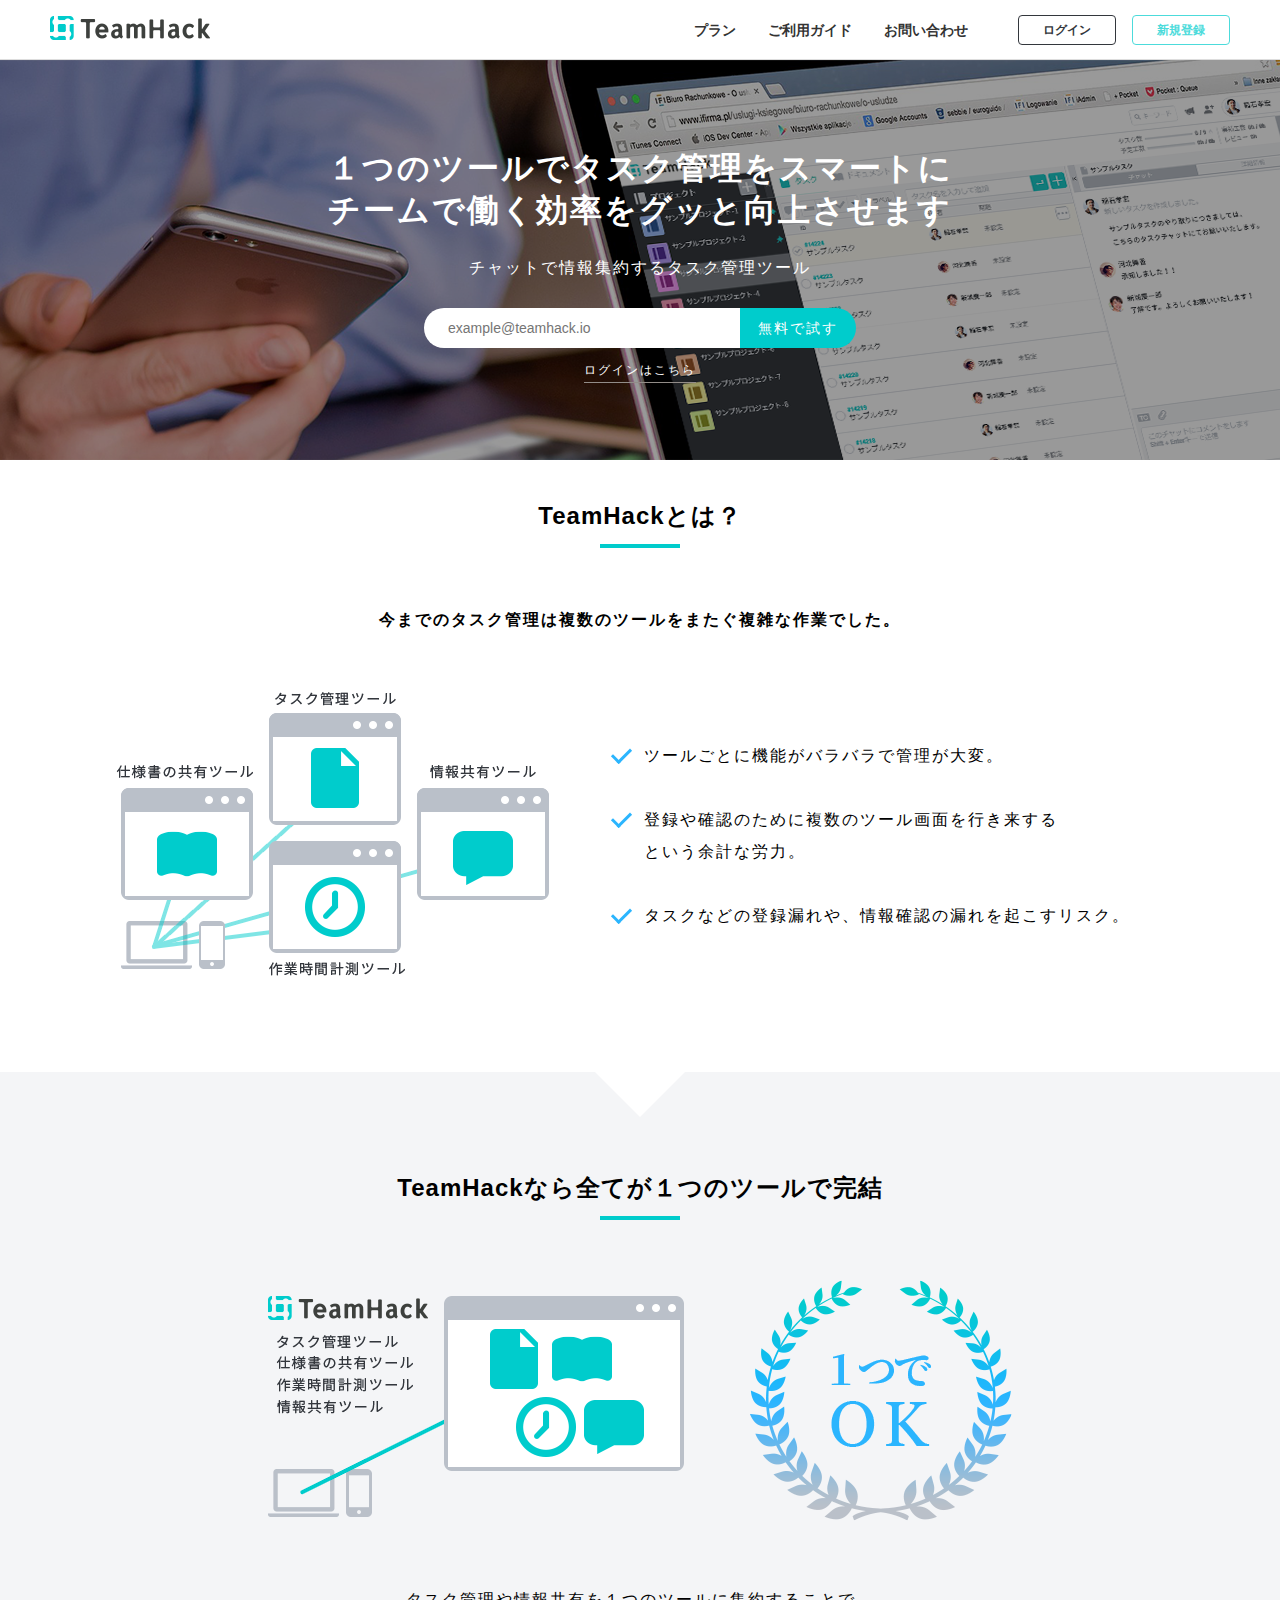
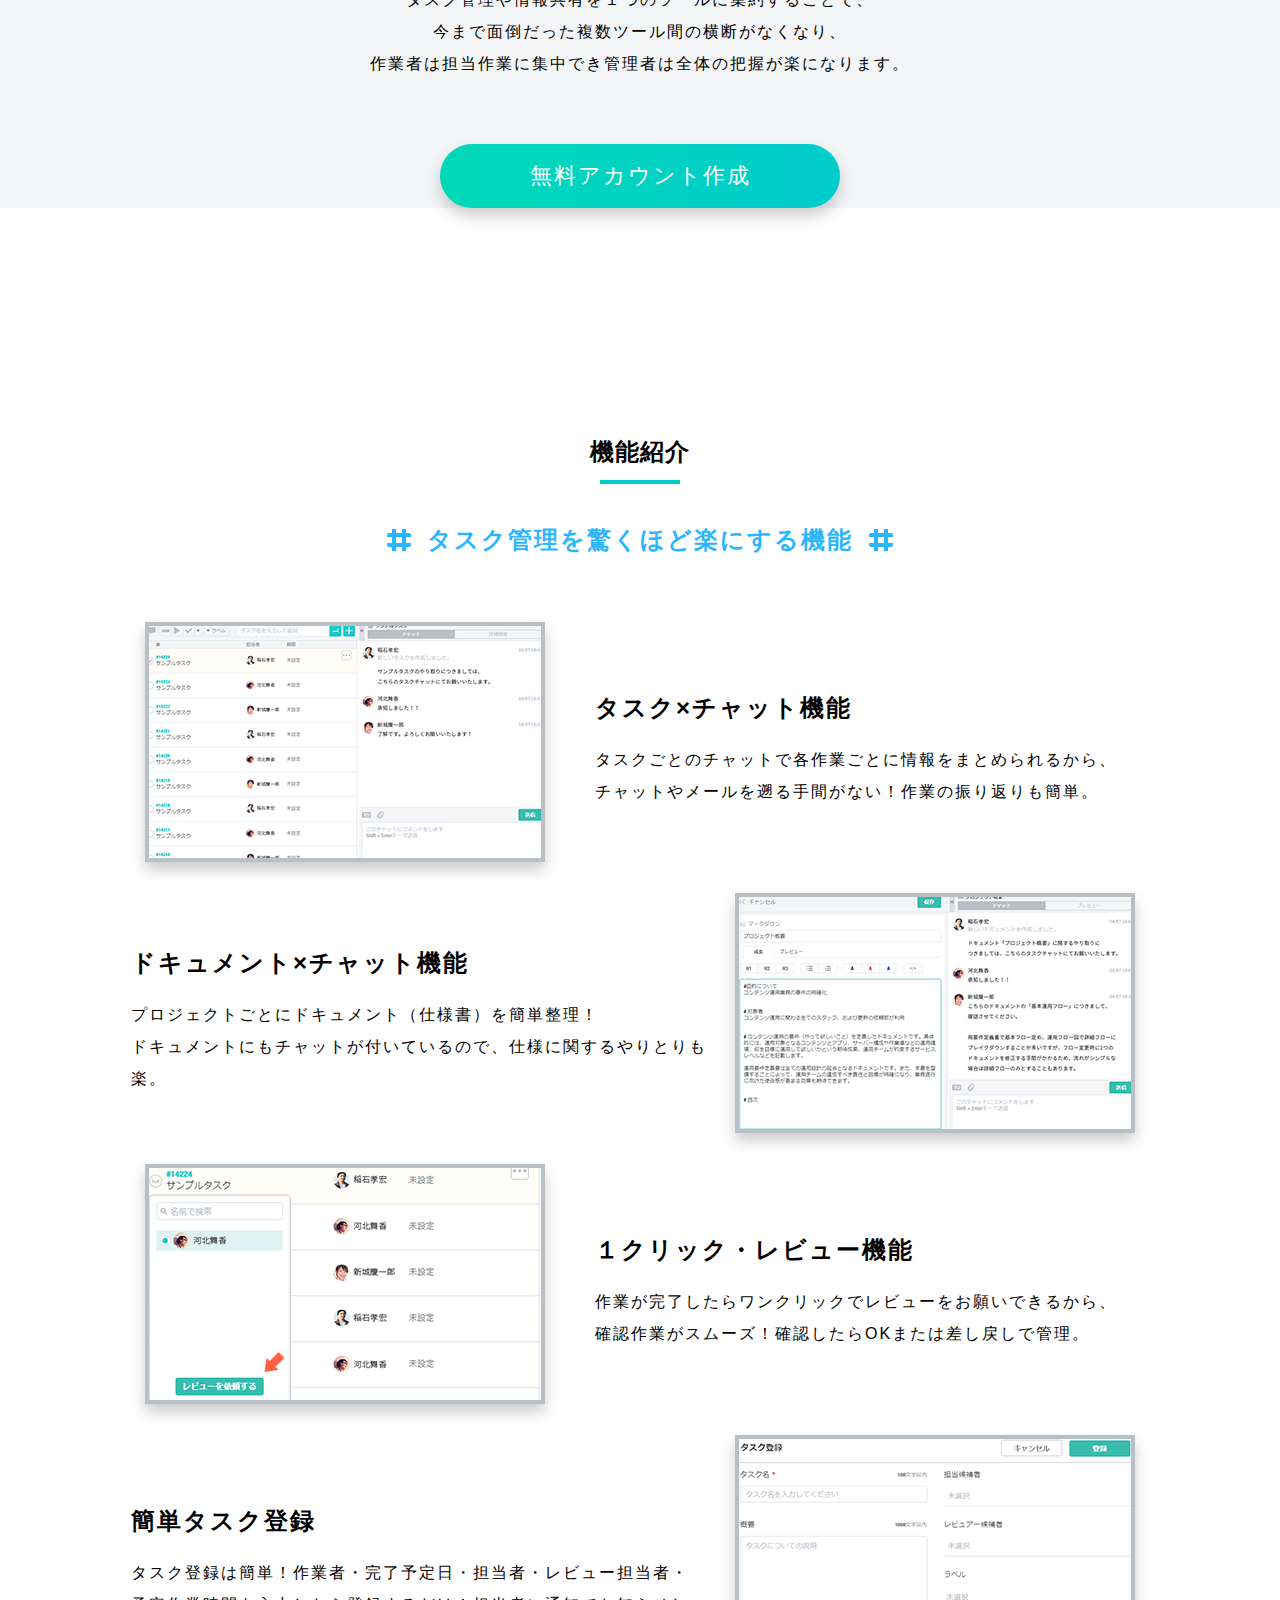
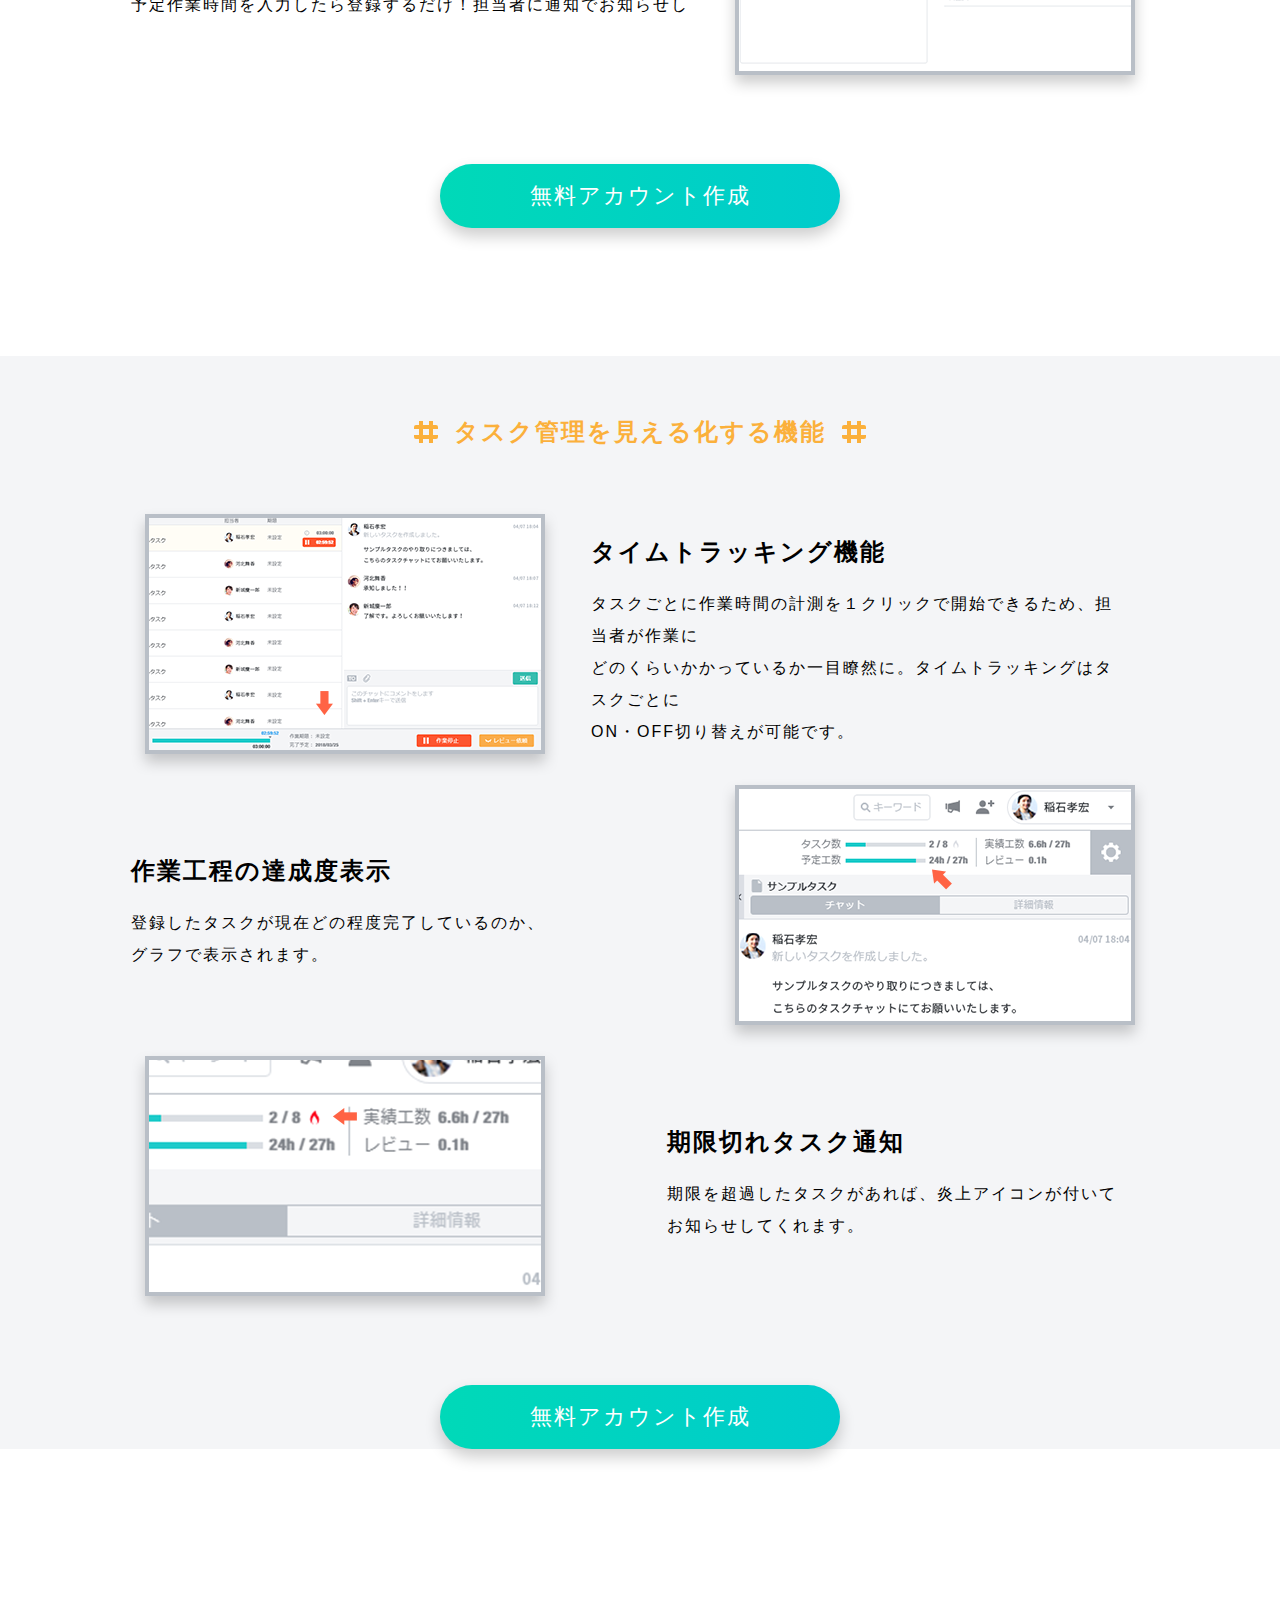
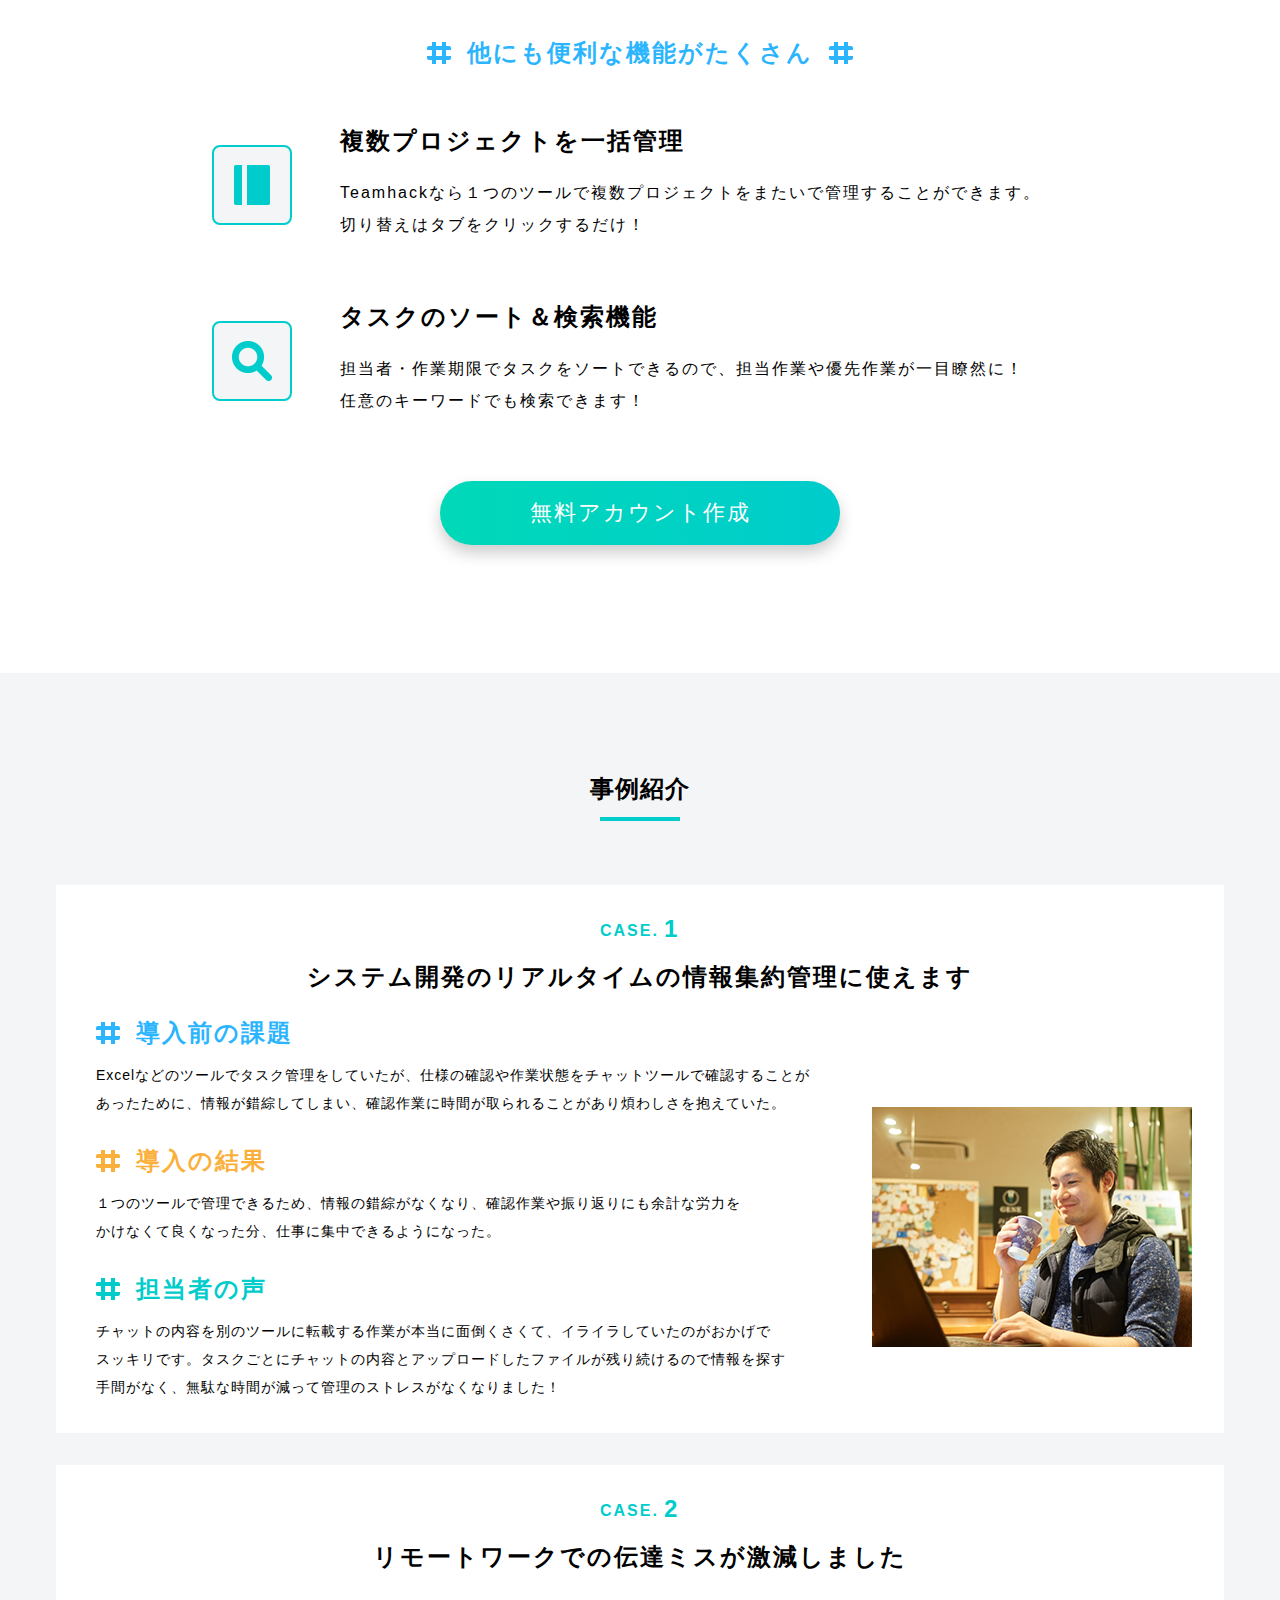
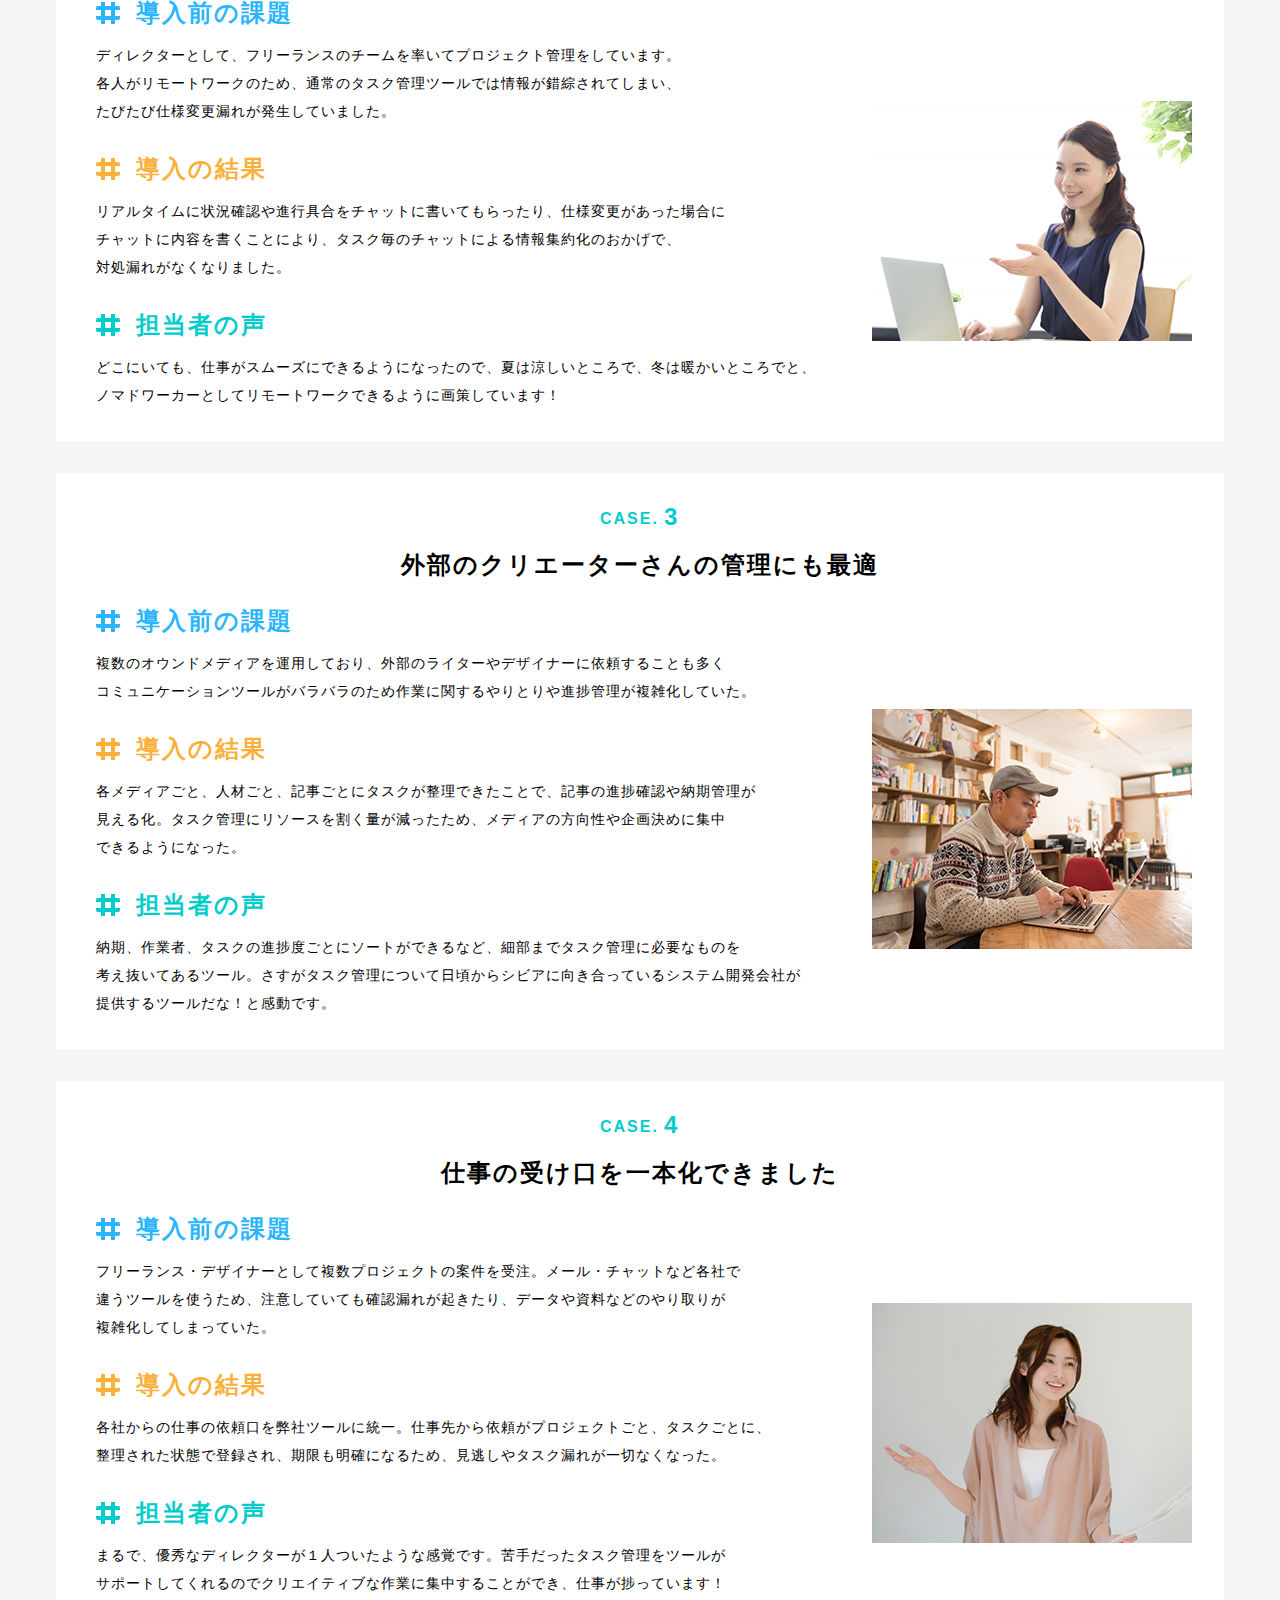
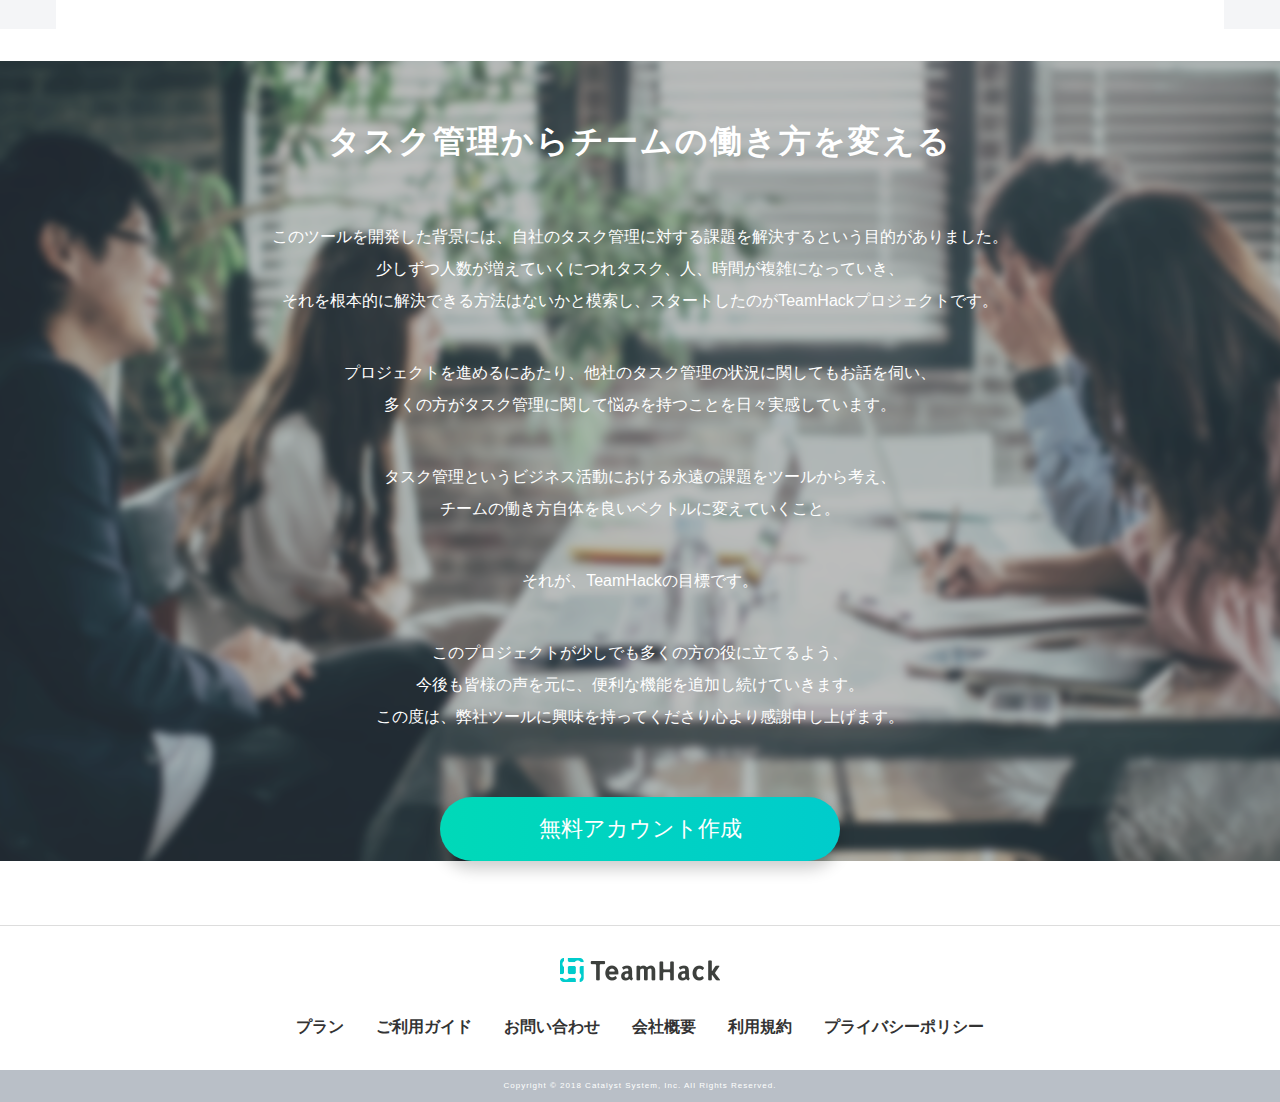
<file: index.html>
<!DOCTYPE html>
<html lang="ja">
<head>
    <meta charset="UTF-8">
    <title>サイト　模写</title>
    <link rel="stylesheet" type="text/css" href="css/style.css">
    <link href="https://fonts.googleapis.com/css?family=Montserrat" rel="stylesheet">
    <meta name="viewport" content="width=device-width,initial-scale=1">
    <script src="js/jquery-3.3.1.min.js"></script>
  	<script src="js/script.js"></script>
</head>

<body>
  <header>
    <div class="header_container">
      <div class="top_img">
        <a href="index.html"><img src="img/logo.png"></a>
      </div>
      <div class="header_items">
        <ul class="header_link">
          <li><a href="plan/plan.html">プラン</a></li>
          <li><a href="guide/guide.html">ご利用ガイド</a></li>
          <li><a href="contact/contact.html">お問い合わせ</a></li>
        </ul>
        <ul class="header_btn">
          <li class="login">ログイン</li>
          <li class="regist">新規登録</li>
        </ul>
      </div>
      <nav class="header_items_sp header_close">
        <ul class="header_link_sp">
          <li><a href="index.html">トップページ</a></li>
          <li><a href="plan/plan.html">プラン</a></li>
          <li><a href="guide/guide.html">ご利用ガイド</a></li>
          <li><a href="contact/contact.html">お問い合わせ</a></li>
        </ul>
        <ul class="header_btn_sp">
          <li class="login">ログイン</li>
          <li class="regist">新規登録</li>
        </ul>
      </nav>
    </div>
    <div class="bar_container">
     <div class="bar"></div>
   </div>
  </header>


   <section id="keyvisual">
    <div class="keyvisual_contents">
      <p class="keyvisual_main">１つのツールでタスク管理をスマートに<br>チームで働く効率をグッと向上させます</p>
      <p class="keyvisual_ex">チャットで情報集約するタスク管理ツール</p>
      <div class="freetrial">
        <input type="email" name="email" placeholder="example@teamhack.io" class="freetrial_adress">
        <p class="freetrial_ex">無料で試す</p>
      </div>
      <div class="teamhackbottom_btn">無料アカウント作成</div>
      <p class="keyvisual_login">ログインはこちら</p>
  </section>

   <section id="teamhacktop">
    <h1 class="teamhacktop_intro">TeamHackとは？</h1>
    <p class="teamhacktop_intro_ex">今までのタスク管理は複数のツールをまたぐ複雑な作業でした。</p>
    <div class="teamhacktop_contents">
      <div class="teamhacktop_contents_left">
        <img src="img/tool_before.png">
      </div>
      <ul class="teamhacktop_contents_right">
        <li>ツールごとに機能がバラバラで管理が大変。</li>
        <li>登録や確認のために複数のツール画面を行き来する<br>という余計な労力。</li>
        <li>タスクなどの登録漏れや、情報確認の漏れを起こすリスク。</li>
      </ul>
    </div>
  </section>

  <section id="teamhackbottom">
    <h1 class="teamhackbottom_intro">TeamHackなら全てが<br class="sp">１つのツールで完結</h1>
    <div class="teamhackbottom_contents">
      <div class="teamhackbottom_contents_left">
        <img src="img/tool_after.png">
      </div>
      <div class="teamhackbottom_contents_right">
        <img src="img/tool_ok.png">
      </div>
    </div>
    <p class="teamhackbottom_intro_ex">タスク管理や情報共有を１つのツールに集約することで、
      <br>今まで面倒だった複数ツール間の横断がなくなり、
      <br>作業者は担当作業に集中でき管理者は全体の把握が楽になります。</p>
    <div class="teamhackbottom_btn">無料アカウント作成</div>
  </section>

  <section id="function">
    <div class="function_container1">
    <h1 class="function_intro">機能紹介</h1>
    <div class="h2_container h2_container_blue">
      <div class="h2_logo h2_logo_blue"></div>
      <h2>タスク管理を驚くほど楽にする機能</h2>
      <div class="h2_logo h2_logo_blue"></div>
    </div>
      <div class="function_content function_content1">
        <div class="function_content_img">
          <img src="img/func_1_1.png">
        </div>
        <div class="function_content_text">
          <h3>タスク×チャット機能</h3>
          <p>タスクごとのチャットで各作業ごとに情報をまとめられるから、<br>
            チャットやメールを遡る手間がない！作業の振り返りも簡単。</p>
        </div>
      </div>
      <div class="function_content function_content2">
        <div class="function_content_img">
          <img src="img/func_1_2.png">
        </div>
        <div class="function_content_text">
          <h3>ドキュメント×チャット機能</h3>
          <p>プロジェクトごとにドキュメント（仕様書）を簡単整理！ <br>
            ドキュメントにもチャットが付いているので、仕様に関するやりとりも楽。</p>
        </div>
      </div>
      <div class="function_content function_content3">
        <div class="function_content_img">
          <img src="img/func_1_3.png">
        </div>
        <div class="function_content_text">
          <h3>１クリック・レビュー機能</h3>
          <p>作業が完了したらワンクリックでレビューをお願いできるから、<br>
            確認作業がスムーズ！確認したらOKまたは差し戻しで管理。</p>
        </div>
      </div>
      <div class="function_content function_content4">
        <div class="function_content_img">
          <img src="img/func_1_4.png">
        </div>
        <div class="function_content_text">
          <h3>簡単タスク登録</h3>
          <p>タスク登録は簡単！作業者・完了予定日・担当者・レビュー担当者・<br>
            予定作業時間を入力したら登録するだけ！担当者に通知でお知らせし</p>
        </div>
      </div>
      <div class="teamhackbottom_btn">無料アカウント作成</div>
    </div>

    <div class="function_container2">
       <div class="h2_container h2_container_orange">
        <div class="h2_logo h2_logo_orange"></div>
        <h2>タスク管理を見える化する機能</h2>
        <div class="h2_logo h2_logo_orange"></div>
       </div>
     <div class="function_content_container2">
      <div class="function_content function_content1">
        <div class="function_content_img">
          <img src="img/func_2_1.png">
        </div>
        <div class="function_content_text">
          <h3>タイムトラッキング機能</h3>
          <p>タスクごとに作業時間の計測を１クリックで開始できるため、担当者が作業に<br>
            どのくらいかかっているか一目瞭然に。タイムトラッキングはタスクごとに<br>
            ON・OFF切り替えが可能です。</p>
        </div>
      </div>
      <div class="function_content function_content2">
        <div class="function_content_img">
          <img src="img/func_2_2.png">
        </div>
        <div class="function_content_text">
          <h3>作業工程の達成度表示</h3>
          <p>登録したタスクが現在どの程度完了しているのか、<br>
            グラフで表示されます。</p>
        </div>
      </div>
      <div class="function_content function_content3">
        <div class="function_content_img">
          <img src="img/func_2_3.png">
        </div>
        <div class="function_content_text">
          <h3>期限切れタスク通知</h3>
          <p>期限を超過したタスクがあれば、炎上アイコンが付いて<br>
            お知らせしてくれます。</p>
        </div>
      </div>
      <div class="teamhackbottom_btn">無料アカウント作成</div>
     </div>
    </div>

    <div class="otherfunction_container">
       <div class="h2_container h2_container_blue">
        <div class="h2_logo h2_logo_blue"></div>
        <h2>他にも便利な機能がたくさん</h2>
        <div class="h2_logo h2_logo_blue"></div>
       </div>

       <div class="otherfunction_content">
         <div class="otherfunction_icon">
           <img src="img/otherfunction_icon1.png">
         </div>
         <div class="function_content_text">
           <h3>複数プロジェクトを一括管理</h3>
           <p>Teamhackなら１つのツールで複数プロジェクトをまたいで管理することができます。<br>
              切り替えはタブをクリックするだけ！</p>
         </div>
      </div>
      <div class="otherfunction_content ofc2">
         <div class="otherfunction_icon">
           <img src="img/otherfunction_icon2.png">
         </div>
         <div class="function_content_text">
           <h3>タスクのソート＆検索機能</h3>
           <p>担当者・作業期限でタスクをソートできるので、担当作業や優先作業が一目瞭然に！<br>
             任意のキーワードでも検索できます！</p>
         </div>
      </div>
      <div class="teamhackbottom_btn">無料アカウント作成</div>
     </div>

  </section>

   <section id="example">
    <h1 class="example_intro">事例紹介</h1>
    <div class="example_container">
      <div class="case_container">
        <p class="case_left">CASE.</p>
        <p class="case_right">1</p>
      </div>
      <p class="case_intro">システム開発のリアルタイムの情報集約管理に使えます</p>
      <div class="example_contents_container">
        <div class="example_text_container">
          <div class="example_text">
            <div class="h2_container h2_container_blue">
              <div class="h2_logo h2_logo_blue"></div>
              <h2>導入前の課題</h2>
            </div>
            <p>Excelなどのツールでタスク管理をしていたが、仕様の確認や作業状態をチャットツールで確認することが<br>
            あったために、情報が錯綜してしまい、確認作業に時間が取られることがあり煩わしさを抱えていた。
            </p>
          </div>
          <div class="example_text">
            <div class="h2_container h2_container_orange">
              <div class="h2_logo h2_logo_orange"></div>
              <h2>導入の結果</h2>
            </div>
            <p>１つのツールで管理できるため、情報の錯綜がなくなり、確認作業や振り返りにも余計な労力を<br>かけなくて良くなった分、仕事に集中できるようになった。</p>
          </div>
          <div class="example_text">
            <div class="h2_container h2_container_green">
              <div class="h2_logo h2_logo_green"></div>
              <h2>担当者の声</h2>
            </div>
            <p>チャットの内容を別のツールに転載する作業が本当に面倒くさくて、イライラしていたのがおかげで<br>
           スッキリです。タスクごとにチャットの内容とアップロードしたファイルが残り続けるので情報を探す<br>
           手間がなく、無駄な時間が減って管理のストレスがなくなりました！
            </p>
          </div>
        </div>
        <div class="example_img">
          <img src="img/case_1.png">
        </div>
      </div>
    </div>

    <div class="example_container">
      <div class="case_container">
        <p class="case_left">CASE.</p>
        <p class="case_right">2</p>
      </div>
      <p class="case_intro">リモートワークでの伝達ミスが激減しました</p>
      <div class="example_contents_container">
        <div class="example_text_container">
          <div class="example_text">
            <div class="h2_container h2_container_blue">
              <div class="h2_logo h2_logo_blue"></div>
              <h2>導入前の課題</h2>
            </div>
            <p>ディレクターとして、フリーランスのチームを率いてプロジェクト管理をしています。<br>
              各人がリモートワークのため、通常のタスク管理ツールでは情報が錯綜されてしまい、<br>
              たびたび仕様変更漏れが発生していました。
            </p>
          </div>
          <div class="example_text">
            <div class="h2_container h2_container_orange">
              <div class="h2_logo h2_logo_orange"></div>
              <h2>導入の結果</h2>
            </div>
            <p>リアルタイムに状況確認や進行具合をチャットに書いてもらったり、仕様変更があった場合に
              <br>チャットに内容を書くことにより、タスク毎のチャットによる情報集約化のおかげで、
              <br>対処漏れがなくなりました。
            </p>
          </div>
          <div class="example_text">
            <div class="h2_container h2_container_green">
              <div class="h2_logo h2_logo_green"></div>
              <h2>担当者の声</h2>
            </div>
            <p>どこにいても、仕事がスムーズにできるようになったので、夏は涼しいところで、冬は暖かいところでと、
              <br>ノマドワーカーとしてリモートワークできるように画策しています！
            </p>
          </div>
        </div>
        <div class="example_img">
          <img src="img/case_2.png">
        </div>
      </div>
    </div>

    <div class="example_container">
      <div class="case_container">
        <p class="case_left">CASE.</p>
        <p class="case_right">3</p>
      </div>
      <p class="case_intro">外部のクリエーターさんの管理にも最適</p>
      <div class="example_contents_container">
        <div class="example_text_container">
          <div class="example_text">
            <div class="h2_container h2_container_blue">
              <div class="h2_logo h2_logo_blue"></div>
              <h2>導入前の課題</h2>
            </div>
            <p>複数のオウンドメディアを運用しており、外部のライターやデザイナーに依頼することも多く
              <br>コミュニケーションツールがバラバラのため作業に関するやりとりや進捗管理が複雑化していた。
            </p>
          </div>
          <div class="example_text">
            <div class="h2_container h2_container_orange">
              <div class="h2_logo h2_logo_orange"></div>
              <h2>導入の結果</h2>
            </div>
            <p>各メディアごと、人材ごと、記事ごとにタスクが整理できたことで、記事の進捗確認や納期管理が
               <br>見える化。タスク管理にリソースを割く量が減ったため、メディアの方向性や企画決めに集中
               <br>できるようになった。
             </p>
          </div>
          <div class="example_text">
            <div class="h2_container h2_container_green">
              <div class="h2_logo h2_logo_green"></div>
              <h2>担当者の声</h2>
            </div>
            <p>納期、作業者、タスクの進捗度ごとにソートができるなど、細部までタスク管理に必要なものを
              <br>考え抜いてあるツール。さすがタスク管理について日頃からシビアに向き合っているシステム開発会社が
              <br>提供するツールだな！と感動です。
            </p>
          </div>
        </div>
        <div class="example_img">
          <img src="img/case_3.png">
        </div>
      </div>
    </div>

    <div class="example_container">
      <div class="case_container">
        <p class="case_left">CASE.</p>
        <p class="case_right">4</p>
      </div>
      <p class="case_intro">仕事の受け口を一本化できました</p>
      <div class="example_contents_container">
        <div class="example_text_container">
          <div class="example_text">
            <div class="h2_container h2_container_blue">
              <div class="h2_logo h2_logo_blue"></div>
              <h2>導入前の課題</h2>
            </div>
            <p>フリーランス・デザイナーとして複数プロジェクトの案件を受注。メール・チャットなど各社で
              <br>違うツールを使うため、注意していても確認漏れが起きたり、データや資料などのやり取りが
              <br>複雑化してしまっていた。
            </p>
          </div>
          <div class="example_text">
            <div class="h2_container h2_container_orange">
              <div class="h2_logo h2_logo_orange"></div>
              <h2>導入の結果</h2>
            </div>
            <p>各社からの仕事の依頼口を弊社ツールに統一。仕事先から依頼がプロジェクトごと、タスクごとに、
              <br>整理された状態で登録され、期限も明確になるため、見逃しやタスク漏れが一切なくなった。
            </p>
          </div>
          <div class="example_text">
            <div class="h2_container h2_container_green">
              <div class="h2_logo h2_logo_green"></div>
              <h2>担当者の声</h2>
            </div>
            <p>まるで、優秀なディレクターが１人ついたような感覚です。苦手だったタスク管理をツールが
               <br>サポートしてくれるのでクリエイティブな作業に集中することができ、仕事が捗っています！
            </p>
          </div>
        </div>
        <div class="example_img">
          <img src="img/case_4.png">
        </div>
      </div>
    </div>
  </section>

  <section id="taskmanage">
      <div class="taskmanage_intro">タスク管理から<br class="sp">チームの働き方を変える</div>
      <p>このツールを開発した背景には、自社のタスク管理に対する課題を解決するという目的がありました。
        <br>少しずつ人数が増えていくにつれタスク、人、時間が複雑になっていき、
        <br>それを根本的に解決できる方法はないかと模索し、スタートしたのがTeamHackプロジェクトです。
      </p>
      <p>プロジェクトを進めるにあたり、他社のタスク管理の状況に関してもお話を伺い、
        <br>多くの方がタスク管理に関して悩みを持つことを日々実感しています。
      </p>
      <p>タスク管理というビジネス活動における永遠の課題をツールから考え、
        <br>チームの働き方自体を良いベクトルに変えていくこと。
      </p>
      <p>それが、TeamHackの目標です。</p>
      <p>このプロジェクトが少しでも多くの方の役に立てるよう、
        <br>今後も皆様の声を元に、便利な機能を追加し続けていきます。
        <br>この度は、弊社ツールに興味を持ってくださり心より感謝申し上げます。
      </p>
      <div class="teamhackbottom_btn">無料アカウント作成</div>
  </section>

  <footer>
    <div class="footer_img">
      <a href="index.html"><img src="img/logo.png"></a>
    </div>
    <ul class="footer_nav">

      <li><a href="plan/plan.html">プラン</a></li>
      <li><a href="guide/guide.html">ご利用ガイド</a></li>
      <li><a href="contact/contact.html">お問い合わせ</a></li>

      <li><a href="inquiry/inquiry.html">会社概要</a></li>
      <li><a href="terms/terms.html">利用規約</a></li>
      <li><a href="privacy/privacy.html">プライバシーポリシー</a></li>

    </ul>
    <div class="copyright">
      <p>Copyright © 2018<br class="sp"> Catalyst System, Inc. All Rights Reserved.</p>
    </div>
  </footer>






</body>
</file>
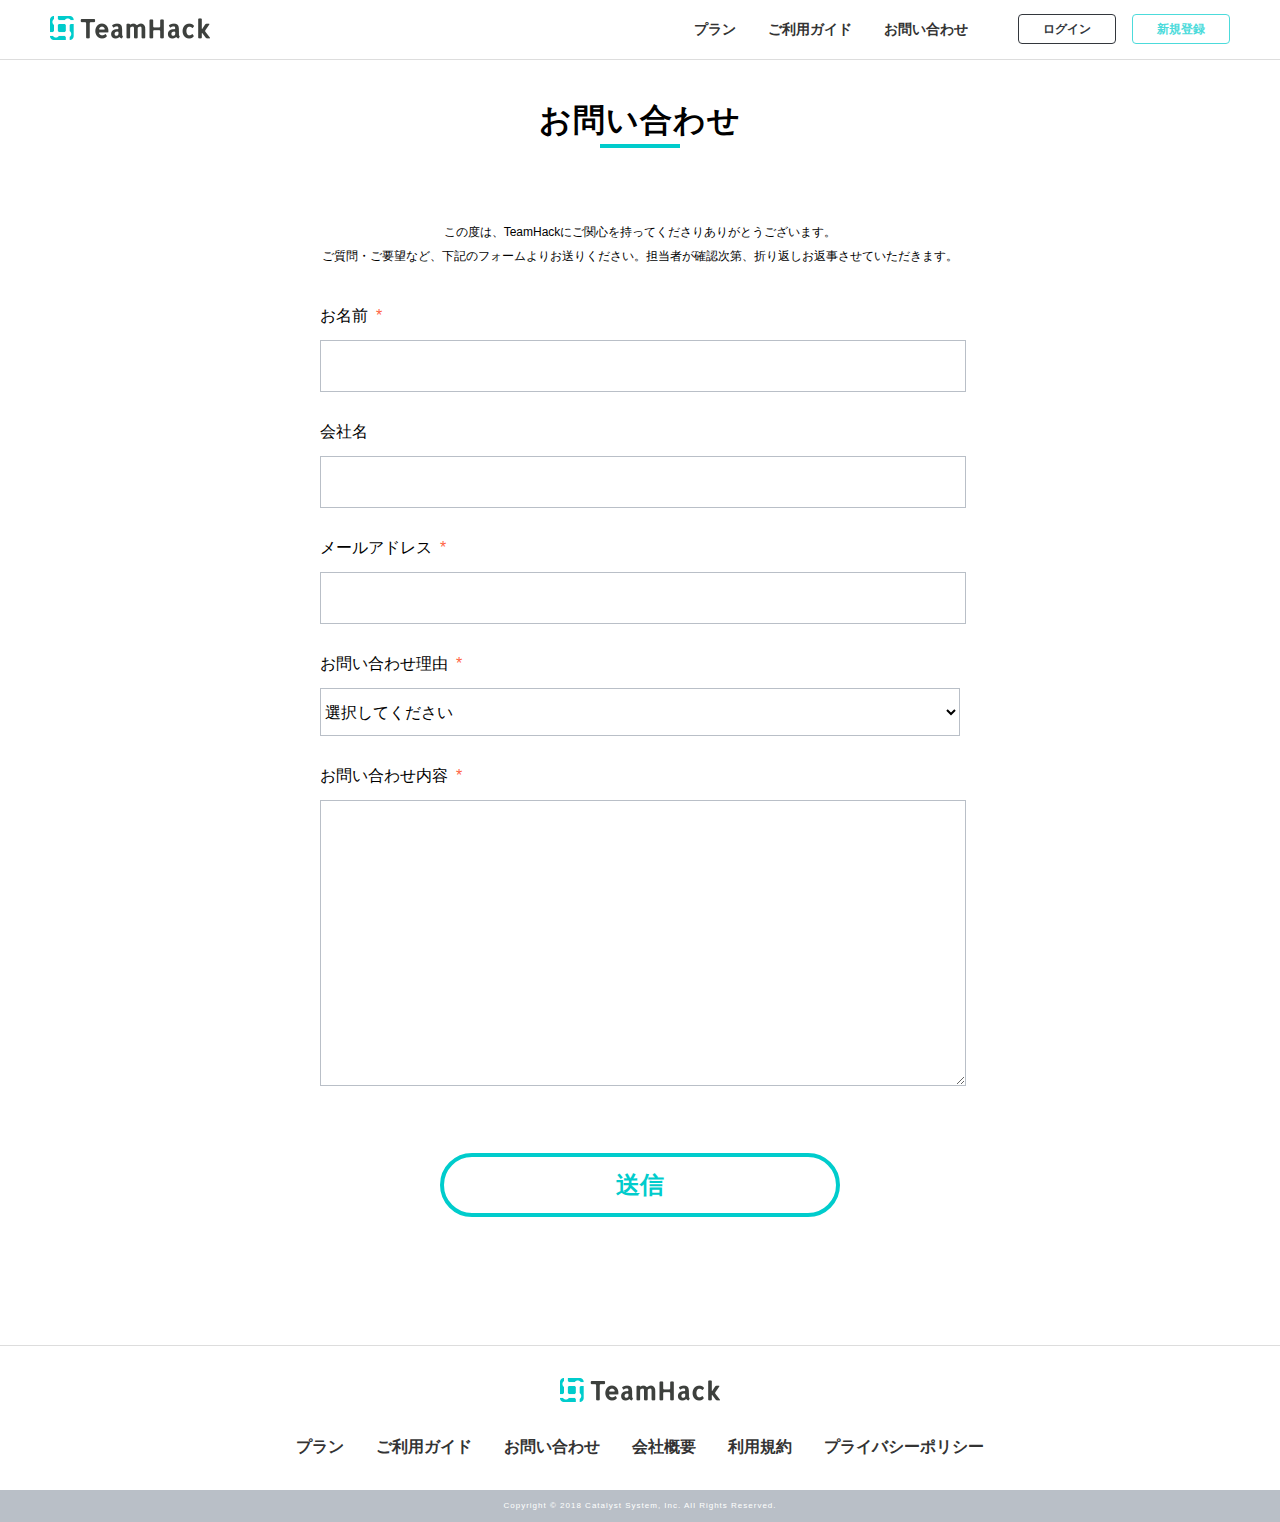
<file: contact/contact.html>
<!DOCTYPE html>
<html lang="ja">
<head>
    <meta charset="UTF-8">
    <meta name="viewport" content="width=device-width,initial-scale=1">
    <title></title>
    <link rel="stylesheet" type="text/css" href="css/style.css">
    <link href="https://fonts.googleapis.com/css?family=Montserrat" rel="stylesheet">
    <script src="../js/jquery-3.3.1.min.js"></script>
  	<script src="../js/script.js"></script>
    <script type="text/javascript">
        $(function(){
            $("#header").load("../include/header.html");
        })
    </script>
</head>

<body>
  <header id="header">
      <!--ここに header.htmlが読み込まれる-->
  </header>

  <section id="contact">
   <h1 class="contact_intro">お問い合わせ</h1>
   <p class="contact_ex">この度は、TeamHackにご関心を持ってくださりありがとうございます。
      <br>ご質問・ご要望など、下記のフォームよりお送りください。担当者が確認次第、折り返しお返事させていただきます。
    </p>
      <div class="contact_container">
        <p class="contact_menu">お名前<span>*</span></p>
        <input type="text" name="text" class="contact_textarea">
      </div>
      <div class="contact_container">
        <p class="contact_menu">会社名<span></span></p>
        <input type="text" name="text" class="contact_textarea" class="contact_textarea">
      </div>
      <div class="contact_container">
        <p class="contact_menu">メールアドレス<span>*</span></p>
        <input type="email" name="email" class="contact_textarea" class="contact_textarea">
      </div>
      <div class="contact_container">
        <p class="contact_menu">お問い合わせ理由<span>*</span></p>
        <select name="contact" class="contact_textarea" size="1">
          <option value="サンプル1">選択してください</option>
          <option value="サンプル2">もっと詳しく知りたい</option>
          <option value="サンプル3">サービスを利用したい</option>
          <option value="サンプル5">その他のお問い合わせ</option>
        </select>
      </div>
      <div class="contact_container">
        <p class="contact_menu">お問い合わせ内容<span>*</span></p>
        <textarea name="comment" cols="38" rows="11"  height="280"></textarea>
      </div>
      <div class="teamhackbottom_btn"><a href="">送信</a></div>

  </section>

  <footer>
    <div class="footer_img">
      <a href="../index.html"><img src="../img/logo.png"></a>
    </div>
    <ul class="footer_nav">
      <li><a href="../plan/plan.html">プラン</a></li>
      <li><a href="../guide/guide.html">ご利用ガイド</a></li>
      <li><a href="contact.html">お問い合わせ</a></li>
      <li><a href="../inquiry/inquiry.html">会社概要</a></li>
      <li><a href="../terms/terms.html">利用規約</a></li>
      <li><a href="../privacy/privacy.html">プライバシーポリシー</a></li>
    </ul>
    <div class="copyright">
      <p>Copyright © 2018 <br class="sp">Catalyst System, Inc. All Rights Reserved.</p>
    </div>
  </footer>
</body>
</html>
</file>
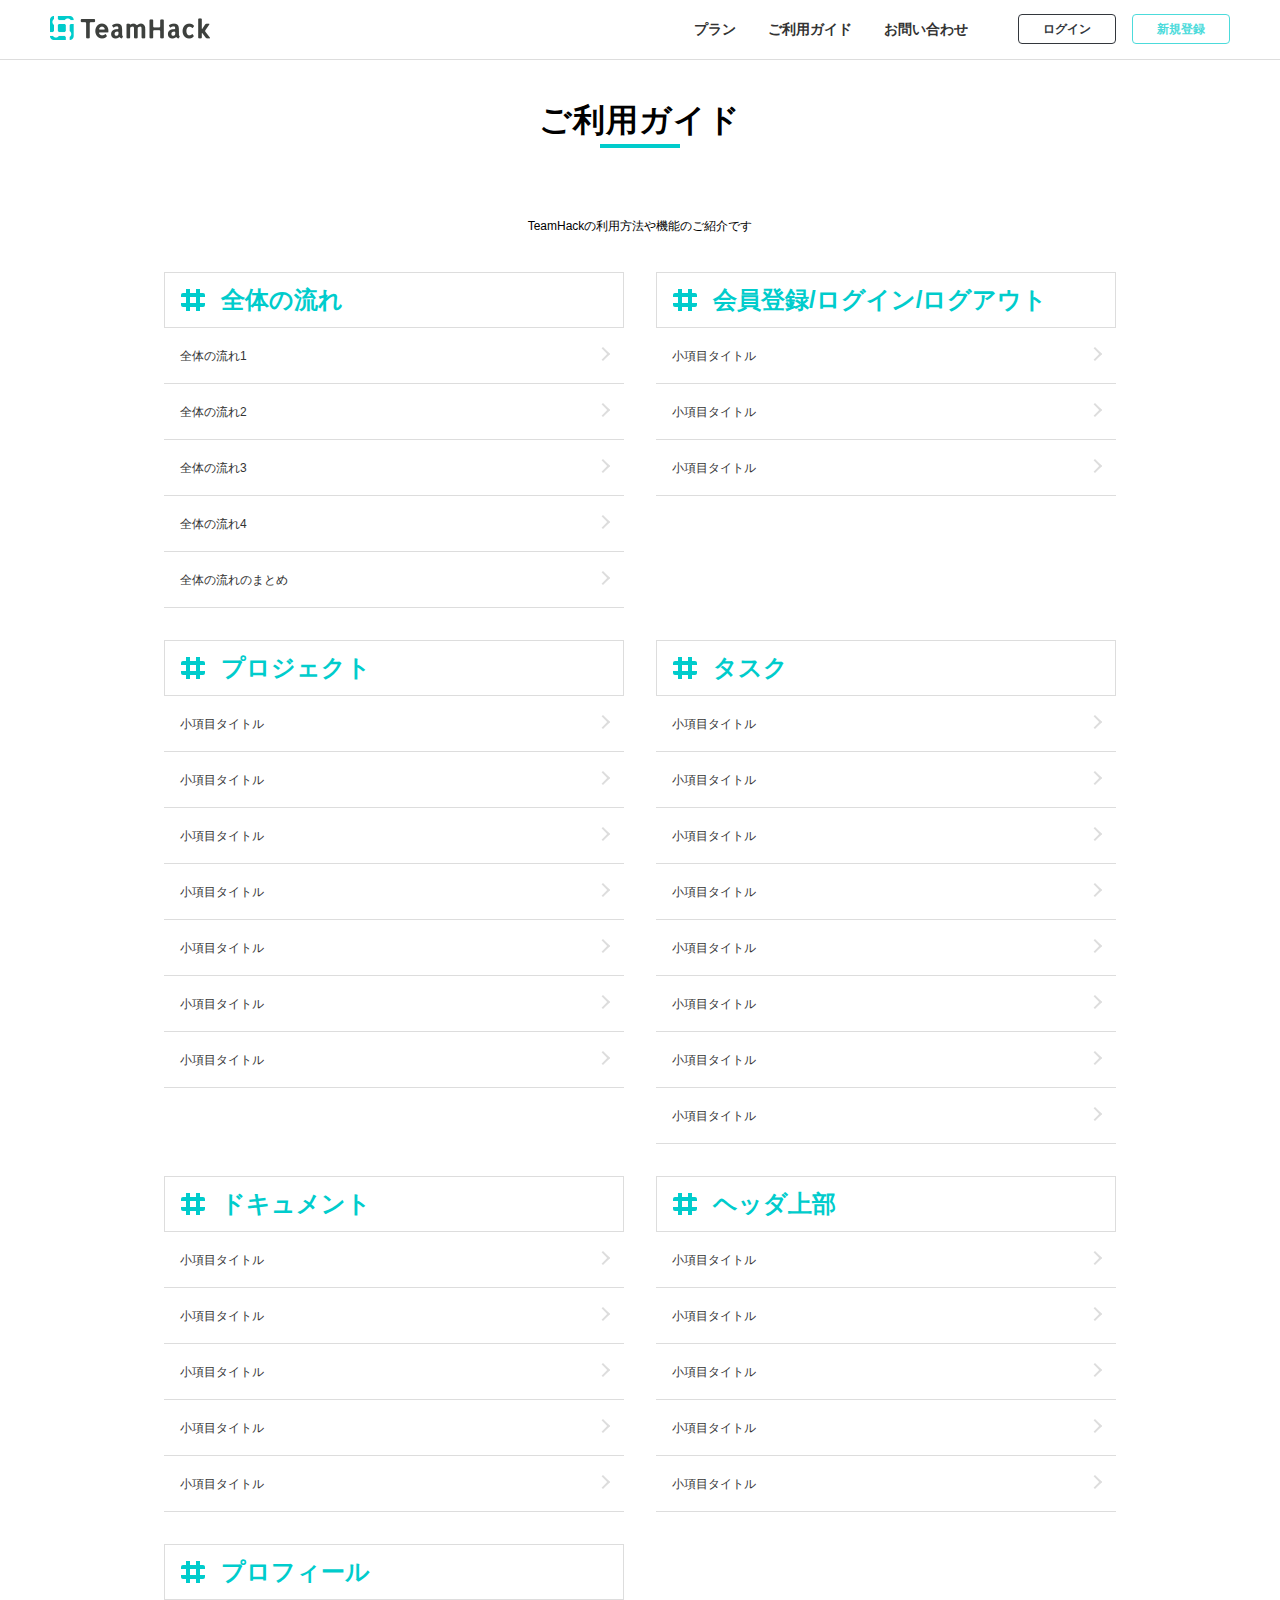
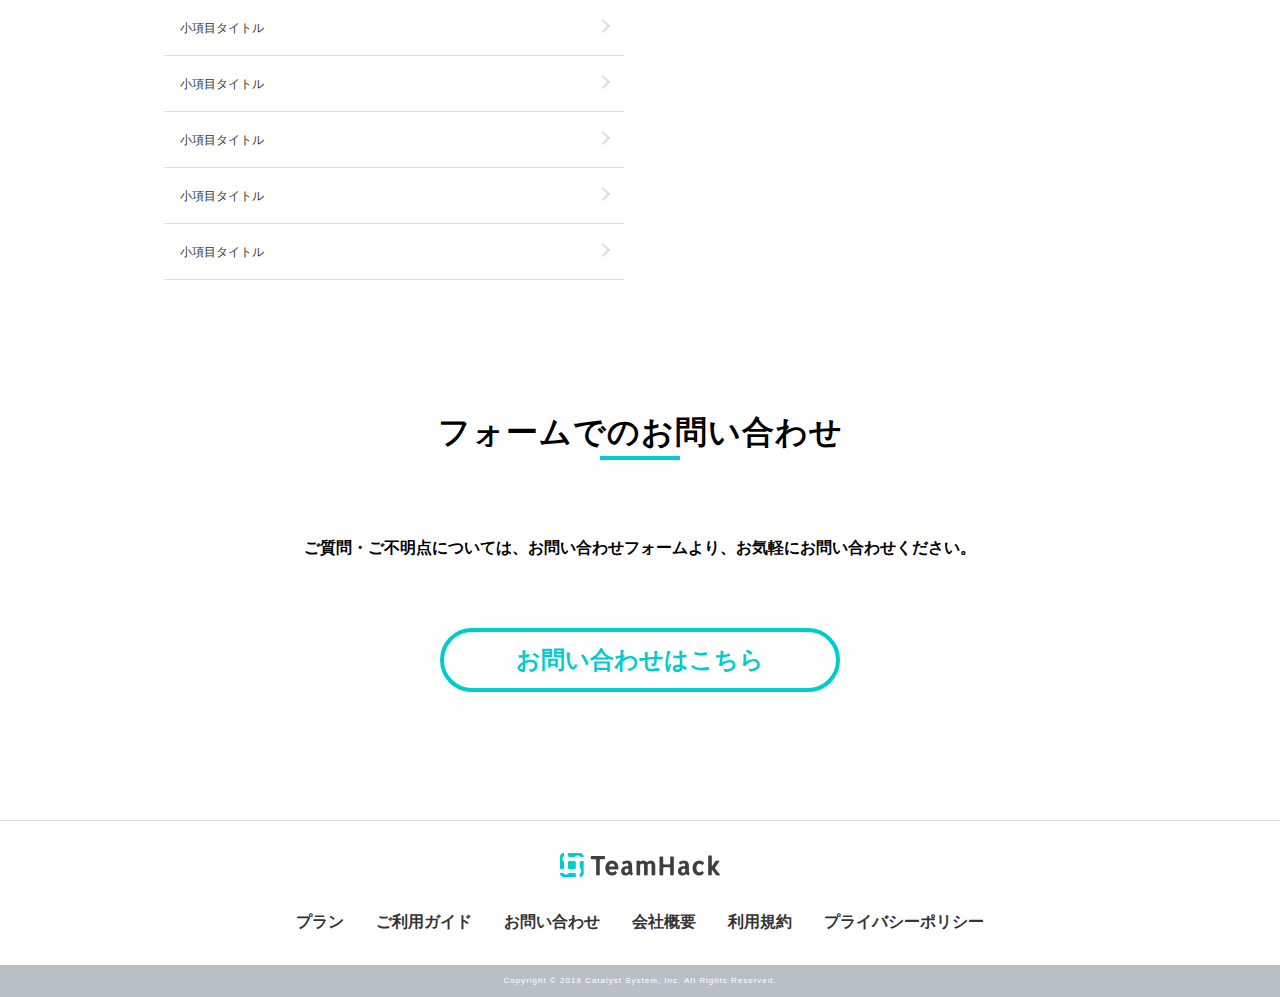
<file: guide/guide.html>
<!DOCTYPE html>
<html lang="ja">
<head>
    <meta charset="UTF-8">
    <meta name="viewport" content="width=device-width,initial-scale=1">
    <title></title>
    <link rel="stylesheet" type="text/css" href="css/style.css">
    <link href="https://fonts.googleapis.com/css?family=Montserrat" rel="stylesheet">
    <script src="../js/jquery-3.3.1.min.js"></script>
  	<script src="../js/script.js"></script>
    <script type="text/javascript">
        $(function(){
            $("#header").load("../include/header.html");
        })
    </script>
</head>

<body>
  <header id="header">
      <!--ここに header.htmlが読み込まれる-->
  </header>

  <section id="guide">
   <h1 class="guide_intro">ご利用ガイド</h1>
   <p class="guide_ex">TeamHackの利用方法や機能のご紹介です</p>
     <div class="all_guide_container">
      <div class="guide_container">
       <div class="h2_container h2_container_green">
         <div class="h2_logo h2_logo_green"></div>
         <h2>全体の流れ</h2>
       </div>
       <div class="guide_text_box">
         <a href="../guide_detail/guide_detail.html"><p class="guide_text">全体の流れ1</p></a>
       </div>
       <div class="guide_text_box">
         <a href="../guide_detail/guide_detail.html"><p class="guide_text">全体の流れ2</p></a>
       </div>
       <div class="guide_text_box">
         <a href="../guide_detail/guide_detail.html"><p class="guide_text">全体の流れ3</p></a>
       </div>
       <div class="guide_text_box">
         <a href="../guide_detail/guide_detail.html"><p class="guide_text">全体の流れ4</p></a>
       </div>
       <div class="guide_text_box">
        <a href="../guide_detail/guide_detail.html"><p class="guide_text">全体の流れのまとめ</p></a>
      </div>
     </div>
     <div class="guide_container">
      <div class="h2_container h2_container_green">
        <div class="h2_logo h2_logo_green"></div>
        <h2>会員登録/ログイン/ログアウト</h2>
      </div>
      <div class="guide_text_box">
        <a href="../guide_detail/guide_detail.html"><p class="guide_text">小項目タイトル</p></a>
      </div>
      <div class="guide_text_box">
        <a href="../guide_detail/guide_detail.html"><p class="guide_text">小項目タイトル</p></a>
      </div>
      <div class="guide_text_box">
        <a href="../guide_detail/guide_detail.html"><p class="guide_text">小項目タイトル</p></a>
      </div>
     </div>
     <div class="guide_container">
     <div class="h2_container h2_container_green">
       <div class="h2_logo h2_logo_green"></div>
       <h2>プロジェクト</h2>
     </div>
     <div class="guide_text_box">
       <a href="../guide_detail/guide_detail.html"><p class="guide_text">小項目タイトル</p></a>
     </div>
     <div class="guide_text_box">
       <a href="../guide_detail/guide_detail.html"><p class="guide_text">小項目タイトル</p></a>
     </div>
     <div class="guide_text_box">
       <a href="../guide_detail/guide_detail.html"><p class="guide_text">小項目タイトル</p></a>
     </div>
     <div class="guide_text_box">
       <a href="../guide_detail/guide_detail.html"><p class="guide_text">小項目タイトル</p></a>
     </div>
     <div class="guide_text_box">
       <a href="../guide_detail/guide_detail.html"><p class="guide_text">小項目タイトル</p></a>
     </div>
     <div class="guide_text_box">
       <a href="../guide_detail/guide_detail.html"><p class="guide_text">小項目タイトル</p></a>
     </div>
     <div class="guide_text_box">
       <a href="../guide_detail/guide_detail.html"><p class="guide_text">小項目タイトル</p></a>
     </div>
    </div>
    <div class="guide_container">
    <div class="h2_container h2_container_green">
      <div class="h2_logo h2_logo_green"></div>
      <h2>タスク</h2>
    </div>
    <div class="guide_text_box">
      <a href="../guide_detail/guide_detail.html"><p class="guide_text">小項目タイトル</p></a>
    </div>
    <div class="guide_text_box">
      <a href="../guide_detail/guide_detail.html"><p class="guide_text">小項目タイトル</p></a>
    </div>
    <div class="guide_text_box">
      <a href="../guide_detail/guide_detail.html"><p class="guide_text">小項目タイトル</p></a>
    </div>
    <div class="guide_text_box">
      <a href="../guide_detail/guide_detail.html"><p class="guide_text">小項目タイトル</p></a>
    </div>
    <div class="guide_text_box">
      <a href="../guide_detail/guide_detail.html"><p class="guide_text">小項目タイトル</p></a>
    </div>
    <div class="guide_text_box">
      <a href="../guide_detail/guide_detail.html"><p class="guide_text">小項目タイトル</p></a>
    </div>
    <div class="guide_text_box">
      <a href="../guide_detail/guide_detail.html"><p class="guide_text">小項目タイトル</p></a>
    </div>
    <div class="guide_text_box">
      <a href="../guide_detail/guide_detail.html"><p class="guide_text">小項目タイトル</p></a>
    </div>
    </div>
    <div class="guide_container">
    <div class="h2_container h2_container_green">
      <div class="h2_logo h2_logo_green"></div>
      <h2>ドキュメント</h2>
    </div>
    <div class="guide_text_box">
      <a href="../guide_detail/guide_detail.html"><p class="guide_text">小項目タイトル</p></a>
    </div>
    <div class="guide_text_box">
      <a href="../guide_detail/guide_detail.html"><p class="guide_text">小項目タイトル</p></a>
    </div>
    <div class="guide_text_box">
      <a href="../guide_detail/guide_detail.html"><p class="guide_text">小項目タイトル</p></a>
    </div>
    <div class="guide_text_box">
      <a href="../guide_detail/guide_detail.html"><p class="guide_text">小項目タイトル</p></a>
    </div>
    <div class="guide_text_box">
      <a href="../guide_detail/guide_detail.html"><p class="guide_text">小項目タイトル</p></a>
    </div>
    </div>
    <div class="guide_container">
    <div class="h2_container h2_container_green">
      <div class="h2_logo h2_logo_green"></div>
      <h2>ヘッダ上部</h2>
    </div>
    <div class="guide_text_box">
      <a href="../guide_detail/guide_detail.html"><p class="guide_text">小項目タイトル</p></a>
    </div>
    <div class="guide_text_box">
      <a href="../guide_detail/guide_detail.html"><p class="guide_text">小項目タイトル</p></a>
    </div>
    <div class="guide_text_box">
      <a href="../guide_detail/guide_detail.html"><p class="guide_text">小項目タイトル</p></a>
    </div>
    <div class="guide_text_box">
      <a href="../guide_detail/guide_detail.html"><p class="guide_text">小項目タイトル</p></a>
    </div>
    <div class="guide_text_box">
      <a href="../guide_detail/guide_detail.html"><p class="guide_text">小項目タイトル</p></a>
    </div>
    </div>
    <div class="guide_container">
    <div class="h2_container h2_container_green">
      <div class="h2_logo h2_logo_green"></div>
      <h2>プロフィール</h2>
    </div>
    <div class="guide_text_box">
      <a href="../guide_detail/guide_detail.html"><p class="guide_text">小項目タイトル</p></a>
    </div>
    <div class="guide_text_box">
      <a href="../guide_detail/guide_detail.html"><p class="guide_text">小項目タイトル</p></a>
    </div>
    <div class="guide_text_box">
      <a href="../guide_detail/guide_detail.html"><p class="guide_text">小項目タイトル</p></a>
    </div>
    <div class="guide_text_box">
      <a href="../guide_detail/guide_detail.html"><p class="guide_text">小項目タイトル</p></a>
    </div>
    <div class="guide_text_box">
      <a href="../guide_detail/guide_detail.html"><p class="guide_text">小項目タイトル</p></a>
    </div>
    </div>
   </div>
 </section>

 <section id="planmore">
  <h1 class="planmore_intro">フォームでのお問い合わせ</h1>
  <p class="planmore_text">ご質問・ご不明点については、お問い合わせフォームより、お気軽にお問い合わせください。
  </p>
  <div class="teamhackbottom_btn"><a href="../contact/contact.html">お問い合わせはこちら</a></div>
 </section>



  <footer>
    <div class="footer_img">
      <a href="../index.html"><img src="../img/logo.png"></a>
    </div>
    <ul class="footer_nav">
      <li><a href="../plan/plan.html">プラン</a></li>
      <li><a href="guide.html">ご利用ガイド</a></li>
      <li><a href="../contact/contact.html">お問い合わせ</a></li>
      <li><a href="../inquiry/inquiry.html">会社概要</a></li>
      <li><a href="../terms/terms.html">利用規約</a></li>
      <li><a href="../privacy/privacy.html">プライバシーポリシー</a></li>
    </ul>
    <div class="copyright">
      <p>Copyright © 2018<br class="sp"> Catalyst System, Inc. All Rights Reserved.</p>
    </div>
  </footer>
</body>
</html>
</file>
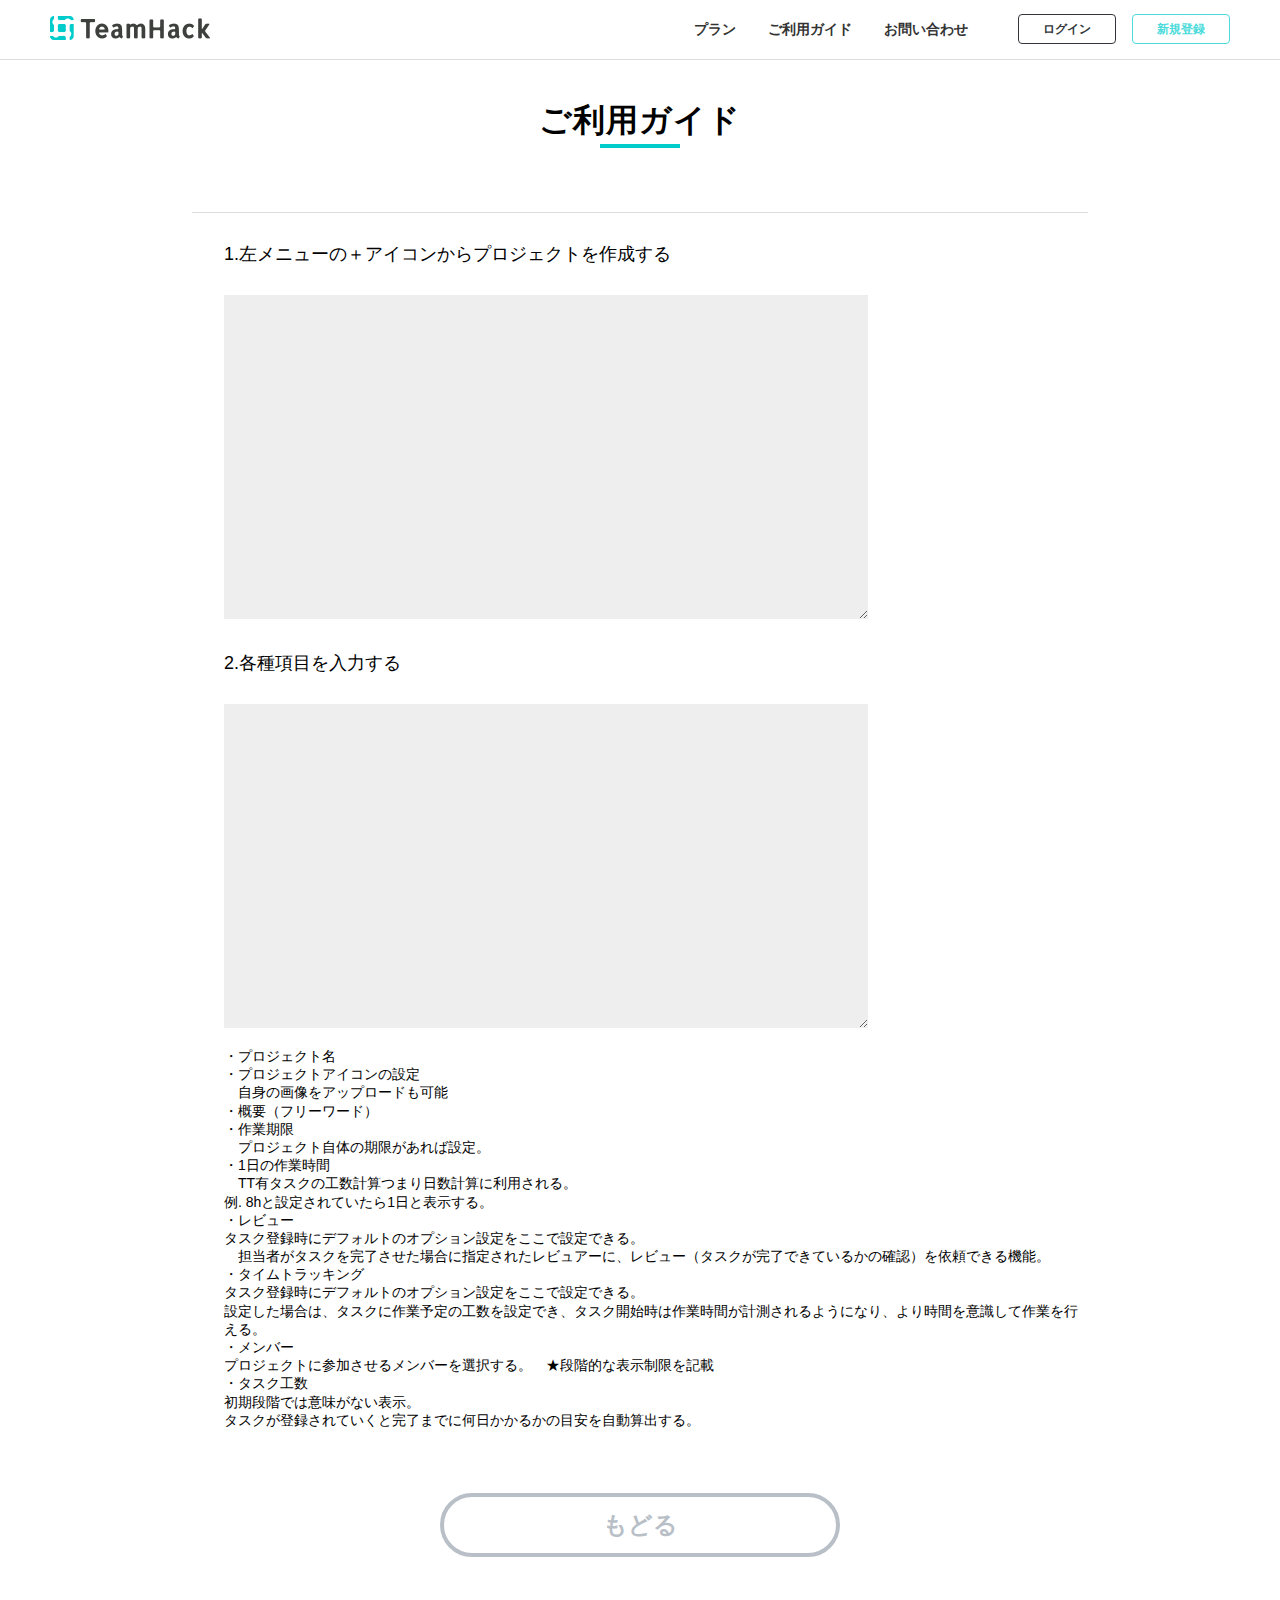
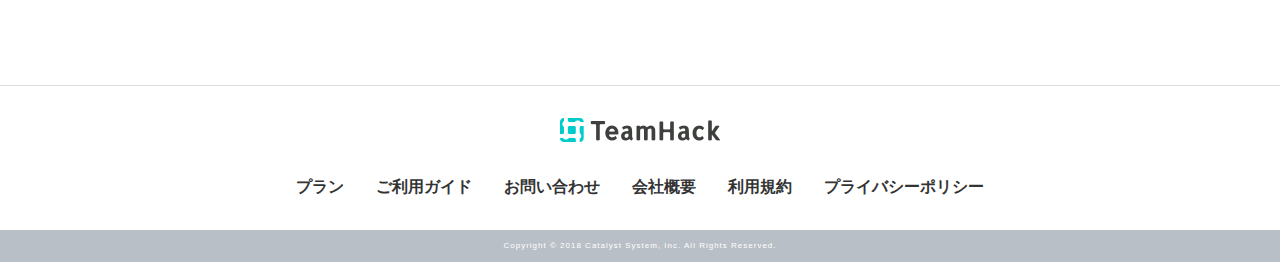
<file: guide_detail/guide_detail.html>
<!DOCTYPE html>
<html lang="ja">
<head>
    <meta charset="UTF-8">
    <meta name="viewport" content="width=device-width,initial-scale=1">
    <title></title>
    <link rel="stylesheet" type="text/css" href="css/style.css">
    <link href="https://fonts.googleapis.com/css?family=Montserrat" rel="stylesheet">
    <script src="../js/jquery-3.3.1.min.js"></script>
  	<script src="../js/script.js"></script>
    <script type="text/javascript">
        $(function(){
            $("#header").load("../include/header.html");
        })
    </script>
</head>

<body>
  <header id="header">
      <!--ここに header.htmlが読み込まれる-->
  </header>

  <section id="guide_detail">
   <h1 class="guide_detail_intro">ご利用ガイド</h1>
    <div class="all_guide_detail_container">
      <div class="guide_detail_container">
        <p class="guide_detail_menu">1.左メニューの＋アイコンからプロジェクトを作成する</p>
        <textarea name="comment" cols="38" rows="11"  height="280"></textarea>
      </div>
      <div class="guide_detail_container">
        <p class="guide_detail_menu">2.各種項目を入力する</p>
        <textarea name="comment" cols="38" rows="11"  height="280"></textarea>
      </div>
      <p class="guide_detail_text">
・プロジェクト名<br>
・プロジェクトアイコンの設定<br>
　自身の画像をアップロードも可能<br>
・概要（フリーワード）<br>
・作業期限<br>
　プロジェクト自体の期限があれば設定。<br>
・1日の作業時間<br>
　TT有タスクの工数計算つまり日数計算に利用される。<br>
  例. 8hと設定されていたら1日と表示する。<br>
・レビュー<br>
  タスク登録時にデフォルトのオプション設定をここで設定できる。<br>
　担当者がタスクを完了させた場合に指定されたレビュアーに、レビュー（タスクが完了できているかの確認）を依頼できる機能。<br>
・タイムトラッキング<br>
  タスク登録時にデフォルトのオプション設定をここで設定できる。<br>
  設定した場合は、タスクに作業予定の工数を設定でき、タスク開始時は作業時間が計測されるようになり、より時間を意識して作業を行える。<br>
・メンバー<br>
  プロジェクトに参加させるメンバーを選択する。　★段階的な表示制限を記載<br>
・タスク工数<br>
  初期段階では意味がない表示。<br>
  タスクが登録されていくと完了までに何日かかるかの目安を自動算出する。
   </p>
 </div>
      <div class="teamhackbottom_btn"><a href="../guide/guide.html">もどる</a></div>

  </section>

  <footer>
    <div class="footer_img">
      <a href="../index.html"><img src="../img/logo.png"></a>
    </div>
    <ul class="footer_nav">
      <li><a href="../plan/plan.html">プラン</a></li>
      <li><a href="../guide/guide.html">ご利用ガイド</a></li>
      <li><a href="../contact/contact.html">お問い合わせ</a></li>
      <li><a href="../inquiry/inquiry.html">会社概要</a></li>
      <li><a href="../terms/terms.html">利用規約</a></li>
      <li><a href="../privacy/privacy.html">プライバシーポリシー</a></li>
    </ul>
    <div class="copyright">
      <p>Copyright © 2018 <br class="sp">Catalyst System, Inc. All Rights Reserved.</p>
    </div>
  </footer>
</file>
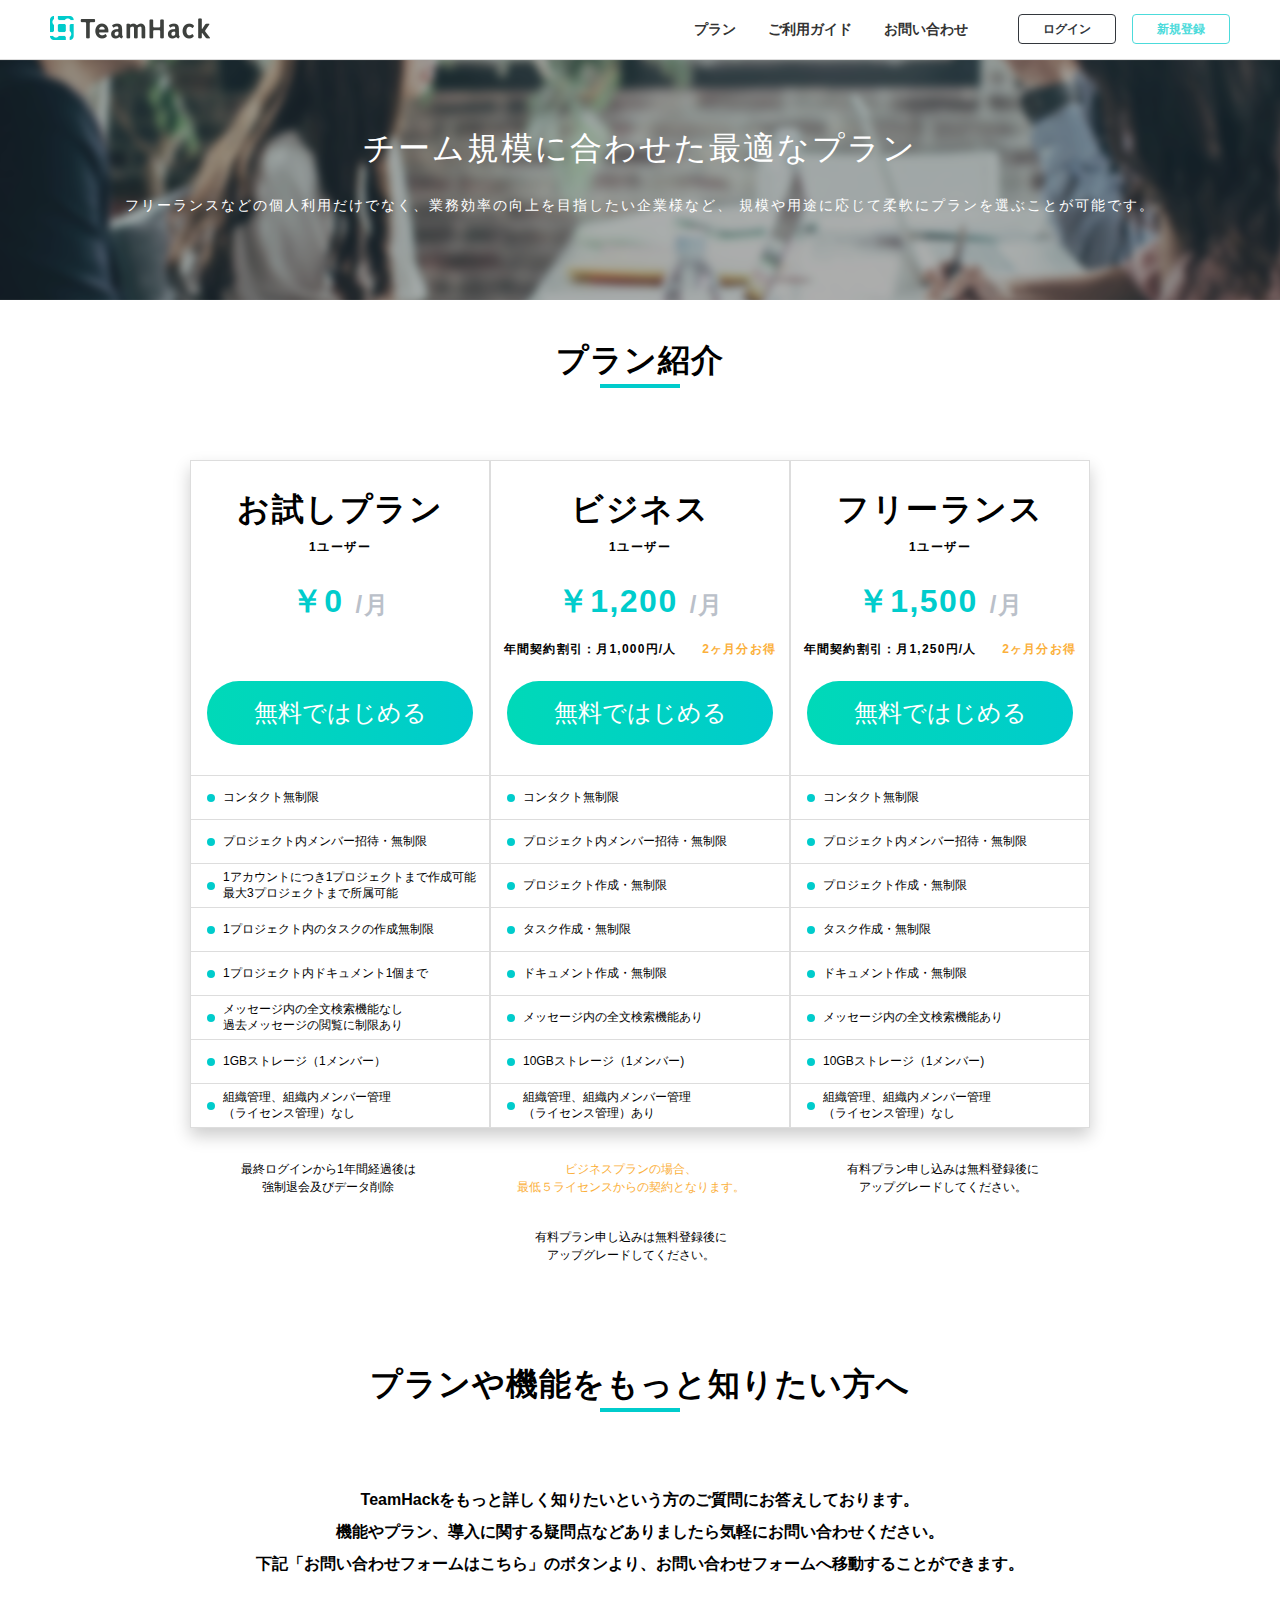
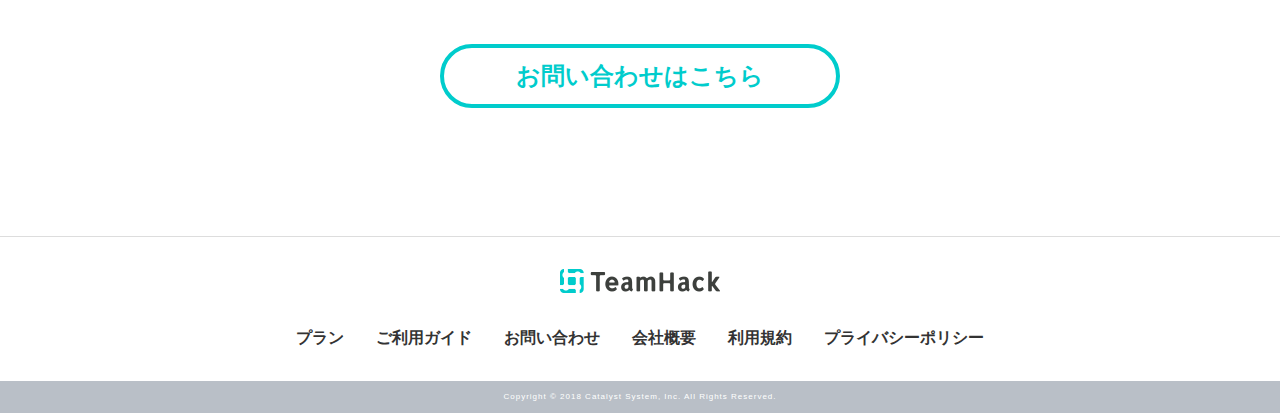
<file: plan/plan.html>
<!DOCTYPE html>
<html lang="ja">
<head>
    <meta charset="UTF-8">
    <meta name="viewport" content="width=device-width,initial-scale=1">
    <title></title>
    <link rel="stylesheet" type="text/css" href="css/style.css">
    <link href="https://fonts.googleapis.com/css?family=Montserrat" rel="stylesheet">
    <script src="../js/jquery-3.3.1.min.js"></script>
  	<script src="../js/script.js"></script>
    <script type="text/javascript">
        $(function(){
            $("#header").load("../include/header.html");
        })
    </script>
</head>

<body>
  <header id="header">
      <!--ここに header.htmlが読み込まれる-->
  </header>

 <section id="keyvisual">
    <div class="keyvisual_contents">
      <p class="keyvisual_main">チーム規模に合わせた最適なプラン</p>
      <p class="keyvisual_ex">フリーランスなどの個人利用だけでなく、<br class="sp">業務効率の向上を目指したい企業様など、<br class="sp"> 規模や用途に応じて柔軟に<br class="sp">プランを選ぶことが可能です。</p>
  </section>

  <section id="plan">
   <h1 class="plan_intro">プラン紹介</h1>
    <div class="all_plan_container">
     <div class="plan_container">

      <div class="plan_content">
        <p class="plan_head">お試しプラン</p>
        <p class="plan_head_ex">1ユーザー</p>
        <div class="price_container">
          <p class="yen">￥0</p>
          <p class="month">/月</p>
        </div>
        <div class="pricedown_container">
          <p class="pricedown_left"></p>
          <p class="pricedown_right"></p>
        </div>
        <div class="free_trial_btn">無料ではじめる</div>
      </div>
      <div class="plan_text_box">
        <p class="plan_text">コンタクト無制限</p>
      </div>
      <div class="plan_text_box">
        <p class="plan_text">プロジェクト内メンバー招待・無制限</p>
      </div>
      <div class="plan_text_box">
        <p class="plan_text">1アカウントにつき1プロジェクトまで作成可能<br>最大3プロジェクトまで所属可能</p>
      </div>
      <div class="plan_text_box">
        <p class="plan_text">1プロジェクト内のタスクの作成無制限</p>
      </div>
      <div class="plan_text_box">
        <p class="plan_text">1プロジェクト内ドキュメント1個まで</p>
      </div>
      <div class="plan_text_box">
        <p class="plan_text">メッセージ内の全文検索機能なし<br>過去メッセージの閲覧に制限あり</p>
      </div>
      <div class="plan_text_box">
        <p class="plan_text">1GBストレージ（1メンバー）</p>
      </div>
      <div class="plan_text_box">
        <p class="plan_text">組織管理、組織内メンバー管理 <br>（ライセンス管理）なし</p>
      </div>

    </div>
    <p class="plan_bottom plan_bottom_sp">最終ログインから1年間経過後は<br>強制退会及びデータ削除</p>

    <div class="plan_container">
     <div class="plan_content">
       <p class="plan_head">ビジネス</p>
       <p class="plan_head_ex">1ユーザー</p>
       <div class="price_container">
         <p class="yen">￥1,200</p>
         <p class="month">/月</p>
       </div>
       <div class="pricedown_container">
         <p class="pricedown_left">年間契約割引：月1,000円/人</p>
         <p class="pricedown_right">2ヶ月分お得</p>
       </div>
       <div class="free_trial_btn">無料ではじめる</div>
     </div>
     <div class="plan_text_box">
       <p class="plan_text">コンタクト無制限</p>
     </div>
     <div class="plan_text_box">
       <p class="plan_text">プロジェクト内メンバー招待・無制限</p>
     </div>
     <div class="plan_text_box">
       <p class="plan_text">プロジェクト作成・無制限</p>
     </div>
     <div class="plan_text_box">
       <p class="plan_text">タスク作成・無制限</p>
     </div>
     <div class="plan_text_box">
       <p class="plan_text">ドキュメント作成・無制限</p>
     </div>
     <div class="plan_text_box">
       <p class="plan_text">メッセージ内の全文検索機能あり</p>
     </div>
     <div class="plan_text_box">
       <p class="plan_text">10GBストレージ（1メンバー)</p>
     </div>
     <div class="plan_text_box">
       <p class="plan_text">組織管理、組織内メンバー管理 <br>（ライセンス管理）あり
       </p>
     </div>

   </div>
   <div class="bisiness_plan_bottom plan_bottom_sp">
     <p class="plan_bottom bisiness">ビジネスプランの場合、<br>最低５ライセンスからの契約となります。</p>
     <p class="plan_bottom">有料プラン申し込みは無料登録後に<br>アップグレードしてください。</p>
   </div>

   <div class="plan_container">
    <div class="plan_content">
      <p class="plan_head">フリーランス</p>
      <p class="plan_head_ex">1ユーザー</p>
      <div class="price_container">
        <p class="yen">￥1,500</p>
        <p class="month">/月</p>
      </div>
      <div class="pricedown_container">
        <p class="pricedown_left">年間契約割引：月1,250円/人</p>
        <p class="pricedown_right">2ヶ月分お得</p>
      </div>
      <div class="free_trial_btn">無料ではじめる</div>
    </div>
    <div class="plan_text_box">
      <p class="plan_text">コンタクト無制限</p>
    </div>
    <div class="plan_text_box">
      <p class="plan_text">プロジェクト内メンバー招待・無制限</p>

    </div>
    <div class="plan_text_box">
      <p class="plan_text">プロジェクト作成・無制限</p>
    </div>
    <div class="plan_text_box">
      <p class="plan_text">タスク作成・無制限</p>
    </div>
    <div class="plan_text_box">
      <p class="plan_text">ドキュメント作成・無制限</p>
    </div>
    <div class="plan_text_box">
      <p class="plan_text">メッセージ内の全文検索機能あり</p>
    </div>
    <div class="plan_text_box">
      <p class="plan_text">10GBストレージ（1メンバー)</p>
    </div>
    <div class="plan_text_box">
      <p class="plan_text">組織管理、組織内メンバー管理
        <br>（ライセンス管理）なし
      </p>
    </div>
   </div>
   <p class="plan_bottom plan_bottom_sp">有料プラン申し込みは無料登録後に<br>アップグレードしてください。</p>

  </div>
      <div class="plan_bottom_container">
        <p class="plan_bottom">最終ログインから1年間経過後は<br>強制退会及びデータ削除</p>
        <div class="bisiness_plan_bottom">
          <p class="plan_bottom bisiness">ビジネスプランの場合、<br>最低５ライセンスからの契約となります。</p>
          <p class="plan_bottom">有料プラン申し込みは無料登録後に<br>アップグレードしてください。</p>
        </div>
        <p class="plan_bottom">有料プラン申し込みは無料登録後に<br>アップグレードしてください。</p>
      </div>
  </section>

  <section id="planmore">
   <h1 class="planmore_intro">プランや機能を<br class="sp">もっと知りたい方へ</h1>
   <p class="planmore_text">TeamHackをもっと詳しく知りたいという方のご質問にお答えしております。
     <br>機能やプラン、導入に関する疑問点などありましたら気軽にお問い合わせください。
     <br>下記「お問い合わせフォームはこちら」のボタンより、お問い合わせフォームへ移動することができます。
   </p>
   <div class="teamhackbottom_btn"><a href="../contact/contact.html">お問い合わせはこちら</a></div>
  </section>

  <footer>
    <div class="footer_img">
      <a href="../index.html"><img src="../img/logo.png"></a>
    </div>
    <ul class="footer_nav">
      <li><a href="plan.html">プラン</a></li>
      <li><a href="../guide/guide.html">ご利用ガイド</a></li>
      <li><a href="../contact/contact.html">お問い合わせ</a></li>
      <li><a href="../inquiry/inquiry.html">会社概要</a></li>
      <li><a href="../terms/terms.html">利用規約</a></li>
      <li><a href="../privacy/privacy.html">プライバシーポリシー</a></li>
    </ul>
    <div class="copyright">
      <p>Copyright © 2018 <br class="sp">Catalyst System, Inc. All Rights Reserved.</p>
    </div>
  </footer>
</file>
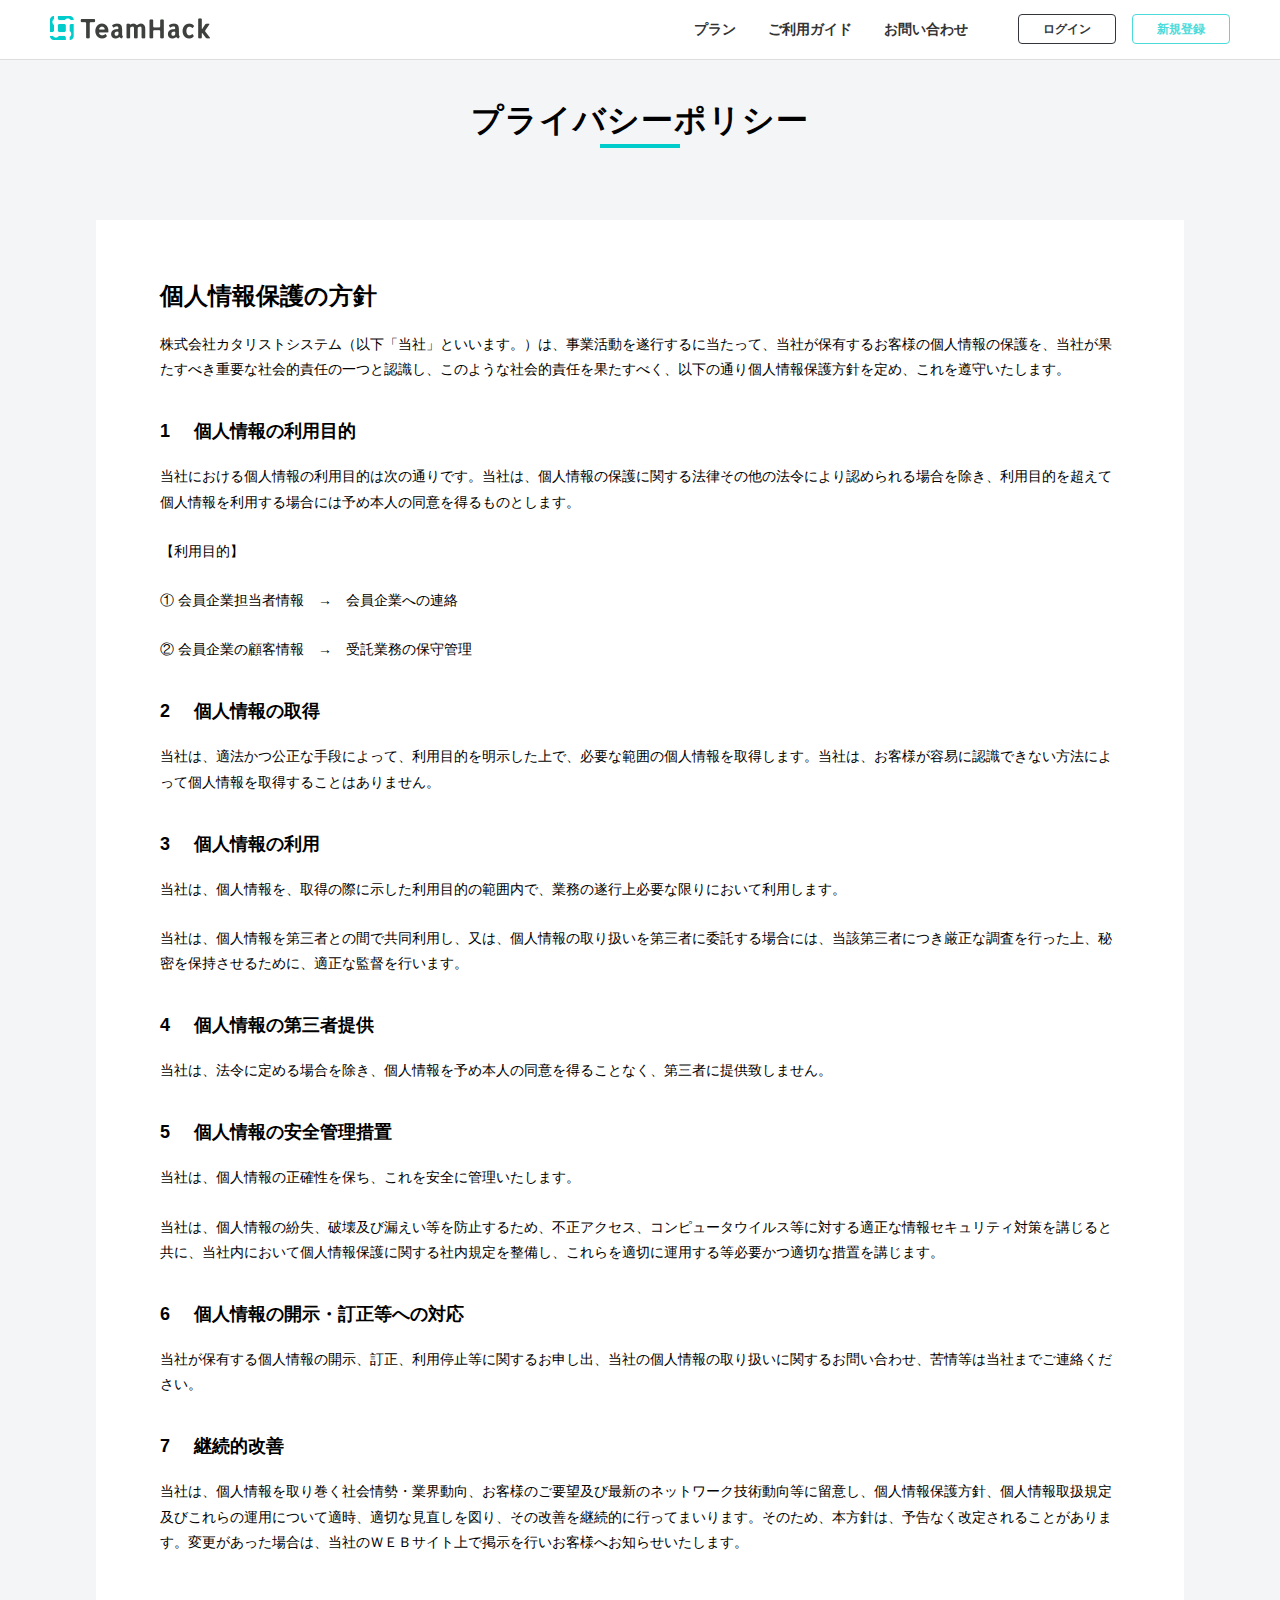
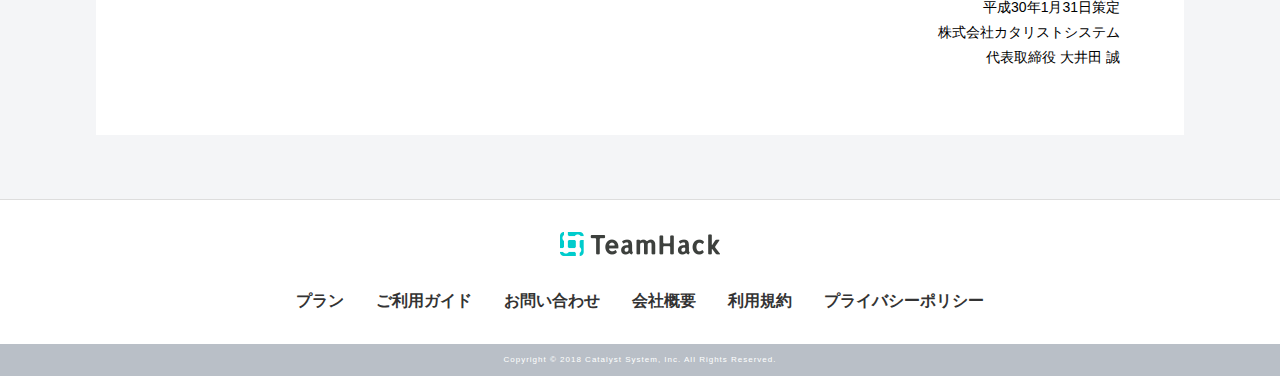
<file: privacy/privacy.html>
<!DOCTYPE html>
<html lang="ja">
<head>
    <meta charset="UTF-8">
    <meta name="viewport" content="width=device-width,initial-scale=1">
    <title></title>
    <link rel="stylesheet" type="text/css" href="css/style.css">
    <link href="https://fonts.googleapis.com/css?family=Montserrat" rel="stylesheet">
    <script src="../js/jquery-3.3.1.min.js"></script>
  	<script src="../js/script.js"></script>
    <script type="text/javascript">
        $(function(){
            $("#header").load("../include/header.html");
        })
    </script>
</head>

<body>
  <header id="header">
      <!--ここに header.htmlが読み込まれる-->
  </header>


  <section id="privacy">
   <h1 class="privacy_intro">プライバシーポリシー</h1>

   <div class="privacy_container">

            <h2>個人情報保護の方針</h2>

            <p>株式会社カタリストシステム（以下「当社」といいます。）は、事業活動を遂行するに当たって、当社が保有するお客様の個人情報の保護を、当社が果たすべき重要な社会的責任の一つと認識し、このような社会的責任を果たすべく、以下の通り個人情報保護方針を定め、これを遵守いたします。</p>

            <h3><span>1</span>個人情報の利用目的</h3>
            <p>当社における個人情報の利用目的は次の通りです。当社は、個人情報の保護に関する法律その他の法令により認められる場合を除き、利用目的を超えて個人情報を利用する場合には予め本人の同意を得るものとします。</p>
            <p>【利用目的】</p>
            <p>① 会員企業担当者情報　→　会員企業への連絡</p>
            <p>② 会員企業の顧客情報　→　受託業務の保守管理</p>

            <h3><span>2</span>個人情報の取得</h3>
            <p>当社は、適法かつ公正な手段によって、利用目的を明示した上で、必要な範囲の個人情報を取得します。当社は、お客様が容易に認識できない方法によって個人情報を取得することはありません。</p>

            <h3><span>3</span>個人情報の利用</h3>
            <p>当社は、個人情報を、取得の際に示した利用目的の範囲内で、業務の遂行上必要な限りにおいて利用します。</p>
            <p>当社は、個人情報を第三者との間で共同利用し、又は、個人情報の取り扱いを第三者に委託する場合には、当該第三者につき厳正な調査を行った上、秘密を保持させるために、適正な監督を行います。</p>

            <h3><span>4</span>個人情報の第三者提供</h3>
            <p>当社は、法令に定める場合を除き、個人情報を予め本人の同意を得ることなく、第三者に提供致しません。</p>

            <h3><span>5</span>個人情報の安全管理措置</h3>
            <p>当社は、個人情報の正確性を保ち、これを安全に管理いたします。</p>
            <p>当社は、個人情報の紛失、破壊及び漏えい等を防止するため、不正アクセス、コンピュータウイルス等に対する適正な情報セキュリティ対策を講じると共に、当社内において個人情報保護に関する社内規定を整備し、これらを適切に運用する等必要かつ適切な措置を講じます。</p>

            <h3><span>6</span>個人情報の開示・訂正等への対応</h3>
            <p>当社が保有する個人情報の開示、訂正、利用停止等に関するお申し出、当社の個人情報の取り扱いに関するお問い合わせ、苦情等は当社までご連絡ください。</p>

            <h3><span>7</span>継続的改善</h3>
            <p>当社は、個人情報を取り巻く社会情勢・業界動向、お客様のご要望及び最新のネットワーク技術動向等に留意し、個人情報保護方針、個人情報取扱規定及びこれらの運用について適時、適切な見直しを図り、その改善を継続的に行ってまいります。そのため、本方針は、予告なく改定されることがあります。変更があった場合は、当社のＷＥＢサイト上で掲示を行いお客様へお知らせいたします。</p>

            <p class="privacy_right privacy_right_top">平成30年1月31日策定</p>
            <p class="privacy_right">株式会社カタリストシステム</p>
            <p class="privacy_right">代表取締役 大井田 誠</p>

          </div>

  </section>

  <footer>
    <div class="footer_img">
      <a href="../index.html"><img src="../img/logo.png"></a>
    </div>
    <ul class="footer_nav">
      <li><a href="../plan/plan.html">プラン</a></li>
      <li><a href="../guide/guide.html">ご利用ガイド</a></li>
      <li><a href="../contact/contact.html">お問い合わせ</a></li>
      <li><a href="../inquiry/inquiry.html">会社概要</a></li>
      <li><a href="../terms/terms.html">利用規約</a></li>
      <li><a href="privacy.html">プライバシーポリシー</a></li>
    </ul>
    <div class="copyright">
      <p>Copyright © 2018<br class="sp"> Catalyst System, Inc. All Rights Reserved.</p>
    </div>
  </footer>
</body>
</file>
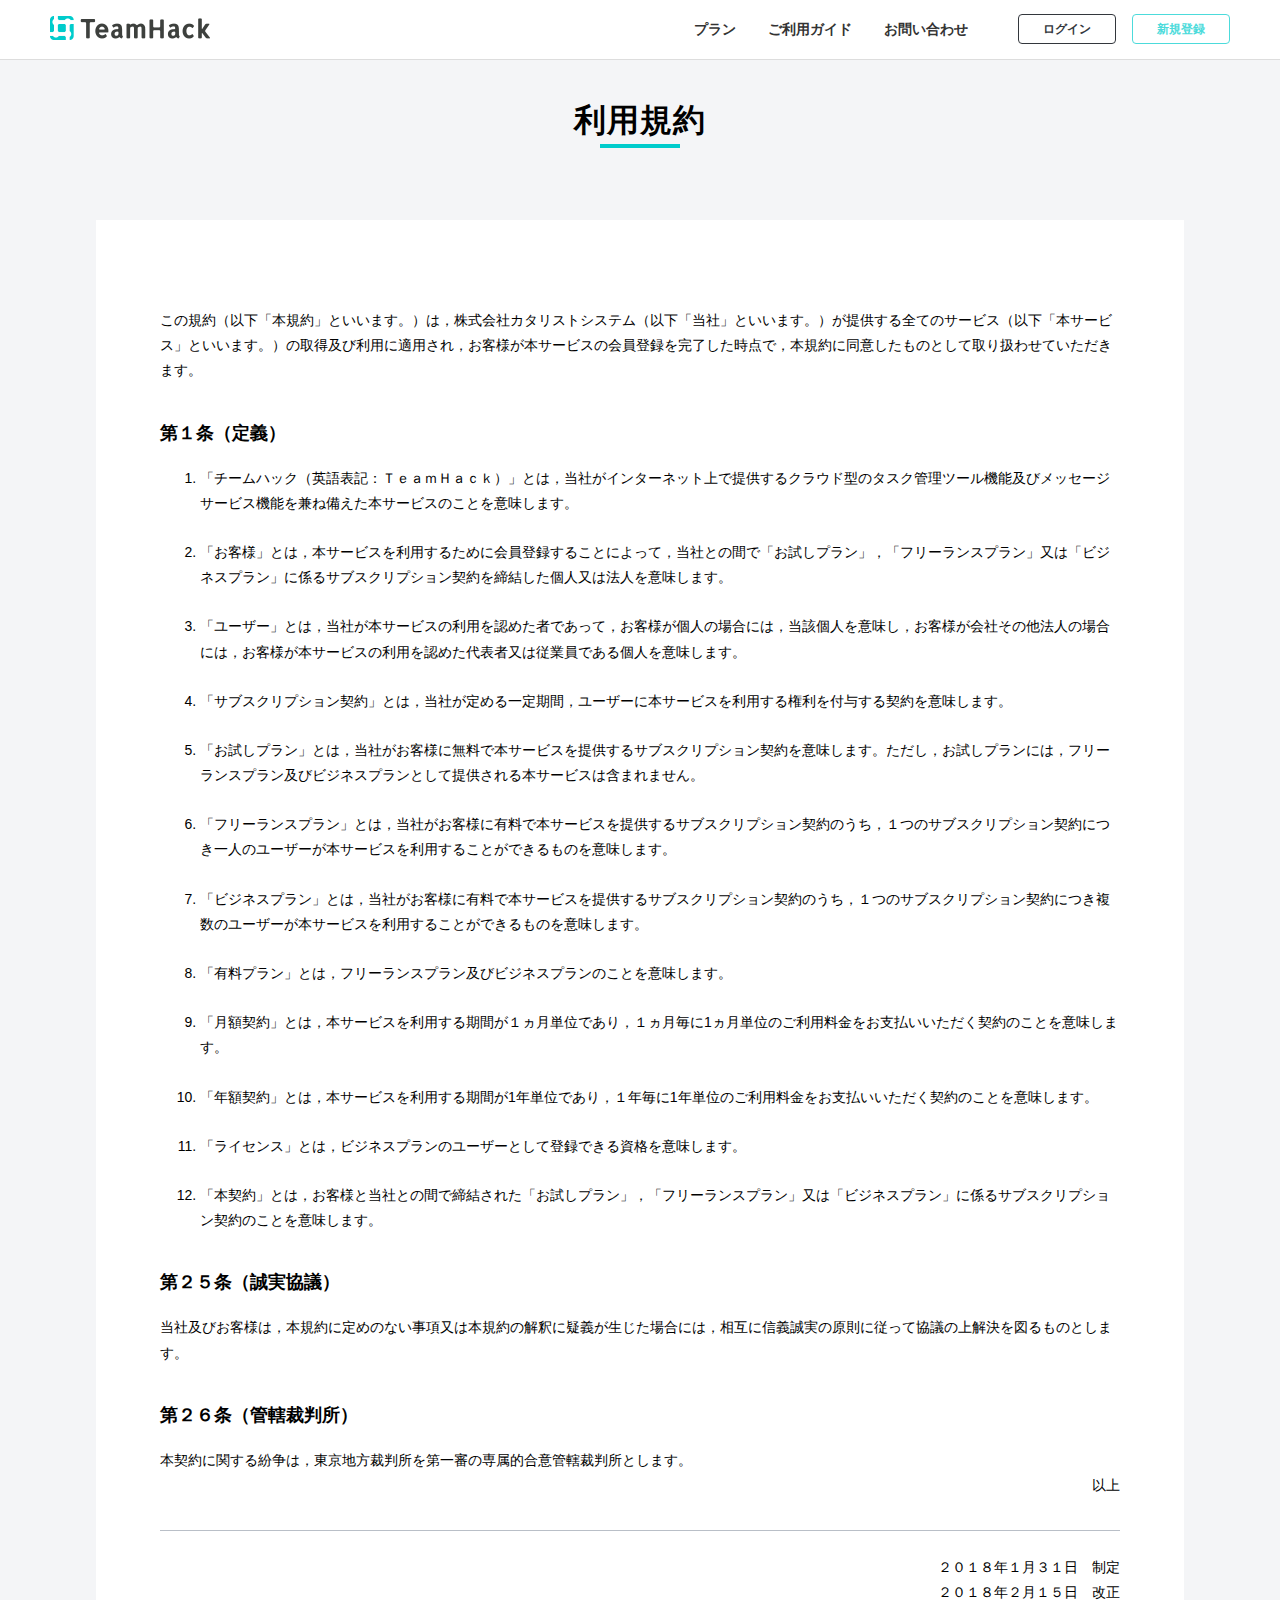
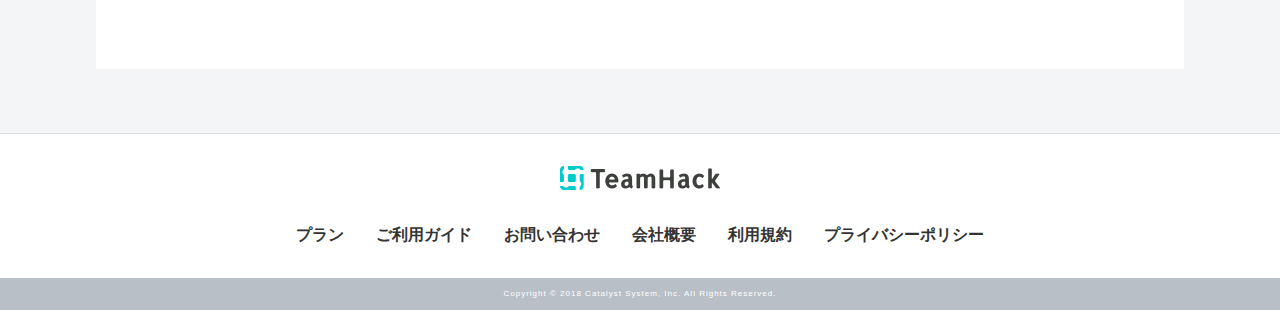
<file: terms/terms.html>
<!DOCTYPE html>
<html lang="ja">
<head>
    <meta charset="UTF-8">
    <meta name="viewport" content="width=device-width,initial-scale=1">
    <title></title>
    <link rel="stylesheet" type="text/css" href="css/style.css">
    <link href="https://fonts.googleapis.com/css?family=Montserrat" rel="stylesheet">
    <script src="../js/jquery-3.3.1.min.js"></script>
  	<script src="../js/script.js"></script>
    <script type="text/javascript">
        $(function(){
            $("#header").load("../include/header.html");
        })
    </script>
</head>

<body>
  <header id="header">
      <!--ここに header.htmlが読み込まれる-->
  </header>

  <section id="terms">
   <h1 class="terms_intro">利用規約</h1>

     <div class="terms_container">

              <p>
                この規約（以下「本規約」といいます。）は，株式会社カタリストシステム（以下「当社」といいます。）が提供する全てのサービス（以下「本サービス」といいます。）の取得及び利用に適用され，お客様が本サービスの会員登録を完了した時点で，本規約に同意したものとして取り扱わせていただきます。
              </p>

              <h3>第１条（定義）</h3>
              <ol>
                <li>「チームハック（英語表記：ＴｅａｍＨａｃｋ）」とは，当社がインターネット上で提供するクラウド型のタスク管理ツール機能及びメッセージサービス機能を兼ね備えた本サービスのことを意味します。</li>
                <li>「お客様」とは，本サービスを利用するために会員登録することによって，当社との間で「お試しプラン」，「フリーランスプラン」又は「ビジネスプラン」に係るサブスクリプション契約を締結した個人又は法人を意味します。</li>
                <li>「ユーザー」とは，当社が本サービスの利用を認めた者であって，お客様が個人の場合には，当該個人を意味し，お客様が会社その他法人の場合には，お客様が本サービスの利用を認めた代表者又は従業員である個人を意味します。</li>
                <li>「サブスクリプション契約」とは，当社が定める一定期間，ユーザーに本サービスを利用する権利を付与する契約を意味します。</li>
                <li>「お試しプラン」とは，当社がお客様に無料で本サービスを提供するサブスクリプション契約を意味します。ただし，お試しプランには，フリーランスプラン及びビジネスプランとして提供される本サービスは含まれません。</li>
                <li>「フリーランスプラン」とは，当社がお客様に有料で本サービスを提供するサブスクリプション契約のうち，１つのサブスクリプション契約につき一人のユーザーが本サービスを利用することができるものを意味します。</li>
                <li>「ビジネスプラン」とは，当社がお客様に有料で本サービスを提供するサブスクリプション契約のうち，１つのサブスクリプション契約につき複数のユーザーが本サービスを利用することができるものを意味します。</li>
                <li>「有料プラン」とは，フリーランスプラン及びビジネスプランのことを意味します。</li>
                <li>「月額契約」とは，本サービスを利用する期間が１ヵ月単位であり，１ヵ月毎に1ヵ月単位のご利用料金をお支払いいただく契約のことを意味します。</li>
                <li>「年額契約」とは，本サービスを利用する期間が1年単位であり，１年毎に1年単位のご利用料金をお支払いいただく契約のことを意味します。</li>
                <li>「ライセンス」とは，ビジネスプランのユーザーとして登録できる資格を意味します。</li>
                <li>「本契約」とは，お客様と当社との間で締結された「お試しプラン」，「フリーランスプラン」又は「ビジネスプラン」に係るサブスクリプション契約のことを意味します。</li>
              </ol>

              <h3>第２５条（誠実協議）</h3>
              <p>当社及びお客様は，本規約に定めのない事項又は本規約の解釈に疑義が生じた場合には，相互に信義誠実の原則に従って協議の上解決を図るものとします。</p>

              <h3>第２６条（管轄裁判所）</h3>
              <p>本契約に関する紛争は，東京地方裁判所を第一審の専属的合意管轄裁判所とします。</p>

              <p class="terms_right terms_border">以上</p>
              <p class="terms_right">２０１８年１月３１日　制定</p>
              <p class="terms_right">２０１８年２月１５日　改正</p>

            </div>
  </section>

  <footer>
    <div class="footer_img">
      <a href="../index.html"><img src="../img/logo.png"></a>
    </div>
    <ul class="footer_nav">
      <li><a href="../plan/plan.html">プラン</a></li>
      <li><a href="../guide/guide.html">ご利用ガイド</a></li>
      <li><a href="../contact/contact.html">お問い合わせ</a></li>
      <li><a href="../inquiry/inquiry.html">会社概要</a></li>
      <li><a href="terms.html">利用規約</a></li>
      <li><a href="../privacy/privacy.html">プライバシーポリシー</a></li>
    </ul>
    <div class="copyright">
      <p>Copyright © 2018<br class="sp"> Catalyst System, Inc. All Rights Reserved.</p>
    </div>
  </footer>
</body>
</file>
<file: css/style.css>
@charset "UTF-8";

body{
  margin: 0;
  padding: 0;
  font-family: "Noto Sans Japanese", "メイリオ", "Meiryo", sans-serif;
}


figure{
  margin: 0;
}


h1 ,h2,h3,h4,p,div{
    margin: 0 auto;
    padding: 0;
    line-height: 1;
  }


  a {
      text-decoration: none;
  }


  ul,dl,dd,dt{
    list-style: none;
    margin: 0px;
    padding: 0px;
  }


  h1{
    text-align: center;
    font-size: 24px;
    padding-top: 104px;
    letter-spacing: 1px;
    position: relative;
  }

  h1::before{
    content: "";
    height: 4px;
    width: 80px;
    background: #00cccc;
    position: absolute;
    top: 144px;
    left: calc(50% - 40px);
  }

  h2{
    font-size: 24px;
    margin: 0
  }

  h3{
    font-size: 24px;
  }

  a{
    color: #333;
  }

  .sp{
    display: none;
  }



  .h2_logo{
    width: 24px;
    height: 14px;
    border-top: 4px solid #333;
    border-bottom: 4px solid #333;
    box-sizing: border-box;
    position: relative;
    margin-left: 16px;
    margin-right: 16px;
    display: block;
    border-radius: 2px;
  }

  .h2_logo::before{
    content: "";
    width: 16px;
    height: 22px;
    border-left: 4px solid #333;
    position: absolute;
    top: -8px;
    left: 5px;
    box-sizing: border-box;
  }

  .h2_logo::after{
    content: "";
    width: 16px;
    height: 22px;
    border-right: 4px solid #333;
    position: absolute;
    top: -8px;
    left: 3px;
    box-sizing: border-box;
  }

  .h2_container{
    display: flex;
    align-items: center;
  }

  header{
    height: 60px;
    width: 100%;
    display: flex;
    justify-content: center;
    align-items: center;
    background: #ffffff;
    font-weight: bold;
    border-bottom: 1px solid #dddddd;
    box-sizing: border-box;
    position: fixed;
    z-index: 100;

  }

  .header_container{
    width: 1180px;
    display: flex;
    justify-content: space-between;
  }

  .top_img{
    margin-left: 0;
    display: flex;
    align-items: center;
  }

  .header_items{
    width: 536px;
    display: flex;
    justify-content: space-between;
    margin-right: 0px;
  }

  .header_items_sp{
    display: none;
  }

  .header_link{
    display: flex;
    justify-content: space-between;
    align-items: center;
    font-size: 14px;
    color: #33373d;
  }

  .header_link li{
    margin-right: 32px;
  }

  .header_btn{
    height: 30px;
    display: flex;
    justify-content: space-between;
    font-size: 12px;
    align-items: center;

  }

  .login{
    color:#33373d;
    border: 1px solid #33373d;
    padding: 8px 24px;
    border-radius:4px;
    margin-right: 16px;
  }

  .regist{
    color: #4cdbdb;
    border: 1px solid #4cdbdb;
    padding: 8px 24px;
    border-radius:4px;
  }

  .login:hover,
  .regist:hover{
    color: #ffffff;
    background: #00cccc;
    border: 1px solid #4cdbdb;
    transition: color, border, .4s ease;
    box-sizing: border-box;
  }

  .bar_container{
    display: none;
  }



  #keyvisual {
    background: url(../img/keyvisual_pc.png) center center no-repeat;
    height: 400px;
    background-size: cover;
    position: relative;
    text-align: center;
    color: #ffffff;
    letter-spacing: 2px;
    top:60px;
  }

  #keyvisual::before{
    content: "";
    height: 400px;
    width: 100%;
    background-color: rgba(0,0,0,0.4);
    position: absolute;
    top: 0;
    left: 0;
  }

  #keyvisual .teamhackbottom_btn{
    display: none;
  }

  .keyvisual_contents{
    position: absolute;
    width: 100%;
  }

  .keyvisual_main{
    font-size: 32px;
    height: 80px;
    margin-top: 88px;
    line-height: 1.3;
    font-weight: bold;
  }

  .keyvisual_ex{
    margin-top: 32px;
    margin-bottom: 32px;
    font-size: 16px;
  }

  .freetrial{
    display: flex;
    width: 432px;
    height: 40px;
    justify-content: space-between;
  }

  .freetrial_adress,
  .freetrial_ex{
    display: flex;
    justify-content: center;
    align-items: center;
    font-size: 14px;
  }

  .freetrial_adress{
    width: 320px;
    background: #fff;
    border-radius: 20px 0 0 20px;
    color: #aaaaaa;
    border: unset;
    padding-left: 24px;
  }

  .freetrial_ex{
    width: 128px;
    background: #00cccc;
    border-radius: 0 20px 20px 0;
  }

  .keyvisual_login{
    font-size: 12px;
    margin-top: 16px;
    position: relative;
    width: 112px;
  }

  .keyvisual_login::after{
    content: "";
    height: 1px;
    width: 112px;
    position: absolute;
    background: #928c88;
    top:18px;
    left: calc(50% - 56px);
  }

  #teamhacktop{
    height: 672px;
    width: 100%;
    letter-spacing: 2px;
    position: relative;
  }

  #teamhacktop::after{
    content: "";
    position: absolute;
    left: calc(50% - 45px);
    bottom: -45px;
    width: 0;
    height: 0;
    border-style: solid;
    border-width: 45px 45px 0 45px;
    border-color: #fff transparent transparent transparent;
  }

  .teamhacktop_intro_ex{
    text-align: center;
    margin-top: 84px;
    margin-bottom: 64px;
    font-size: 16px;
    font-weight: bold;
  }

  .teamhacktop_contents{
    max-width: 1048px;
    display: flex;
    justify-content: space-between;
    align-items: center;

  }

  .teamhacktop_contents_left{
    width: 432px;
    margin: 0;
    margin-right: 64px;
  }

  .teamhacktop_contents_right{
    width: 552px;

    display: flex;
    justify-content: space-between;
    flex-direction: column;
  }

  .teamhacktop_contents_right li{
    font-size: 16px;
    margin-bottom: 32px;
    margin-left: 32px;
    line-height: 2;
    position: relative;
  }

  .teamhacktop_contents_right li:last-child{
    margin-bottom: 0;
  }

  .teamhacktop_contents_right li::after{
    display: block;
    content: '';
    position: absolute;
    top: 8px;
    left: -32px;
    width: 16px;
    height: 8px;
    border-left: 3px solid #2bb5fe;
    border-bottom: 3px solid #2bb5fe;
    -webkit-transform: rotate(-45deg);
    transform: rotate(-45deg);
    }

  #teamhackbottom{
    height: 100%;
    width: 100%;
    letter-spacing: 2px;
    background: #f4f5f7;
  }

  .teamhackbottom_contents{
    width: 744px;
    height: 240px;
    display: flex;
    justify-content: space-between;
    margin-top: 80px;
    margin-bottom: 64px;

  }

  .teamhackbottom_contents_left{
    margin: 0;
    margin-top: 16px;
  }

  .teamhackbottom_contents_right{
    margin: 0;
  }

  .teamhackbottom_intro_ex{
    font-size: 16px;
    text-align: center;
    line-height: 2;
  }

  .teamhackbottom_btn{
    text-align: center;
    font-size: 22px;
    height: 64px;
    width: 400px;
    margin-top: 64px;
    margin-bottom: 128px;
    background-color: #00d9b8;
    background-image: linear-gradient(to right, transparent, #0cc);
    display: flex;
    justify-content: center;
    align-items: center;
    color: #ffffff;
    border-radius: 40px;
    transition: all .4s ease;
    box-shadow: 0 8px 16px rgba(0,0,0,0.2);
  }

  .teamhackbottom_btn:hover{
    background-color:#00cccc;
  }

  #function {
    width: 100%;
    height: 100%;
    margin: 0 auto;
    letter-spacing: 2px;
  }

  #function .h2_container{
    justify-content: center;
    padding-top: 64px;
    margin-bottom: 64px;
  }

  #function p{
    line-height: 2;
  }

  #function h3{
    margin-bottom: 24px;
  }

  .h2_container_blue h2,
  .h2_container_blue .h2_logo::before,
  .h2_container_blue .h2_logo::after,
  .h2_logo_blue{
    border-color: #2bb5fe;
    color: #2bb5fe;
  }

  .h2_container_orange h2,
  .h2_container_orange .h2_logo::before,
  .h2_container_orange .h2_logo::after,
  .h2_logo_orange{
    border-color: #fbb03b;
    color: #fbb03b;
  }

  .h2_container_green h2,
  .h2_container_green .h2_logo::before,
  .h2_container_green .h2_logo::after,
  .h2_logo_green{
    border-color: #00cccc;
    color: #00cccc;
  }

  .function_content{
    display: flex;
    justify-content: space-between;
    align-items: center;
  }

  .function_content_img{
    margin: 0;
  }
  .function_content_text{
    margin:0;
  }

  .function_content2,.function_content4{
    flex-direction: row-reverse;
  }

  .function_content1 .function_content_text,
  .function_content3 .function_content_text{
    margin-left: 32px;
    margin-right: 32px;
  }

  .h2_container_orange h2,
  .h2_container_orange .h2_logo::before,
  .h2_container_orange .h2_logo::after,
  .h2_logo_orange{
    border-color: #fbb03b;
    color: #fbb03b;
  }

  .function_container1{
    height: 100%;
    max-width: 1018px;
  }

  .function_container2{
    height: 100%;
    background: #f4f5f7;
  }

  .function_content_container2{
    max-width: 1018px;
  }

  .otherfunction_container{
    max-width: 856px;
    height: 100%;
  }

  .otherfunction_container .function_content_text{
    margin-right: 20px;
  }

  .otherfunction_content{
    display: flex;
    align-items: center;
    margin-top: 64px;
  }

  .otherfunction_icon{
    background: #f4f5f7;
    border: 2px solid #00cccc;
    border-radius: 8px;
    width: 80px;
    height: 80px;
    box-sizing: border-box;
    display: flex;
    justify-content: center;
    align-items: center;
    margin: 0;
    margin-right: 48px;
  }

  #example{
    width: 100%;
    height: 100%;
    background: #f4f5f7;
    letter-spacing: 2px;
  }

  #example h1{
    margin-bottom: 84px;
  }

  .example_container{
    max-width: 1168px;
    background: #ffffff;
    padding-top: 32px;
    margin-bottom: 32px;
  }


  .case_container{
    width: 80px;
    height: 24px;
    position: relative;
  }

  .case_left{
    margin: 0;
    font-size: 16px;
    color: #00cccc;
    font-weight: bold;
    position: absolute;
    top: 6px;
    left: 0;
  }

  .case_right{
    margin: 0;
    font-size: 24px;
    color: #00cccc;
    font-weight: bold;
    position: absolute;
    top:0px;
    left: 64px;
  }

  .case_intro{
    margin-top: 24px;
    margin-bottom: 32px;
    text-align: center;
    font-size: 24px;
    font-weight: bold;
  }

  .example_contents_container{
    display: flex;
    align-items: center;
  }

  .example_text_container{
    margin-left: 24px;
  }

  .example_text{
    margin-bottom: 32px;
  }
  .example_text p{
    letter-spacing: 1px;
    line-height: 2;
    margin-left: 16px;
    font-size: 14px;
  }

  .example_text .h2_container{
    margin-bottom: 16px;
  }

  .example_img{
    margin-right: 32px;
    width: 320px;
    height: 240px;
  }

  #taskmanage{
    height: 100%;
    width: 100%;
    background: url(../img/taskmanage.png) center center no-repeat;
    background-size: cover;
    text-align: center;
    color: #ffffff;
    position: relative;
  }

  #taskmanage::before{
    content: "";
    display: block;
    width: 100%;
    height: 100%;
    background: #333;
    opacity: 0.3;
    position: absolute;
  }

  #taskmanage p{
    font-size: 16px;
    line-height: 2;
    margin-bottom: 40px;
  }

  #taskmanage p,
  #taskmanage div{
    position: relative;
    z-index: 10;
  }

  #taskmanage .teamhackbottom_btn{
    margin-bottom: 64px;
  }


  .taskmanage_intro{
    font-size: 32px;
    font-weight: bold;
    letter-spacing: 2px;
    padding-top: 64px;
    margin-bottom: 64px;
  }

  footer{
    text-align: center;
    border-top: 1px solid #dddddd;
    box-sizing: border-box;
  }

  .footer_img{
    padding-top: 32px;
    padding-bottom: 32px;

  }

  .footer_nav{
    display: flex;
    justify-content: space-around;
    width: 720px;
    margin: 0 auto;
    font-size: 16px;
    font-weight: bold;
    margin-bottom: 32px;
  }

  .copyright{
    height: 32px;
    background: #b9bfc7;
    display: flex;
    align-items: center;
    font-size: 8px;
    letter-spacing: 1px;
    color: #ffffff;
  }

  @media screen and (max-width: 768px) {

    .header_items_sp{
      display: block;
      position: absolute;
      width: 100%;
      top: 60px;
      left: 0;
      transition: all .6s ease;
    }

    

    .header_open{
      height: auto;
    }

    .header_close{
      display: none;
    }
    .header_link_sp li{
      height: 56px;
      background: #ffffff;
      border-bottom: 1px solid #dddddd;
      box-sizing: border-box;
      display: flex;
      justify-content: center;
      align-items: center;
      font-size: 14px;
      font-weight: normal;
    }

    .header_btn_sp{
      display: flex;
      justify-content: center;
      height: 56px;
      background: #ffffff;
      justify-content: center;
      border-bottom: 1px solid #dddddd;
      box-sizing: border-box;
    }

    .header_link_sp a{
      width: 100%;
      height: 100%;
      display: flex;
      justify-content: center;
      align-items: center;
    }

    .login{
      margin-bottom: 12px;
      margin-top: 12px;
      width: 30%;
      text-align: center;
     }

     .regist{
       margin-bottom: 12px;
       margin-top: 12px;
       width: 30%;
       text-align: center;
     }

     .login:hover, .regist:hover{
       margin-bottom: 12px;
       margin-top: 12px;
       width: 42%;
       text-align: center;
     }

  .sp{
    display: block;
  }
  .header_items{
    display: none;
  }

  .bar_container {
    width: 40px;
    height: 40px;
    margin-left: 10px;
    position: absolute;
    top: 12px;
    right: 8px;
    display: block;
  }

  .bar {
    height: 2px;
    width: 24px;
    background-color: #00cccc;
    display: block;
    position: absolute;
    top: 18px;
    left: 8px;
  }

  .bar::before {
    content: "";
    height: 2px;
    width: 24px;
    position: absolute;
    top: -8px;
    background-color: #00cccc;
  }
  .bar::after {
    content: "";
    height: 2px;
    width: 24px;
    position: absolute;
    top: 8px;
    background-color:#00cccc;
}

  .top_img{
    margin-left: 16px;
  }

  .h2_container h2{
    font-size: 15px;
  }

  .h2_logo {
    margin-left: 8px;
    margin-right: 8px;
  }

  .h2_logo {
    width: 16px;
    height: 8px;
    border-top: 2px solid #333;
    border-bottom: 2px solid #333;
    box-sizing: border-box;
    position: relative;
    margin-left: 8px;
    margin-right: 8px;
    display: block;
    border-radius: 2px;
}

.h2_logo::before {
    content: "";
    width: 16px;
    height: 16px;
    border-left: 2px solid #333;
    position: absolute;
    top: -6px;
    left: 4px;
    box-sizing: border-box;
}

.h2_logo::after {
    content: "";
    width: 16px;
    height: 16px;
    border-right: 2px solid #333;
    position: absolute;
    top: -6px;
    left: -4px;
    box-sizing: border-box;
}

.h2_container_blue h2,
.h2_container_blue .h2_logo::before,
.h2_container_blue .h2_logo::after,
.h2_logo_blue{
  border-color: #2bb5fe;
  color: #2bb5fe;
}

.h2_container_orange h2,
  .h2_container_orange .h2_logo::before,
  .h2_container_orange .h2_logo::after,
  .h2_logo_orange{
    border-color: #fbb03b;
    color: #fbb03b;
  }

  .h2_container_green h2,
  .h2_container_green .h2_logo::before,
  .h2_container_green .h2_logo::after,
  .h2_logo_green{
    border-color: #00cccc;
    color: #00cccc;
  }

  .footer_nav{
    font-size: 14px;
    padding: 0 32px;
    width: auto;
    flex-wrap: wrap;
    font-weight: normal;
  }

  .footer_nav li{
    margin: 16px 8px 0;
  }

  .footer_nav_top,
  .footer_nav_bottom{
    display: flex;
    justify-content: center;

  }

  .copyright{
    height: 64px;
    font-size: 12px;

  }

  .copyright p{
    line-height: 1.5;
  }


  #keyvisual{
    width: auto;
    height: 300px;
    padding: 0 16px;
    display: flex;
    justify-content: center;
  }

  #keyvisual::before{
    height: 300px;
  }

  .keyvisual_main{
    font-size: 16px;
    margin-top: 32px;
    height: auto;
  }

  .keyvisual_main br{
    display: none;
  }

  .keyvisual_contents{
    width: auto;
    position: relative;
    z-index: 10;
  }

  .keyvisual_ex{
    font-size: 14px;
  }


  .freetrial{
    display: none;
  }

  #keyvisual .teamhackbottom_btn{
    display: block;
    height: auto;
    padding: 24px 0px;
  }

  .teamhackbottom_btn{
    width: auto;
    margin-top: 32px;
    margin-bottom: 0;
    font-size: 18px;

  }

  #teamhacktop{
    width: auto;
    height: auto;;
    padding: 0 24px;
    padding-bottom: 64px;
  }

  .teamhacktop_intro_ex{
    line-height: 1.3;
  }


  .teamhacktop_contents{
    display: block;
  }

  .teamhacktop_contents_left{
    width: auto;
    height: auto;
    margin-right: 0;
    margin-bottom: 32px;
  }

  .teamhacktop_contents_left img{
    width: 100%;
    height: auto;
  }



  .teamhacktop_contents_right{
  width: auto;
}
  .teamhacktop_contents_right br{
    display: none;
  }

  .teamhacktop_intro_ex{
    margin-top: 52px;
    margin-bottom: 32px;
  }

  #teamhackbottom{
    width: auto;
    height: auto;;
    padding: 0 24px;
    padding-bottom: 64px;
  }

  #teamhackbottom h1{
    line-height: 1.3;
  }

  #teamhackbottom h1::before{
    top: 176px;
  }





  .teamhackbottom_contents{
    width: auto;
    height: auto;
    display: block;
    margin-bottom: 32px;
  }



  .teamhackbottom_contents_left img{
    width: 100%;
    height: auto;
  }

  .teamhackbottom_contents_right{
    text-align: center;
    margin-top: 32px;
  }
  .teamhackbottom_intro_ex{
    text-align: left;
  }
  .teamhackbottom_intro_ex br{
    display: none;
  }


  #function p{
    font-size: 14px;
  }


  .function_content{
    display: block;
    margin-top: 64px;
  }

  .function_content_img img{
    width: 100%;
    height: auto;
  }



  #function .h2_container{
    padding-top: 54px;
    margin-bottom: 32px;
  }

  .function_content_text{
    margin-top: 12px;
  }

  .function_content_text p br{
    display: none;
  }

  #function h3{
    margin-bottom: 16px;
    font-size: 18px;
  }

  .function_content1{
    margin-top: 32px;
  }

  .function_content1 .function_content_text,
  .function_content3 .function_content_text {
    margin-left: 0;
    margin-right:0;
}
  .function_container1,
  .function_container2,
  .otherfunction_container{
    padding:0 16px 64px;
  }

  .otherfunction_content{
    display: block;
    margin-top: 0;
    text-align: center;
  }

  #function .otherfunction_container .h2_container{
    padding-top: 32px;
  }

  .otherfunction_container .ofc2{
    margin-top: 64px;
  }

  .otherfunction_container h3{
    margin-top: 32px;
  }

  .otherfunction_icon{
    margin: 0 auto;
  }

  .otherfunction_container .function_content_text {
    margin-right: 0;
  }



  #example{
    padding: 0 8px;
    width: auto;
  }
  .example_contents_container{
    flex-direction: column-reverse;
  }

  .case_intro{
    font-size: 20px;
    line-height: 1.5;
  }

  .example_img{
    margin: 0;
  }

  .example_container{
    padding:  32px 20px 0;
  }

  .example_text_container{
    margin-left: 0;
    margin-top: 32px;
  }

  .example_text p{
    margin-left: 0
  }

  /* #taskmanage,
  #taskmanage::before{
    padding: 0 16px;
    width: auto;
  } */

  #taskmanage p{
    font-size: 14px;
    padding: 0 16px;
    text-align: left;
  }

  #taskmanage p br{
    display: none;
  }

  .taskmanage_intro{
    font-size: 18px;
    line-height: 1.5;
  }

  #taskmanage .teamhackbottom_btn{
    margin: 0 16px 64px;
  }








}
</file>
<file: contact/css/style.css>
@charset "UTF-8";

body{
  margin: 0;
  padding: 0;
  font-family: "Noto Sans Japanese", "メイリオ", "Meiryo", sans-serif;
}




figure{
  margin: 0;
}


h1 ,h2,h3,h4,p,div{
    margin: 0 auto;
    padding: 0;
    line-height: 1;
  }


  a {
      text-decoration: none;
      color: #333;
  }

  .sp{
    display: none;
  }


  ul,dl,dd,dt{
    list-style: none;
    margin: 0px;
    padding: 0px;
  }


  h1{
    text-align: center;
    font-size: 32px;
    padding-top: 104px;
    letter-spacing: 1px;
    position: relative;
  }

  h1::before{
    content: "";
    height: 4px;
    width: 80px;
    background: #00cccc;
    position: absolute;
    top: 144px;
    left: calc(50% - 40px);
  }

  h2{
    font-size: 24px;
    margin: 0
  }

  h3{
    font-size: 24px;
  }


  .h2_logo{
    width: 24px;
    height: 16px;
    border-top: 4px solid #333;
    border-bottom: 4px solid #333;
    box-sizing: border-box;
    position: relative;
    margin-left: 16px;
    margin-right: 16px;
    display: block;
    border-radius: 2px;
  }

  .h2_logo::before{
    content: "";
    width: 16px;
    height: 24px;
    border-left: 4px solid #333;
    position: absolute;
    top: -8px;
    left: 4px;
    box-sizing: border-box;
  }

  .h2_logo::after{
    content: "";
    width: 16px;
    height: 24px;
    border-right: 4px solid #333;
    position: absolute;
    top: -8px;
    left: 4px;
    box-sizing: border-box;
  }

  .h2_container{
    display: flex;
    align-items: center;
  }

  header{
    height: 60px;
    width: 100%;
    display: flex;
    justify-content: center;
    align-items: center;
    background: #ffffff;
    font-weight: bold;
    border-bottom: 1px solid #dddddd;
    box-sizing: border-box;
    position: fixed;
    z-index: 100;
  }

  .header_container{
    width: 1180px;
    display: flex;
    justify-content: space-between;
  }

  .top_img{
    margin-left: 0;
    display: flex;
    align-items: center;
  }

  .header_items{
    width: 536px;
    display: flex;
    justify-content: space-between;
    margin-right: 0px;
  }

  .header_items_sp{
    display: none;
  }

  .header_link{
    display: flex;
    justify-content: space-between;
    align-items: center;
    font-size: 14px;
    color: #33373d;
  }

  .header_link li{
    margin-right: 32px;
  }

  .header_btn{
    height: 30px;
    display: flex;
    justify-content: space-between;
    font-size: 12px;
    align-items: center;

  }

  .login{
    color:#33373d;
    border: 1px solid #33373d;
    padding: 8px 24px;
    border-radius:4px;
    margin-right: 16px;
  }

  .regist{
    color: #4cdbdb;
    border: 1px solid #4cdbdb;
    padding: 8px 24px;
    border-radius:4px;
  }

  .login:hover,
  .regist:hover{
    color: #ffffff;
    background: #00cccc;
    border: 1px solid #4cdbdb;
    transition: color, border, .4s ease;
    box-sizing: border-box;
  }

  .bar_container{
    display: none;
  }

  #contact{
    max-width: 640px;
    margin: 0 auto;
  }

  .contact_ex{
    font-size: 12px;
    text-align: center;
    padding-top: 84px;
    margin-bottom: 40px;
    line-height: 2;
  }

  .contact_container{
    margin-top: 32px;
  }

  .contact_menu{
    font-size: 16px;
  }

  .contact_menu span{
    margin-left: 8px;
    color: #ff6344;
  }

  .contact_textarea{
    width: 100%;
    height: 48px;
    border: 1px solid #b9bfc7;
    margin-top: 16px;
  }

  .teamhackbottom_btn{
    text-align: center;
    font-size: 24px;
    height: 64px;
    width: 400px;
    margin-top: 64px;
    margin-bottom: 128px;
    background: #ffffff;
    display: flex;
    justify-content: center;
    align-items: center;
    color: #00cccc;
    border-radius: 40px;
    border: 4px solid #00cccc;
    box-sizing: border-box;
    transition: all .4s ease;
    font-weight: bold;
  }

  .teamhackbottom_btn:hover{
    background: #00cccc;
  }

  .teamhackbottom_btn a{
    color: #00cccc;
    width: 100%;
    height: 100%;
    display: flex;
    justify-content: center;
    align-items: center;
    transition: all .4s ease;
  }

  .teamhackbottom_btn a:hover{
    color: #ffffff
  }

  select{
    font-size: 16px;
    background: #ffffff;
  }

  textarea{
    border: 1px solid #b9bfc7;
    height:280px;
    width: 100%;
    margin-top: 16px;
    font-size: 16px;
  }

  footer{
    text-align: center;
    border-top: 1px solid #dddddd;
    box-sizing: border-box;
  }

  .footer_img{
    padding-top: 32px;
    padding-bottom: 32px;

  }

  .footer_nav{
    display: flex;
    justify-content: space-around;
    width: 720px;
    margin: 0 auto;
    font-size: 16px;
    font-weight: bold;
    margin-bottom: 32px;
  }

  .copyright{
    height: 32px;
    background: #b9bfc7;
    display: flex;
    align-items: center;
    font-size: 8px;
    letter-spacing: 1px;
    color: #ffffff;
  }


    @media screen and (max-width: 768px) {
      h1{
        font-size: 24px;
      }

      .header_items_sp{
        display: block;
        position: absolute;
        width: 100%;
        top: 60px;
        left: 0;
        transition: all .6s ease;
      }



      .header_open{
        height: auto;
      }

      .header_close{
        display: none;
      }
      .header_link_sp li{
        height: 56px;
        background: #ffffff;
        border-bottom: 1px solid #dddddd;
        box-sizing: border-box;
        display: flex;
        justify-content: center;
        align-items: center;
        font-size: 14px;
        font-weight: normal;
      }

      .header_btn_sp{
        display: flex;
        justify-content: center;
        height: 56px;
        background: #ffffff;
        justify-content: center;
        border-bottom: 1px solid #dddddd;
        box-sizing: border-box;
      }

      .header_link_sp a{
        width: 100%;
        height: 100%;
        display: flex;
        justify-content: center;
        align-items: center;
      }

      .login{
        margin-bottom: 12px;
        margin-top: 12px;
        width: 30%;
        text-align: center;
       }

       .regist{
         margin-bottom: 12px;
         margin-top: 12px;
         width: 30%;
         text-align: center;
       }

       .login:hover, .regist:hover{
         margin-bottom: 12px;
         margin-top: 12px;
         width: 42%;
         text-align: center;
       }

    .sp{
      display: block;
    }
    .header_items{
      display: none;
    }

    .bar_container {
      width: 40px;
      height: 40px;
      margin-left: 10px;
      position: absolute;
      top: 12px;
      right: 8px;
      display: block;
    }

    .bar {
      height: 2px;
      width: 24px;
      background-color: #00cccc;
      display: block;
      position: absolute;
      top: 18px;
      left: 8px;
    }

    .bar::before {
      content: "";
      height: 2px;
      width: 24px;
      position: absolute;
      top: -8px;
      background-color: #00cccc;
    }
    .bar::after {
      content: "";
      height: 2px;
      width: 24px;
      position: absolute;
      top: 8px;
      background-color:#00cccc;
  }

    .top_img{
      margin-left: 16px;
    }

    .h2_container h2{
      font-size: 15px;
    }

    .h2_logo {
      margin-left: 8px;
      margin-right: 8px;
    }

    .h2_logo {
      width: 16px;
      height: 8px;
      border-top: 2px solid #333;
      border-bottom: 2px solid #333;
      box-sizing: border-box;
      position: relative;
      margin-left: 8px;
      margin-right: 8px;
      display: block;
      border-radius: 2px;
  }

  .h2_logo::before {
      content: "";
      width: 16px;
      height: 16px;
      border-left: 2px solid #333;
      position: absolute;
      top: -6px;
      left: 4px;
      box-sizing: border-box;
  }

  .h2_logo::after {
      content: "";
      width: 16px;
      height: 16px;
      border-right: 2px solid #333;
      position: absolute;
      top: -6px;
      left: -4px;
      box-sizing: border-box;
  }

  .h2_container_blue h2,
  .h2_container_blue .h2_logo::before,
  .h2_container_blue .h2_logo::after,
  .h2_logo_blue{
    border-color: #2bb5fe;
    color: #2bb5fe;
  }

  .h2_container_orange h2,
    .h2_container_orange .h2_logo::before,
    .h2_container_orange .h2_logo::after,
    .h2_logo_orange{
      border-color: #fbb03b;
      color: #fbb03b;
    }

    .h2_container_green h2,
    .h2_container_green .h2_logo::before,
    .h2_container_green .h2_logo::after,
    .h2_logo_green{
      border-color: #00cccc;
      color: #00cccc;
    }

    .footer_nav{
      font-size: 14px;
      padding: 0 32px;
      width: auto;
      flex-wrap: wrap;
      font-weight: normal;
    }

    .footer_nav li{
      margin: 16px 8px 0;
    }

    .footer_nav_top,
    .footer_nav_bottom{
      display: flex;
      justify-content: center;

    }

    .copyright{
      height: 64px;
      font-size: 12px;

    }

    .copyright p{
      line-height: 1.5;
    }

    .teamhackbottom_btn{
      width: auto;
      margin-left: 16px;
      margin-right: 16px;
      margin-top: 32px;
      margin-bottom: 64px;
      font-size: 22px;
    }

    #contact{
      width: auto;
      padding: 0 16px;
    }

    .contact_ex{
      padding-top: 54px;
      text-align: left;
    }

    .contact_ex br{
      display: none;
    }
</file>
<file: guide/css/style.css>
@charset "UTF-8";

body{
  margin: 0;
  padding: 0;
  font-family: "Noto Sans Japanese", "メイリオ", "Meiryo", sans-serif;
}


figure{
  margin: 0;
}


h1 ,h2,h3,h4,p,div{
    margin: 0 auto;
    padding: 0;
    line-height: 1;
  }


  a {
      text-decoration: none;
      color: #333;
  }

  .sp{
    display: none;
  }


  ul,dl,dd,dt{
    list-style: none;
    margin: 0px;
    padding: 0px;
  }


  h1{
    text-align: center;
    font-size: 32px;
    padding-top: 104px;
    letter-spacing: 1px;
    position: relative;
  }

  h1::before{
    content: "";
    height: 4px;
    width: 80px;
    background: #00cccc;
    position: absolute;
    top: 144px;
    left: calc(50% - 40px);
  }

  h2{
    font-size: 24px;
    margin: 0
  }

  h3{
    font-size: 24px;
  }


  .h2_logo{
    width: 24px;
    height: 14px;
    border-top: 4px solid #333;
    border-bottom: 4px solid #333;
    box-sizing: border-box;
    position: relative;
    margin-left: 16px;
    margin-right: 16px;
    display: block;
    border-radius: 2px;
  }

  .h2_logo::before{
    content: "";
    width: 16px;
    height: 22px;
    border-left: 4px solid #333;
    position: absolute;
    top: -8px;
    left: 5px;
    box-sizing: border-box;
  }

  .h2_logo::after{
    content: "";
    width: 16px;
    height: 22px;
    border-right: 4px solid #333;
    position: absolute;
    top: -8px;
    left: 3px;
    box-sizing: border-box;
  }

  .h2_container{
    display: flex;
    align-items: center;
  }

  header{
    height: 60px;
    width: 100%;
    display: flex;
    justify-content: center;
    align-items: center;
    background: #ffffff;
    font-weight: bold;
    border-bottom: 1px solid #dddddd;
    box-sizing: border-box;
    position: fixed;
    z-index: 100;
  }

  .header_container{
    width: 1180px;
    display: flex;
    justify-content: space-between;
  }

  .top_img{
    margin-left: 0;
    display: flex;
    align-items: center;
  }

  .header_items{
    width: 536px;
    display: flex;
    justify-content: space-between;
    margin-right: 0px;
  }

  .header_items_sp{
    display: none;
  }

  .header_link{
    display: flex;
    justify-content: space-between;
    align-items: center;
    font-size: 14px;
    color: #33373d;
  }

  .header_link li{
    margin-right: 32px;
  }

  .header_btn{
    height: 30px;
    display: flex;
    justify-content: space-between;
    font-size: 12px;
    align-items: center;

  }

  .login{
    color:#33373d;
    border: 1px solid #33373d;
    padding: 8px 24px;
    border-radius:4px;
    margin-right: 16px;
  }

  .regist{
    color: #4cdbdb;
    border: 1px solid #4cdbdb;
    padding: 8px 24px;
    border-radius:4px;
  }

  .login:hover,
  .regist:hover{
    color: #ffffff;
    background: #00cccc;
    border: 1px solid #4cdbdb;
    transition: color, border, .4s ease;
    box-sizing: border-box;
  }

  .bar_container{
    display: none;
  }

  #guide{
    max-width: 952px;
    margin: 0 auto;
  }

  #guide a{
    width: 100%;
    height: 100%;
    display: flex;
    align-items: center;
  }

  .all_guide_container{
    display: flex;
    justify-content: space-between;
    flex-wrap: wrap;
  }
  .guide_container{
    display: flex;
    flex-direction: column;
    margin: 0;
    margin-bottom: 32px;
    width: 460px;
    height: 100%;
  }

  .guide_ex{
    font-size: 12px;
    text-align: center;
    padding-top: 84px;
    margin-bottom: 40px;
  }

  .h2_container_green h2,
  .h2_container_green .h2_logo::before,
  .h2_container_green .h2_logo::after,
  .h2_logo_green{
    border-color: #00cccc;
    color: #00cccc;
  }

  .h2_container{
    height: 56px;
    width: 460px;
    border: 1px solid #dddddd;
    box-sizing: border-box;
  }

  .guide_text_box{

    width: 460px;
    height: 56px;
    display: flex;
    align-items: center;
    position: relative;
    border-bottom:1px solid #dddddd;
    box-sizing: border-box;
  }

  .guide_text{
    font-size: 12px;
    padding-left: 16px;
    margin: 0;
  }

  .guide_text::after{
    content: "";
    height: 8px;
    width: 8px;
    border-top: 2px solid #dddddd;
    border-right: 2px solid #dddddd;
    -webkit-transform: rotate(45deg);
    transform: rotate(45deg);
    position: absolute;
    bottom:24px;
    right:16px;
  }

  #planmore{
    text-align: center;
  }

  .planmore_text{
    font-size: 16px;
    font-weight: bold;
    margin-top: 84px;
    line-height: 2;
  }

  .teamhackbottom_btn{
    text-align: center;
    font-size: 24px;
    height: 64px;
    width: 400px;
    margin-top: 64px;
    margin-bottom: 128px;
    background: #ffffff;
    display: flex;
    justify-content: center;
    align-items: center;
    color: #00cccc;
    border-radius: 40px;
    border: 4px solid #00cccc;
    box-sizing: border-box;
    transition: all .4s ease;
    font-weight: bold;
  }

  .teamhackbottom_btn:hover{
    background: #00cccc;
  }

  .teamhackbottom_btn a{
    color: #00cccc;
    width: 100%;
    height: 100%;
    display: flex;
    justify-content: center;
    align-items: center;
  }

  .teamhackbottom_btn a:hover{
    color: #ffffff;
    transition: all .4s ease;
  }


  footer{
    text-align: center;
    border-top: 1px solid #dddddd;
    box-sizing: border-box;
  }

  .footer_img{
    padding-top: 32px;
    padding-bottom: 32px;

  }

  .footer_nav{
    display: flex;
    justify-content: space-around;
    width: 720px;
    margin: 0 auto;
    font-size: 16px;
    font-weight: bold;
    margin-bottom: 32px;
  }

  .copyright{
    height: 32px;
    background: #b9bfc7;
    display: flex;
    align-items: center;
    font-size: 8px;
    letter-spacing: 1px;
    color: #ffffff;
  }


    @media screen and (max-width: 768px) {

      h1{
        font-size: 24px;
      }

      .header_items_sp{
        display: block;
        position: absolute;
        width: 100%;
        top: 60px;
        left: 0;
        transition: all .6s ease;
      }



      .header_open{
        height: auto;
      }

      .header_close{
        display: none;
      }
      .header_link_sp li{
        height: 56px;
        background: #ffffff;
        border-bottom: 1px solid #dddddd;
        box-sizing: border-box;
        display: flex;
        justify-content: center;
        align-items: center;
        font-size: 14px;
        font-weight: normal;
      }

      .header_btn_sp{
        display: flex;
        justify-content: center;
        height: 56px;
        background: #ffffff;
        justify-content: center;
        border-bottom: 1px solid #dddddd;
        box-sizing: border-box;
      }

      .header_link_sp a{
        width: 100%;
        height: 100%;
        display: flex;
        justify-content: center;
        align-items: center;
      }

      .login{
        margin-bottom: 12px;
        margin-top: 12px;
        width: 30%;
        text-align: center;
       }

       .regist{
         margin-bottom: 12px;
         margin-top: 12px;
         width: 30%;
         text-align: center;
       }

       .login:hover, .regist:hover{
         margin-bottom: 12px;
         margin-top: 12px;
         width: 42%;
         text-align: center;
       }

    .sp{
      display: block;
    }
    .header_items{
      display: none;
    }

    .bar_container {
      width: 40px;
      height: 40px;
      margin-left: 10px;
      position: absolute;
      top: 12px;
      right: 8px;
      display: block;
    }

    .bar {
      height: 2px;
      width: 24px;
      background-color: #00cccc;
      display: block;
      position: absolute;
      top: 18px;
      left: 8px;
    }

    .bar::before {
      content: "";
      height: 2px;
      width: 24px;
      position: absolute;
      top: -8px;
      background-color: #00cccc;
    }
    .bar::after {
      content: "";
      height: 2px;
      width: 24px;
      position: absolute;
      top: 8px;
      background-color:#00cccc;
  }

    .top_img{
      margin-left: 16px;
    }

    .h2_container h2{
      font-size: 15px;
    }

    .h2_logo {
      margin-left: 8px;
      margin-right: 8px;
    }

    .h2_logo {
      width: 16px;
      height: 8px;
      border-top: 2px solid #333;
      border-bottom: 2px solid #333;
      box-sizing: border-box;
      position: relative;
      margin-left: 8px;
      margin-right: 8px;
      display: block;
      border-radius: 2px;
  }

  .h2_logo::before {
      content: "";
      width: 16px;
      height: 16px;
      border-left: 2px solid #333;
      position: absolute;
      top: -6px;
      left: 4px;
      box-sizing: border-box;
  }

  .h2_logo::after {
      content: "";
      width: 16px;
      height: 16px;
      border-right: 2px solid #333;
      position: absolute;
      top: -6px;
      left: -4px;
      box-sizing: border-box;
  }

  .h2_container_blue h2,
  .h2_container_blue .h2_logo::before,
  .h2_container_blue .h2_logo::after,
  .h2_logo_blue{
    border-color: #2bb5fe;
    color: #2bb5fe;
  }

  .h2_container_orange h2,
    .h2_container_orange .h2_logo::before,
    .h2_container_orange .h2_logo::after,
    .h2_logo_orange{
      border-color: #fbb03b;
      color: #fbb03b;
    }

    .h2_container_green h2,
    .h2_container_green .h2_logo::before,
    .h2_container_green .h2_logo::after,
    .h2_logo_green{
      border-color: #00cccc;
      color: #00cccc;
    }

    .footer_nav{
      font-size: 14px;
      padding: 0 32px;
      width: auto;
      flex-wrap: wrap;
      font-weight: normal;
    }

    .footer_nav li{
      margin: 16px 8px 0;
    }

    .footer_nav_top,
    .footer_nav_bottom{
      display: flex;
      justify-content: center;

    }

    .copyright{
      height: 64px;
      font-size: 12px;

    }

    .copyright p{
      line-height: 1.5;
    }

    #guide{
      width: auto;
      padding: 0 8px;
    }
    .guide_container{
      width: 100%;
    }

    .guide_ex{
      padding-top: 52px;
    margin-bottom: 24px;
    }

    .guide_container .h2_container{
      width: 100%;
    }

    .guide_text_box{
      width: 100%;
    }





    #planmore{
      padding: 0 16px;
      width: auto;
      margin-top: -14px;
    }

    #planmore h1{
      line-height: 1.5;
    }



    .planmore_text{
      text-align: left;
      margin-top: 40px;
    }

    .teamhackbottom_btn{
      width: auto;
      margin-left: 16px;
      margin-right: 16px;
      margin-top: 32px;
      margin-bottom: 64px;
      font-size: 22px;
    }
</file>
<file: guide_detail/css/style.css>
@charset "UTF-8";

body{
  margin: 0;
  padding: 0;
  font-family: "Noto Sans Japanese", "メイリオ", "Meiryo", sans-serif;
}


figure{
  margin: 0;
}


h1 ,h2,h3,h4,p,div{
    margin: 0 auto;
    padding: 0;
    line-height: 1;
  }


  a {
      text-decoration: none;
      color: #333;
  }

  .sp{
    display: none;
  }


  ul,dl,dd,dt{
    list-style: none;
    margin: 0px;
    padding: 0px;
  }


  h1{
    text-align: center;
    font-size: 32px;
    padding-top: 104px;
    letter-spacing: 1px;
    position: relative;
  }

  h1::before{
    content: "";
    height: 4px;
    width: 80px;
    background: #00cccc;
    position: absolute;
    top: 144px;
    left: calc(50% - 40px);
  }

  h2{
    font-size: 24px;
    margin: 0
  }

  h3{
    font-size: 24px;
  }


  .h2_logo{
    width: 24px;
    height: 16px;
    border-top: 4px solid #333;
    border-bottom: 4px solid #333;
    box-sizing: border-box;
    position: relative;
    margin-left: 16px;
    margin-right: 16px;
    display: block;
    border-radius: 2px;
  }

  .h2_logo::before{
    content: "";
    width: 16px;
    height: 24px;
    border-left: 4px solid #333;
    position: absolute;
    top: -8px;
    left: 4px;
    box-sizing: border-box;
  }

  .h2_logo::after{
    content: "";
    width: 16px;
    height: 24px;
    border-right: 4px solid #333;
    position: absolute;
    top: -8px;
    left: 4px;
    box-sizing: border-box;
  }

  .h2_container{
    display: flex;
    align-items: center;
  }

  header{
    height: 60px;
    width: 100%;
    display: flex;
    justify-content: center;
    align-items: center;
    background: #ffffff;
    font-weight: bold;
    border-bottom: 1px solid #dddddd;
    box-sizing: border-box;
    position: fixed;
    z-index: 100;
  }

  .header_container{
    width: 1180px;
    display: flex;
    justify-content: space-between;
  }

  .top_img{
    margin-left: 0;
    display: flex;
    align-items: center;
  }

  .header_items{
    width: 536px;
    display: flex;
    justify-content: space-between;
    margin-right: 0px;
  }

  .header_items_sp{
    display: none;
  }

  .header_link{
    display: flex;
    justify-content: space-between;
    align-items: center;
    font-size: 14px;
    color: #33373d;
  }

  .header_link li{
    margin-right: 32px;
  }

  .header_btn{
    height: 30px;
    display: flex;
    justify-content: space-between;
    font-size: 12px;
    align-items: center;

  }

  .login{
    color:#33373d;
    border: 1px solid #33373d;
    padding: 8px 24px;
    border-radius:4px;
    margin-right: 16px;
  }

  .regist{
    color: #4cdbdb;
    border: 1px solid #4cdbdb;
    padding: 8px 24px;
    border-radius:4px;
  }

  .login:hover,
  .regist:hover{
    color: #ffffff;
    background: #00cccc;
    border: 1px solid #4cdbdb;
    transition: color, border, .4s ease;
    box-sizing: border-box;
  }

  .bar_container{
    display: none;
  }

  #guide_detail{
    margin: 0 auto;
  }

  .all_guide_detail_container{
    max-width: 864px;
    border-top: 1px solid #dddddd;
    margin-top: 76px;
    padding-left: 32px;
  }

  .guide_detail_text{
    font-size: 14px;
    line-height: 1.3;
  }



  .guide_detail_ex{
    font-size: 12px;
    text-align: center;
    padding-top: 84px;
    margin-bottom: 40px;
    line-height: 2;
  }

  .guide_detail_container{
    margin-top: 32px;
    margin-bottom: 16px;
  }

  .guide_detail_menu{
    font-size: 18px;
    margin-top: 32px;
  }

  .guide_detail_menu span{
    margin-left: 8px;
    color: #ff6344;
  }

  .guide_detail_textarea{
    width: 100%;
    height: 48px;
    border: 1px solid #b9bfc7;
    margin-top: 16px;
  }



  .teamhackbottom_btn{
    text-align: center;
    font-size: 24px;
    height: 64px;
    width: 400px;
    margin-top: 64px;
    margin-bottom: 128px;
    background: #ffffff;
    display: flex;
    justify-content: center;
    align-items: center;
    color: #b9bfc7;
    border-radius: 40px;
    border: 4px solid #b9bfc7;
    box-sizing: border-box;
    transition: all .4s ease;
    font-weight: bold;
  }

  .teamhackbottom_btn:hover{
    background: #b9bfc7;
  }

  .teamhackbottom_btn a{
    color: #b9bfc7;
    width: 100%;
    height: 100%;
    display: flex;
    justify-content: center;
    align-items: center;
    transition: all .4s ease;
  }

  .teamhackbottom_btn a:hover{
    color: #ffffff
  }

  select{
    font-size: 16px;
    background: #ffffff;
  }

  textarea{
    border: none;
    height:320px;
    width: 640px;
    margin-top: 32px;
    font-size: 16px;
    background: #eeeeee;
  }

  footer{
    text-align: center;
    border-top: 1px solid #dddddd;
    box-sizing: border-box;
  }

  .footer_img{
    padding-top: 32px;
    padding-bottom: 32px;

  }

  .footer_nav{
    display: flex;
    justify-content: space-around;
    width: 720px;
    margin: 0 auto;
    font-size: 16px;
    font-weight: bold;
    margin-bottom: 32px;
  }

  .copyright{
    height: 32px;
    background: #b9bfc7;
    display: flex;
    align-items: center;
    font-size: 8px;
    letter-spacing: 1px;
    color: #ffffff;
  }


    @media screen and (max-width: 768px) {
      h1{
        font-size: 24px;
      }

      .header_items_sp{
        display: block;
        position: absolute;
        width: 100%;
        top: 60px;
        left: 0;
        transition: all .6s ease;
      }



      .header_open{
        height: auto;
      }

      .header_close{
        display: none;
      }
      .header_link_sp li{
        height: 56px;
        background: #ffffff;
        border-bottom: 1px solid #dddddd;
        box-sizing: border-box;
        display: flex;
        justify-content: center;
        align-items: center;
        font-size: 14px;
        font-weight: normal;
      }

      .header_btn_sp{
        display: flex;
        justify-content: center;
        height: 56px;
        background: #ffffff;
        justify-content: center;
        border-bottom: 1px solid #dddddd;
        box-sizing: border-box;
      }

      .header_link_sp a{
        width: 100%;
        height: 100%;
        display: flex;
        justify-content: center;
        align-items: center;
      }

      .login{
        margin-bottom: 12px;
        margin-top: 12px;
        width: 30%;
        text-align: center;
       }

       .regist{
         margin-bottom: 12px;
         margin-top: 12px;
         width: 30%;
         text-align: center;
       }

       .login:hover, .regist:hover{
         margin-bottom: 12px;
         margin-top: 12px;
         width: 42%;
         text-align: center;
       }

    .sp{
      display: block;
    }
    .header_items{
      display: none;
    }

    .bar_container {
      width: 40px;
      height: 40px;
      margin-left: 10px;
      position: absolute;
      top: 12px;
      right: 8px;
      display: block;
    }

    .bar {
      height: 2px;
      width: 24px;
      background-color: #00cccc;
      display: block;
      position: absolute;
      top: 18px;
      left: 8px;
    }

    .bar::before {
      content: "";
      height: 2px;
      width: 24px;
      position: absolute;
      top: -8px;
      background-color: #00cccc;
    }
    .bar::after {
      content: "";
      height: 2px;
      width: 24px;
      position: absolute;
      top: 8px;
      background-color:#00cccc;
  }

    .top_img{
      margin-left: 16px;
    }

    .h2_container h2{
      font-size: 15px;
    }

    .h2_logo {
      margin-left: 8px;
      margin-right: 8px;
    }

    .h2_logo {
      width: 16px;
      height: 8px;
      border-top: 2px solid #333;
      border-bottom: 2px solid #333;
      box-sizing: border-box;
      position: relative;
      margin-left: 8px;
      margin-right: 8px;
      display: block;
      border-radius: 2px;
  }

  .h2_logo::before {
      content: "";
      width: 16px;
      height: 16px;
      border-left: 2px solid #333;
      position: absolute;
      top: -6px;
      left: 4px;
      box-sizing: border-box;
  }

  .h2_logo::after {
      content: "";
      width: 16px;
      height: 16px;
      border-right: 2px solid #333;
      position: absolute;
      top: -6px;
      left: -4px;
      box-sizing: border-box;
  }

  .h2_container_blue h2,
  .h2_container_blue .h2_logo::before,
  .h2_container_blue .h2_logo::after,
  .h2_logo_blue{
    border-color: #2bb5fe;
    color: #2bb5fe;
  }

  .h2_container_orange h2,
    .h2_container_orange .h2_logo::before,
    .h2_container_orange .h2_logo::after,
    .h2_logo_orange{
      border-color: #fbb03b;
      color: #fbb03b;
    }

    .h2_container_green h2,
    .h2_container_green .h2_logo::before,
    .h2_container_green .h2_logo::after,
    .h2_logo_green{
      border-color: #00cccc;
      color: #00cccc;
    }

    .footer_nav{
      font-size: 14px;
      padding: 0 32px;
      width: auto;
      flex-wrap: wrap;
      font-weight: normal;
    }

    .footer_nav li{
      margin: 16px 8px 0;
    }

    .footer_nav_top,
    .footer_nav_bottom{
      display: flex;
      justify-content: center;

    }

    .copyright{
      height: 64px;
      font-size: 12px;

    }

    .copyright p{
      line-height: 1.5;
    }

    .teamhackbottom_btn{
      width: auto;
      margin-left: 16px;
      margin-right: 16px;
      margin-top: 32px;
      margin-bottom: 64px;
      font-size: 22px;
    }

    #guide_detail{
      width: auto;
      padding: 0 16px;
    }

    .all_guide_detail_container{
      border-top: none;
      padding-left: 0;
    }

    .guide_detail_ex{
      padding-top: 54px;
      text-align: left;
    }

    .guide_detail_ex br{
      display: none;
    }

    textarea{
      width: auto;
      height: 170px;
      width: 100%;
    }
</file>
<file: plan/css/style.css>
@charset "UTF-8";

body{
  margin: 0;
  padding: 0;
  font-family: "Noto Sans Japanese", "メイリオ", "Meiryo", sans-serif;
}


figure{
  margin: 0;
}


h1 ,h2,h3,h4,p,div{
    margin: 0 auto;
    padding: 0;
    line-height: 1;
  }


  a {
      text-decoration: none;
      color: #333;
  }

  .sp{
    display: none;
  }


  ul,dl,dd,dt{
    list-style: none;
    margin: 0px;
    padding: 0px;
  }


  h1{
    text-align: center;
    font-size: 32px;
    padding-top: 104px;
    letter-spacing: 1px;
    position: relative;
  }

  h1::before{
    content: "";
    height: 4px;
    width: 80px;
    background: #00cccc;
    position: absolute;
    top: 144px;
    left: calc(50% - 40px);
  }

  h2{
    font-size: 24px;
    margin: 0
  }

  h3{
    font-size: 24px;
  }


  .h2_logo{
    width: 24px;
    height: 16px;
    border-top: 4px solid #333;
    border-bottom: 4px solid #333;
    box-sizing: border-box;
    position: relative;
    margin-left: 16px;
    margin-right: 16px;
    display: block;
    border-radius: 2px;
  }

  .h2_logo::before{
    content: "";
    width: 16px;
    height: 24px;
    border-left: 4px solid #333;
    position: absolute;
    top: -8px;
    left: 4px;
    box-sizing: border-box;
  }

  .h2_logo::after{
    content: "";
    width: 16px;
    height: 24px;
    border-right: 4px solid #333;
    position: absolute;
    top: -8px;
    left: 4px;
    box-sizing: border-box;
  }

  .h2_container{
    display: flex;
    align-items: center;
  }

  header{
    height: 60px;
    width: 100%;
    display: flex;
    justify-content: center;
    align-items: center;
    background: #ffffff;
    font-weight: bold;
    border-bottom: 1px solid #dddddd;
    box-sizing: border-box;
    position: fixed;
    z-index: 100;
  }

  .header_container{
    width: 1180px;
    display: flex;
    justify-content: space-between;
  }

  .top_img{
    margin-left: 0;
    display: flex;
    align-items: center;
  }

  .header_items{
    width: 536px;
    display: flex;
    justify-content: space-between;
    margin-right: 0px;
  }

  .header_items_sp{
    display: none;
  }

  .header_link{
    display: flex;
    justify-content: space-between;
    align-items: center;
    font-size: 14px;
    color: #33373d;
  }

  .header_link li{
    margin-right: 32px;
  }

  .header_btn{
    height: 30px;
    display: flex;
    justify-content: space-between;
    font-size: 12px;
    align-items: center;

  }

  .login{
    color:#33373d;
    border: 1px solid #33373d;
    padding: 8px 24px;
    border-radius:4px;
    margin-right: 16px;
  }

  .regist{
    color: #4cdbdb;
    border: 1px solid #4cdbdb;
    padding: 8px 24px;
    border-radius:4px;
  }

  .login:hover,
  .regist:hover{
    color: #ffffff;
    background: #00cccc;
    border: 1px solid #4cdbdb;
    transition: color, border, .4s ease;
    box-sizing: border-box;
  }

  .bar_container{
    display: none;
  }


  #keyvisual {
    background: url(../../img/comitement.png) center center no-repeat;
    height: 240px;
    background-size: cover;
    position: relative;
    text-align: center;
    color: #ffffff;
    letter-spacing: 2px;
    top: 60px;
  }

  #keyvisual::before{
    content: "";
    height: 240px;
    width: 100%;
    background-color: rgba(0,0,0,0.3);
    position: absolute;
    top: 0;
    left: 0;
  }

  .keyvisual_contents{
    position: absolute;
    width: 100%;
  }

  .keyvisual_main{
    font-size: 32px;

    margin-top: 72px;
  }

  .keyvisual_ex{
    margin-top: 32px;
    margin-bottom: 64px;
    font-size: 14px;
    line-height: 1.4;
  }

  .free_trial_btn{
    text-align: center;
    font-size: 24px;
    height: 64px;
    width: 266px;
    margin-bottom: 32px;
    background-color: #00d9b8;
    background-image: linear-gradient(to right, transparent, #0cc);
    display: flex;
    justify-content: center;
    align-items: center;
    color: #ffffff;
    border-radius: 40px;
    transition: all .4s ease;
  }

  .free_trial_btn:hover{
    background-color:#00cccc;
  }


    #plan{

    }
    .plan_intro{
      margin-bottom: 84px;
    }

   .all_plan_container{
     display: flex;
     max-width: 900px;
     box-shadow: 0 8px 16px rgba(0,0,0,0.2);
   }

   .plan_container{
     display: flex;
     flex-direction: column;
   }

   .plan_content{
     width: 300px;
     height:316px;
     text-align: center;
     border:1px solid #dddddd;
     box-sizing: border-box;
   }
   .plan_head{
    font-size: 32px;
    font-weight: bold;
    letter-spacing: 1.5px;
    padding-top: 32px;
    padding-bottom: 16px;
  }

  .plan_head_ex{
    font-size: 12px;
    font-weight: bold;
    letter-spacing: 1.5px;
  }

  .price_container{
    margin-top: 32px;
    height: 32px;
    display: flex;
    justify-content: center;
    width: 204px;
  }

  .yen{
    font-size: 32px;
    font-weight: bold;
    letter-spacing: 1.5px;
    margin: 0;
    color: #00cccc;
  }

  .month{
    font-size: 24px;
    font-weight: bold;
    letter-spacing: 1.5px;
    margin: 0;
    margin-left: 12px;
    display: flex;
    align-items: flex-end;
    color: #bac0c9;
  }

  .pricedown_container{
    height: 64px;
    font-size: 12px;
    font-weight: bold;
    letter-spacing: 1.2px;
    display: flex;
    justify-content: space-around;
    align-items: center;
  }

  .pricedown_left{
    margin: 0;
  }

  .pricedown_right{
    margin: 0;
    color: #fbb03b;
  }

  .plan_text_box{

    width: 300px;
    height: 44px;
    display: flex;
    align-items: center;
    position: relative;
    border:0.5px solid #dddddd;
    box-sizing: border-box;
    border-top: unset;
  }

  .plan_text{
    font-size: 12px;
    padding-left: 32px;
    margin: 0;
    line-height: 1.3;

  }

  .plan_text::before{
    content: "";
    width: 8px;
    height: 8px;
    background: #00cccc;
    position: absolute;
    top: 18px;
    left: 16px;
    border-radius: 8px;
  }

  .plan_bottom_container{
    display: flex;
    width: 900px;
  }

  .plan_bottom{
    font-size: 12px;
    line-height: 1.5;
    text-align: center;
    margin-top: 32px;
  }

  .plan_bottom_sp{
    display: none;
  }

  .bisiness{
    color: #fbb03b;
  }

  #planmore{
    text-align: center;
  }

  .planmore_text{
    font-size: 16px;
    font-weight: bold;
    margin-top: 84px;
    line-height: 2;
  }

  .teamhackbottom_btn{
    text-align: center;
    font-size: 24px;
    height: 64px;
    width: 400px;
    margin-top: 64px;
    margin-bottom: 128px;
    background: #ffffff;
    display: flex;
    justify-content: center;
    align-items: center;
    color: #00cccc;
    border-radius: 40px;
    border: 4px solid #00cccc;
    box-sizing: border-box;
    transition: all .4s ease;
    font-weight: bold;
  }

  .teamhackbottom_btn:hover{
    background: #00cccc;
  }

  .teamhackbottom_btn a{
    color: #00cccc;
    width: 100%;
    height: 100%;
    display: flex;
    justify-content: center;
    align-items: center;
    transition: all .4s ease;
  }

  .teamhackbottom_btn a:hover{
    color: #ffffff;
  }



  footer{
    text-align: center;
    border-top: 1px solid #dddddd;
    box-sizing: border-box;
  }

  .footer_img{
    padding-top: 32px;
    padding-bottom: 32px;

  }

  .footer_nav{
    display: flex;
    justify-content: space-around;
    width: 720px;
    margin: 0 auto;
    font-size: 16px;
    font-weight: bold;
    margin-bottom: 32px;
  }

  .copyright{
    height: 32px;
    background: #b9bfc7;
    display: flex;
    align-items: center;
    font-size: 8px;
    letter-spacing: 1px;
    color: #ffffff;
  }


    @media screen and (max-width: 768px) {
    h1{
      font-size: 24px;
    }

    .header_items_sp{
      display: block;
      position: absolute;
      width: 100%;
      top: 60px;
      left: 0;
      transition: all .6s ease;
    }



    .header_open{
      height: auto;
    }

    .header_close{
      display: none;
    }
    .header_link_sp li{
      height: 56px;
      background: #ffffff;
      border-bottom: 1px solid #dddddd;
      box-sizing: border-box;
      display: flex;
      justify-content: center;
      align-items: center;
      font-size: 14px;
      font-weight: normal;
    }

    .header_btn_sp{
      display: flex;
      justify-content: center;
      height: 56px;
      background: #ffffff;
      justify-content: center;
      border-bottom: 1px solid #dddddd;
      box-sizing: border-box;
    }

    .header_link_sp a{
      width: 100%;
      height: 100%;
      display: flex;
      justify-content: center;
      align-items: center;
    }

    .login{
      margin-bottom: 12px;
      margin-top: 12px;
      width: 30%;
      text-align: center;
     }

     .regist{
       margin-bottom: 12px;
       margin-top: 12px;
       width: 30%;
       text-align: center;
     }

     .login:hover, .regist:hover{
       margin-bottom: 12px;
       margin-top: 12px;
       width: 42%;
       text-align: center;
     }
    .sp{
      display: block;
    }
    .header_items{
      display: none;
    }

    .bar_container {
      width: 40px;
      height: 40px;
      margin-left: 10px;
      position: absolute;
      top: 12px;
      right: 8px;
      display: block;
    }

    .bar {
      height: 2px;
      width: 24px;
      background-color: #00cccc;
      display: block;
      position: absolute;
      top: 18px;
      left: 8px;
    }

    .bar::before {
      content: "";
      height: 2px;
      width: 24px;
      position: absolute;
      top: -8px;
      background-color: #00cccc;
    }
    .bar::after {
      content: "";
      height: 2px;
      width: 24px;
      position: absolute;
      top: 8px;
      background-color:#00cccc;
  }

    .top_img{
      margin-left: 16px;
    }

    .h2_container h2{
      font-size: 15px;
    }

    .h2_logo {
      margin-left: 8px;
      margin-right: 8px;
    }

    .h2_logo {
      width: 16px;
      height: 8px;
      border-top: 2px solid #333;
      border-bottom: 2px solid #333;
      box-sizing: border-box;
      position: relative;
      margin-left: 8px;
      margin-right: 8px;
      display: block;
      border-radius: 2px;
  }

  .h2_logo::before {
      content: "";
      width: 16px;
      height: 16px;
      border-left: 2px solid #333;
      position: absolute;
      top: -6px;
      left: 4px;
      box-sizing: border-box;
  }

  .h2_logo::after {
      content: "";
      width: 16px;
      height: 16px;
      border-right: 2px solid #333;
      position: absolute;
      top: -6px;
      left: -4px;
      box-sizing: border-box;
  }

  .h2_container_blue h2,
  .h2_container_blue .h2_logo::before,
  .h2_container_blue .h2_logo::after,
  .h2_logo_blue{
    border-color: #2bb5fe;
    color: #2bb5fe;
  }

  .h2_container_orange h2,
    .h2_container_orange .h2_logo::before,
    .h2_container_orange .h2_logo::after,
    .h2_logo_orange{
      border-color: #fbb03b;
      color: #fbb03b;
    }

    .h2_container_green h2,
    .h2_container_green .h2_logo::before,
    .h2_container_green .h2_logo::after,
    .h2_logo_green{
      border-color: #00cccc;
      color: #00cccc;
    }

    .footer_nav{
      font-size: 14px;
      padding: 0 32px;
      width: auto;
      flex-wrap: wrap;
      font-weight: normal;
    }

    .footer_nav li{
      margin: 16px 8px 0;
    }

    .footer_nav_top,
    .footer_nav_bottom{
      display: flex;
      justify-content: center;

    }

    .copyright{
      height: 64px;
      font-size: 12px;

    }

    .copyright p{
      line-height: 1.5;
    }

    .teamhackbottom_btn{
      width: auto;
      margin-left: 16px;
      margin-right: 16px;
      margin-top: 32px;
      margin-bottom: 64px;
      font-size: 22px;
    }

    #keyvisual{
      height: 160px;
      display: flex;
    justify-content: center;
    }

    #keyvisual::before{
      height: 160px;
    }

    .keyvisual_contents{
      height:160px;
      padding: 0 16px;
      width: auto;
    }

    .keyvisual_main{
      margin-top: 32px;
      font-size: 18px;
      font-weight: bold;
    }

    .keyvisual_ex{
      margin-top: 18px;
      font-size: 12px;
    }


    .plan_intro {
    margin-bottom: 44px;
    }

    .all_plan_container{
      display: block;
      box-shadow: none;
    }

    .plan_container{
      width: 300px;
      box-shadow: 0 8px 16px rgba(0,0,0,0.2);
    }

    .plan_head{
      font-size: 28px;
    }

    .free_trial_btn{
      font-size: 22px;
    }

    .plan_bottom_container{
      display: none;
    }

    .plan_bottom_sp{
      display: block;
      margin-bottom: 64px;
    }

    #planmore{
      padding: 0 16px;
      width: auto;
      margin-top: -114px;
    }

    #planmore h1{
      line-height: 1.5;
    }

    #planmore h1::before{
      top:184px;
    }

    .planmore_text{
      text-align: left;
      margin-top: 40px;
    }

    .teamhackbottom_btn{
      width: auto;
      margin-left: 16px;
      margin-right: 16px;
      margin-top: 32px;
      margin-bottom: 64px;
      font-size: 22px;
    }
</file>
<file: privacy/css/style.css>
@charset "UTF-8";

body{
  margin: 0;
  padding: 0;
  font-family: "Noto Sans Japanese", "メイリオ", "Meiryo", sans-serif;
}


figure{
  margin: 0;
}


h1 ,h2,h3,h4,p,div{
    margin: 0 auto;
    padding: 0;
    line-height: 1;
  }


  a {
      text-decoration: none;
      color: #333;
  }

  .sp{
    display: none;
  }


  ul,dl,dd,dt{
    list-style: none;
    margin: 0px;
    padding: 0px;
  }


  h1{
    text-align: center;
    font-size: 32px;
    padding-top: 104px;
    letter-spacing: 1px;
    position: relative;
  }

  h1::before{
    content: "";
    height: 4px;
    width: 80px;
    background: #00cccc;
    position: absolute;
    top: 144px;
    left: calc(50% - 40px);
  }

  h2{
    font-size: 24px;
    margin: 0
  }

  h3{
    font-size: 24px;
  }


  .h2_logo{
    width: 24px;
    height: 14px;
    border-top: 4px solid #333;
    border-bottom: 4px solid #333;
    box-sizing: border-box;
    position: relative;
    margin-left: 16px;
    margin-right: 16px;
    display: block;
    border-radius: 2px;
  }

  .h2_logo::before{
    content: "";
    width: 16px;
    height: 22px;
    border-left: 4px solid #333;
    position: absolute;
    top: -8px;
    left: 5px;
    box-sizing: border-box;
  }

  .h2_logo::after{
    content: "";
    width: 16px;
    height: 22px;
    border-right: 4px solid #333;
    position: absolute;
    top: -8px;
    left: 3px;
    box-sizing: border-box;
  }

  .h2_container{
    display: flex;
    align-items: center;
  }

  header{
    height: 60px;
    width: 100%;
    display: flex;
    justify-content: center;
    align-items: center;
    background: #ffffff;
    font-weight: bold;
    border-bottom: 1px solid #dddddd;
    box-sizing: border-box;
    position: fixed;
    z-index: 100;
  }

  .header_container{
    width: 1180px;
    display: flex;
    justify-content: space-between;
  }

  .top_img{
    margin-left: 0;
    display: flex;
    align-items: center;
  }

  .header_items{
    width: 536px;
    display: flex;
    justify-content: space-between;
    margin-right: 0px;
  }

  .header_items_sp{
    display: none;
  }

  .header_link{
    display: flex;
    justify-content: space-between;
    align-items: center;
    font-size: 14px;
    color: #33373d;
  }

  .header_link li{
    margin-right: 32px;
  }

  .header_btn{
    height: 30px;
    display: flex;
    justify-content: space-between;
    font-size: 12px;
    align-items: center;

  }

  .login{
    color:#33373d;
    border: 1px solid #33373d;
    padding: 8px 24px;
    border-radius:4px;
    margin-right: 16px;
  }

  .regist{
    color: #4cdbdb;
    border: 1px solid #4cdbdb;
    padding: 8px 24px;
    border-radius:4px;
  }

  .login:hover,
  .regist:hover{
    color: #ffffff;
    background: #00cccc;
    border: 1px solid #4cdbdb;
    transition: color, border, .4s ease;
    box-sizing: border-box;
  }

  .bar_container{
    display: none;
  }

  #privacy{
    width: 100%;
    height: 100%;
    background: #f4f5f7;
    line-height: 1.8;
    padding-bottom: 64px;
  }

  .privacy_intro{
    margin-bottom: 84px;
  }
  .privacy_container{
    max-width: 960px;
    padding: 64px;

    background: #ffffff;
  }

  .privacy_container h3{
    margin-top: 40px;
    font-size: 18px;
  }

  .privacy_container h3 span{
    margin-right: 24px;
  }

  .privacy_container li,
  .privacy_container p{
    line-height: 1.8;
    margin-top: 24px;
    font-size: 14px;
  }

  #privacy .privacy_right {
    text-align: right;
    margin-top: 0;
  }

  #privacy .privacy_right_top{
    margin-top: 40px;
  }






  footer{
    text-align: center;
    border-top: 1px solid #dddddd;
    box-sizing: border-box;
  }

  .footer_img{
    padding-top: 32px;
    padding-bottom: 32px;

  }

  .footer_nav{
    display: flex;
    justify-content: space-around;
    width: 720px;
    margin: 0 auto;
    font-size: 16px;
    font-weight: bold;
    margin-bottom: 32px;
  }

  .copyright{
    height: 32px;
    background: #b9bfc7;
    display: flex;
    align-items: center;
    font-size: 8px;
    letter-spacing: 1px;
    color: #ffffff;
  }


    @media screen and (max-width: 768px) {
      h1{
        font-size: 24px;
      }

      .header_items_sp{
        display: block;
        position: absolute;
        width: 100%;
        top: 60px;
        left: 0;
        transition: all .6s ease;
      }



      .header_open{
        height: auto;
      }

      .header_close{
        display: none;
      }
      .header_link_sp li{
        height: 56px;
        background: #ffffff;
        border-bottom: 1px solid #dddddd;
        box-sizing: border-box;
        display: flex;
        justify-content: center;
        align-items: center;
        font-size: 14px;
        font-weight: normal;
      }

      .header_btn_sp{
        display: flex;
        justify-content: center;
        height: 56px;
        background: #ffffff;
        justify-content: center;
        border-bottom: 1px solid #dddddd;
        box-sizing: border-box;
      }

      .header_link_sp a{
        width: 100%;
        height: 100%;
        display: flex;
        justify-content: center;
        align-items: center;
      }

      .login{
        margin-bottom: 12px;
        margin-top: 12px;
        width: 30%;
        text-align: center;
       }

       .regist{
         margin-bottom: 12px;
         margin-top: 12px;
         width: 30%;
         text-align: center;
       }

       .login:hover, .regist:hover{
         margin-bottom: 12px;
         margin-top: 12px;
         width: 42%;
         text-align: center;
       }

    .sp{
      display: block;
    }
    .header_items{
      display: none;
    }

    .bar_container {
      width: 40px;
      height: 40px;
      margin-left: 10px;
      position: absolute;
      top: 12px;
      right: 8px;
      display: block;
    }

    .bar {
      height: 2px;
      width: 24px;
      background-color: #00cccc;
      display: block;
      position: absolute;
      top: 18px;
      left: 8px;
    }

    .bar::before {
      content: "";
      height: 2px;
      width: 24px;
      position: absolute;
      top: -8px;
      background-color: #00cccc;
    }
    .bar::after {
      content: "";
      height: 2px;
      width: 24px;
      position: absolute;
      top: 8px;
      background-color:#00cccc;
  }

    .top_img{
      margin-left: 16px;
    }

    .h2_container h2{
      font-size: 15px;
    }

    .h2_logo {
      margin-left: 8px;
      margin-right: 8px;
    }

    .h2_logo {
      width: 16px;
      height: 8px;
      border-top: 2px solid #333;
      border-bottom: 2px solid #333;
      box-sizing: border-box;
      position: relative;
      margin-left: 8px;
      margin-right: 8px;
      display: block;
      border-radius: 2px;
  }

  .h2_logo::before {
      content: "";
      width: 16px;
      height: 16px;
      border-left: 2px solid #333;
      position: absolute;
      top: -6px;
      left: 4px;
      box-sizing: border-box;
  }

  .h2_logo::after {
      content: "";
      width: 16px;
      height: 16px;
      border-right: 2px solid #333;
      position: absolute;
      top: -6px;
      left: -4px;
      box-sizing: border-box;
  }

  .h2_container_blue h2,
  .h2_container_blue .h2_logo::before,
  .h2_container_blue .h2_logo::after,
  .h2_logo_blue{
    border-color: #2bb5fe;
    color: #2bb5fe;
  }

  .h2_container_orange h2,
    .h2_container_orange .h2_logo::before,
    .h2_container_orange .h2_logo::after,
    .h2_logo_orange{
      border-color: #fbb03b;
      color: #fbb03b;
    }

    .h2_container_green h2,
    .h2_container_green .h2_logo::before,
    .h2_container_green .h2_logo::after,
    .h2_logo_green{
      border-color: #00cccc;
      color: #00cccc;
    }

    .footer_nav{
      font-size: 14px;
      padding: 0 32px;
      width: auto;
      flex-wrap: wrap;
      font-weight: normal;
    }

    .footer_nav li{
      margin: 16px 8px 0;
    }

    .footer_nav_top,
    .footer_nav_bottom{
      display: flex;
      justify-content: center;

    }

    .copyright{
      height: 64px;
      font-size: 12px;

    }

    .copyright p{
      line-height: 1.5;
    }

    #privacy{
      padding-bottom: 16px;
    }

    .privacy_container{
      padding: 16px;
      margin: 0 8px;
    }

    .privacy_intro {
    margin-bottom: 52px;
    }
</file>
<file: terms/css/style.css>
@charset "UTF-8";

body{
  margin: 0;
  padding: 0;
  font-family: "Noto Sans Japanese", "メイリオ", "Meiryo", sans-serif;
}


figure{
  margin: 0;
}


h1 ,h2,h3,h4,p,div{
    margin: 0 auto;
    padding: 0;
    line-height: 1;
  }


  a {
      text-decoration: none;
      color: #333;
  }

  .sp{
    display: none;
  }


  ul,dl,dd,dt{
    list-style: none;
    margin: 0px;
    padding: 0px;
  }


  h1{
    text-align: center;
    font-size: 32px;
    padding-top: 104px;
    letter-spacing: 1px;
    position: relative;
  }

  h1::before{
    content: "";
    height: 4px;
    width: 80px;
    background: #00cccc;
    position: absolute;
    top: 144px;
    left: calc(50% - 40px);
  }

  h2{
    font-size: 24px;
    margin: 0
  }

  h3{
    font-size: 24px;
  }


  .h2_logo{
    width: 24px;
    height: 14px;
    border-top: 4px solid #333;
    border-bottom: 4px solid #333;
    box-sizing: border-box;
    position: relative;
    margin-left: 16px;
    margin-right: 16px;
    display: block;
    border-radius: 2px;
  }

  .h2_logo::before{
    content: "";
    width: 16px;
    height: 22px;
    border-left: 4px solid #333;
    position: absolute;
    top: -8px;
    left: 5px;
    box-sizing: border-box;
  }

  .h2_logo::after{
    content: "";
    width: 16px;
    height: 22px;
    border-right: 4px solid #333;
    position: absolute;
    top: -8px;
    left: 3px;
    box-sizing: border-box;
  }

  .h2_container{
    display: flex;
    align-items: center;
  }

  header{
    height: 60px;
    width: 100%;
    display: flex;
    justify-content: center;
    align-items: center;
    background: #ffffff;
    font-weight: bold;
    border-bottom: 1px solid #dddddd;
    box-sizing: border-box;
    position: fixed;
    z-index: 100;
  }

  .header_container{
    width: 1180px;
    display: flex;
    justify-content: space-between;
  }

  .top_img{
    margin-left: 0;
    display: flex;
    align-items: center;
  }

  .header_items{
    width: 536px;
    display: flex;
    justify-content: space-between;
    margin-right: 0px;
  }

  .header_items_sp{
    display: none;
  }

  .header_link{
    display: flex;
    justify-content: space-between;
    align-items: center;
    font-size: 14px;
    color: #33373d;
  }

  .header_link li{
    margin-right: 32px;
  }

  .header_btn{
    height: 30px;
    display: flex;
    justify-content: space-between;
    font-size: 12px;
    align-items: center;

  }

  .login{
    color:#33373d;
    border: 1px solid #33373d;
    padding: 8px 24px;
    border-radius:4px;
    margin-right: 16px;
  }

  .regist{
    color: #4cdbdb;
    border: 1px solid #4cdbdb;
    padding: 8px 24px;
    border-radius:4px;
  }

  .login:hover,
  .regist:hover{
    color: #ffffff;
    background: #00cccc;
    border: 1px solid #4cdbdb;
    transition: color, border, .4s ease;
    box-sizing: border-box;
  }

  .bar_container{
    display: none;
  }

  #terms{
    width: 100%;
    height: 100%;
    background: #f4f5f7;
    line-height: 1.8;
    padding-bottom: 64px;
  }

  .terms_intro{
    margin-bottom: 84px;
  }
  .terms_container{
    max-width: 960px;
    padding: 64px;

    background: #ffffff;
  }

  .terms_container h3{
    margin-top: 40px;
    font-size: 18px;
  }

  .terms_container li,
  .terms_container p{
    line-height: 1.8;
    margin-top: 24px;
    font-size: 14px;
  }

  #terms .terms_right {
    text-align: right;
    margin-top: 0;
  }

  .terms_border{
    padding-bottom: 32px;
    border-bottom: 1px solid #b9bfc7;
    margin-bottom: 24px;
  }






  footer{
    text-align: center;
    border-top: 1px solid #dddddd;
    box-sizing: border-box;
  }

  .footer_img{
    padding-top: 32px;
    padding-bottom: 32px;

  }

  .footer_nav{
    display: flex;
    justify-content: space-around;
    width: 720px;
    margin: 0 auto;
    font-size: 16px;
    font-weight: bold;
    margin-bottom: 32px;
  }

  .copyright{
    height: 32px;
    background: #b9bfc7;
    display: flex;
    align-items: center;
    font-size: 8px;
    letter-spacing: 1px;
    color: #ffffff;
  }


    @media screen and (max-width: 768px) {

      h1{
        font-size: 24px;
      }

      .header_items_sp{
        display: block;
        position: absolute;
        width: 100%;
        top: 60px;
        left: 0;
        transition: all .6s ease;
      }



      .header_open{
        height: auto;
      }

      .header_close{
        display: none;
      }
      .header_link_sp li{
        height: 56px;
        background: #ffffff;
        border-bottom: 1px solid #dddddd;
        box-sizing: border-box;
        display: flex;
        justify-content: center;
        align-items: center;
        font-size: 14px;
        font-weight: normal;
      }

      .header_btn_sp{
        display: flex;
        justify-content: center;
        height: 56px;
        background: #ffffff;
        justify-content: center;
        border-bottom: 1px solid #dddddd;
        box-sizing: border-box;
      }

      .header_link_sp a{
        width: 100%;
        height: 100%;
        display: flex;
        justify-content: center;
        align-items: center;
      }

      .login{
        margin-bottom: 12px;
        margin-top: 12px;
        width: 30%;
        text-align: center;
       }

       .regist{
         margin-bottom: 12px;
         margin-top: 12px;
         width: 30%;
         text-align: center;
       }

       .login:hover, .regist:hover{
         margin-bottom: 12px;
         margin-top: 12px;
         width: 42%;
         text-align: center;
       }


    .sp{
      display: block;
    }
    .header_items{
      display: none;
    }

    .bar_container {
      width: 40px;
      height: 40px;
      margin-left: 10px;
      position: absolute;
      top: 12px;
      right: 8px;
      display: block;
    }

    .bar {
      height: 2px;
      width: 24px;
      background-color: #00cccc;
      display: block;
      position: absolute;
      top: 18px;
      left: 8px;
    }

    .bar::before {
      content: "";
      height: 2px;
      width: 24px;
      position: absolute;
      top: -8px;
      background-color: #00cccc;
    }
    .bar::after {
      content: "";
      height: 2px;
      width: 24px;
      position: absolute;
      top: 8px;
      background-color:#00cccc;
  }

    .top_img{
      margin-left: 16px;
    }

    .h2_container h2{
      font-size: 15px;
    }

    .h2_logo {
      margin-left: 8px;
      margin-right: 8px;
    }

    .h2_logo {
      width: 16px;
      height: 8px;
      border-top: 2px solid #333;
      border-bottom: 2px solid #333;
      box-sizing: border-box;
      position: relative;
      margin-left: 8px;
      margin-right: 8px;
      display: block;
      border-radius: 2px;
  }

  .h2_logo::before {
      content: "";
      width: 16px;
      height: 16px;
      border-left: 2px solid #333;
      position: absolute;
      top: -6px;
      left: 4px;
      box-sizing: border-box;
  }

  .h2_logo::after {
      content: "";
      width: 16px;
      height: 16px;
      border-right: 2px solid #333;
      position: absolute;
      top: -6px;
      left: -4px;
      box-sizing: border-box;
  }

  .h2_container_blue h2,
  .h2_container_blue .h2_logo::before,
  .h2_container_blue .h2_logo::after,
  .h2_logo_blue{
    border-color: #2bb5fe;
    color: #2bb5fe;
  }

  .h2_container_orange h2,
    .h2_container_orange .h2_logo::before,
    .h2_container_orange .h2_logo::after,
    .h2_logo_orange{
      border-color: #fbb03b;
      color: #fbb03b;
    }

    .h2_container_green h2,
    .h2_container_green .h2_logo::before,
    .h2_container_green .h2_logo::after,
    .h2_logo_green{
      border-color: #00cccc;
      color: #00cccc;
    }

    .footer_nav{
      font-size: 14px;
      padding: 0 32px;
      width: auto;
      flex-wrap: wrap;
      font-weight: normal;
    }

    .footer_nav li{
      margin: 16px 8px 0;
    }

    .footer_nav_top,
    .footer_nav_bottom{
      display: flex;
      justify-content: center;

    }

    .copyright{
      height: 64px;
      font-size: 12px;

    }

    .copyright p{
      line-height: 1.5;
    }

    #terms{
      padding-bottom: 16px;
    }

    .terms_container{
      padding: 16px;
      margin: 0 8px;
    }

    .terms_intro {
    margin-bottom: 52px;
    }
</file>
